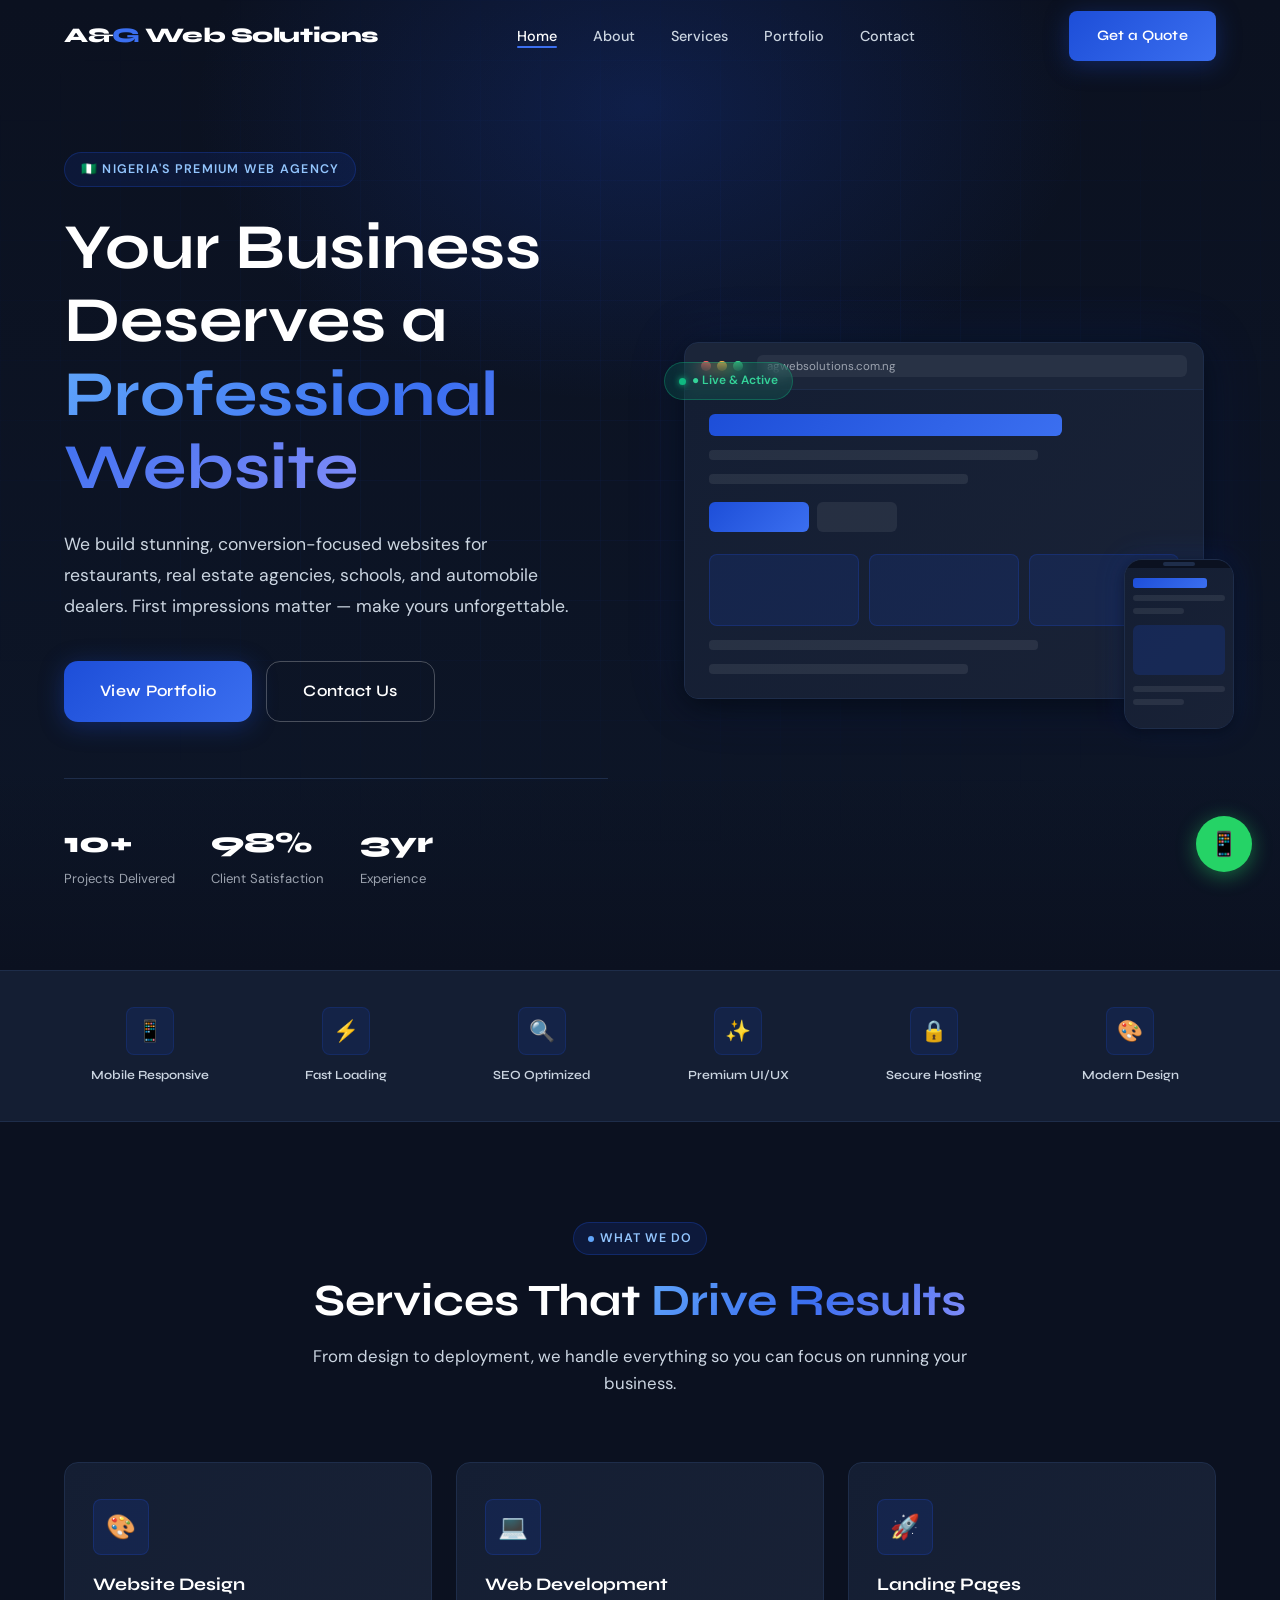
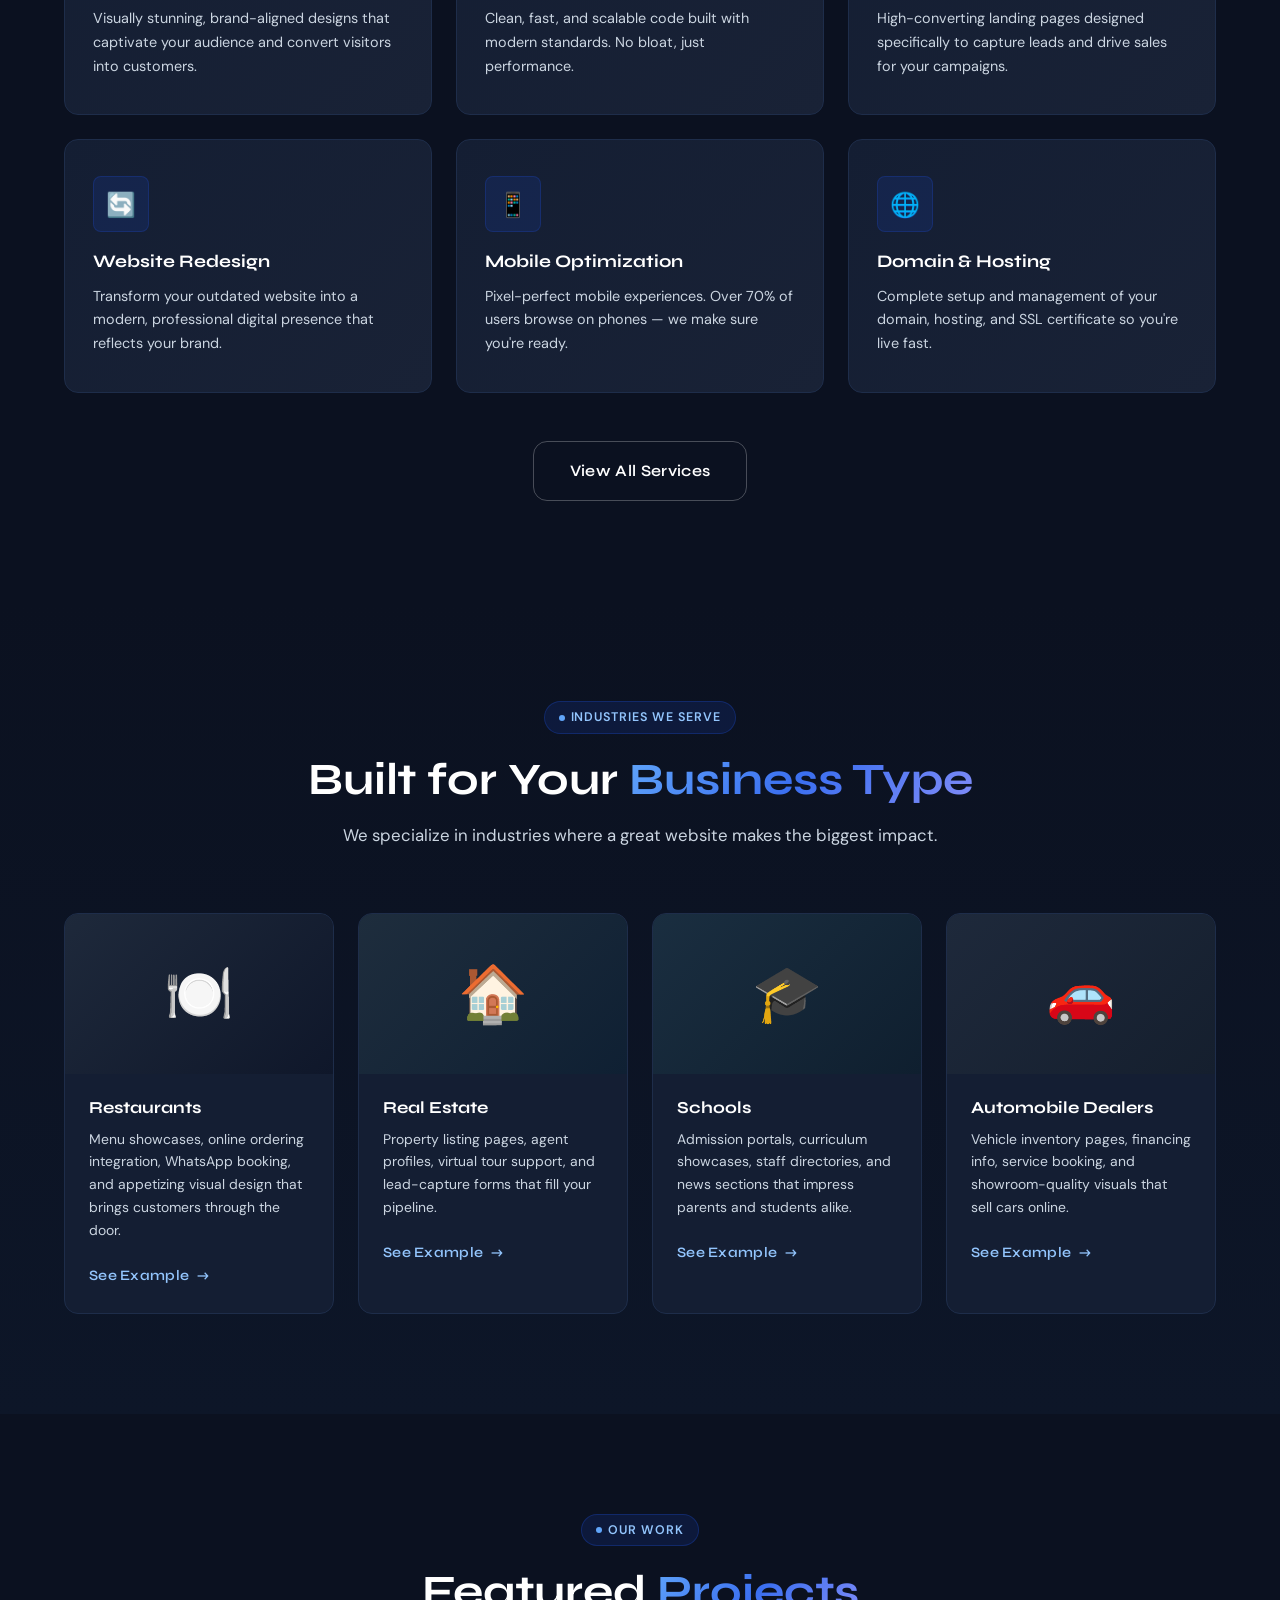
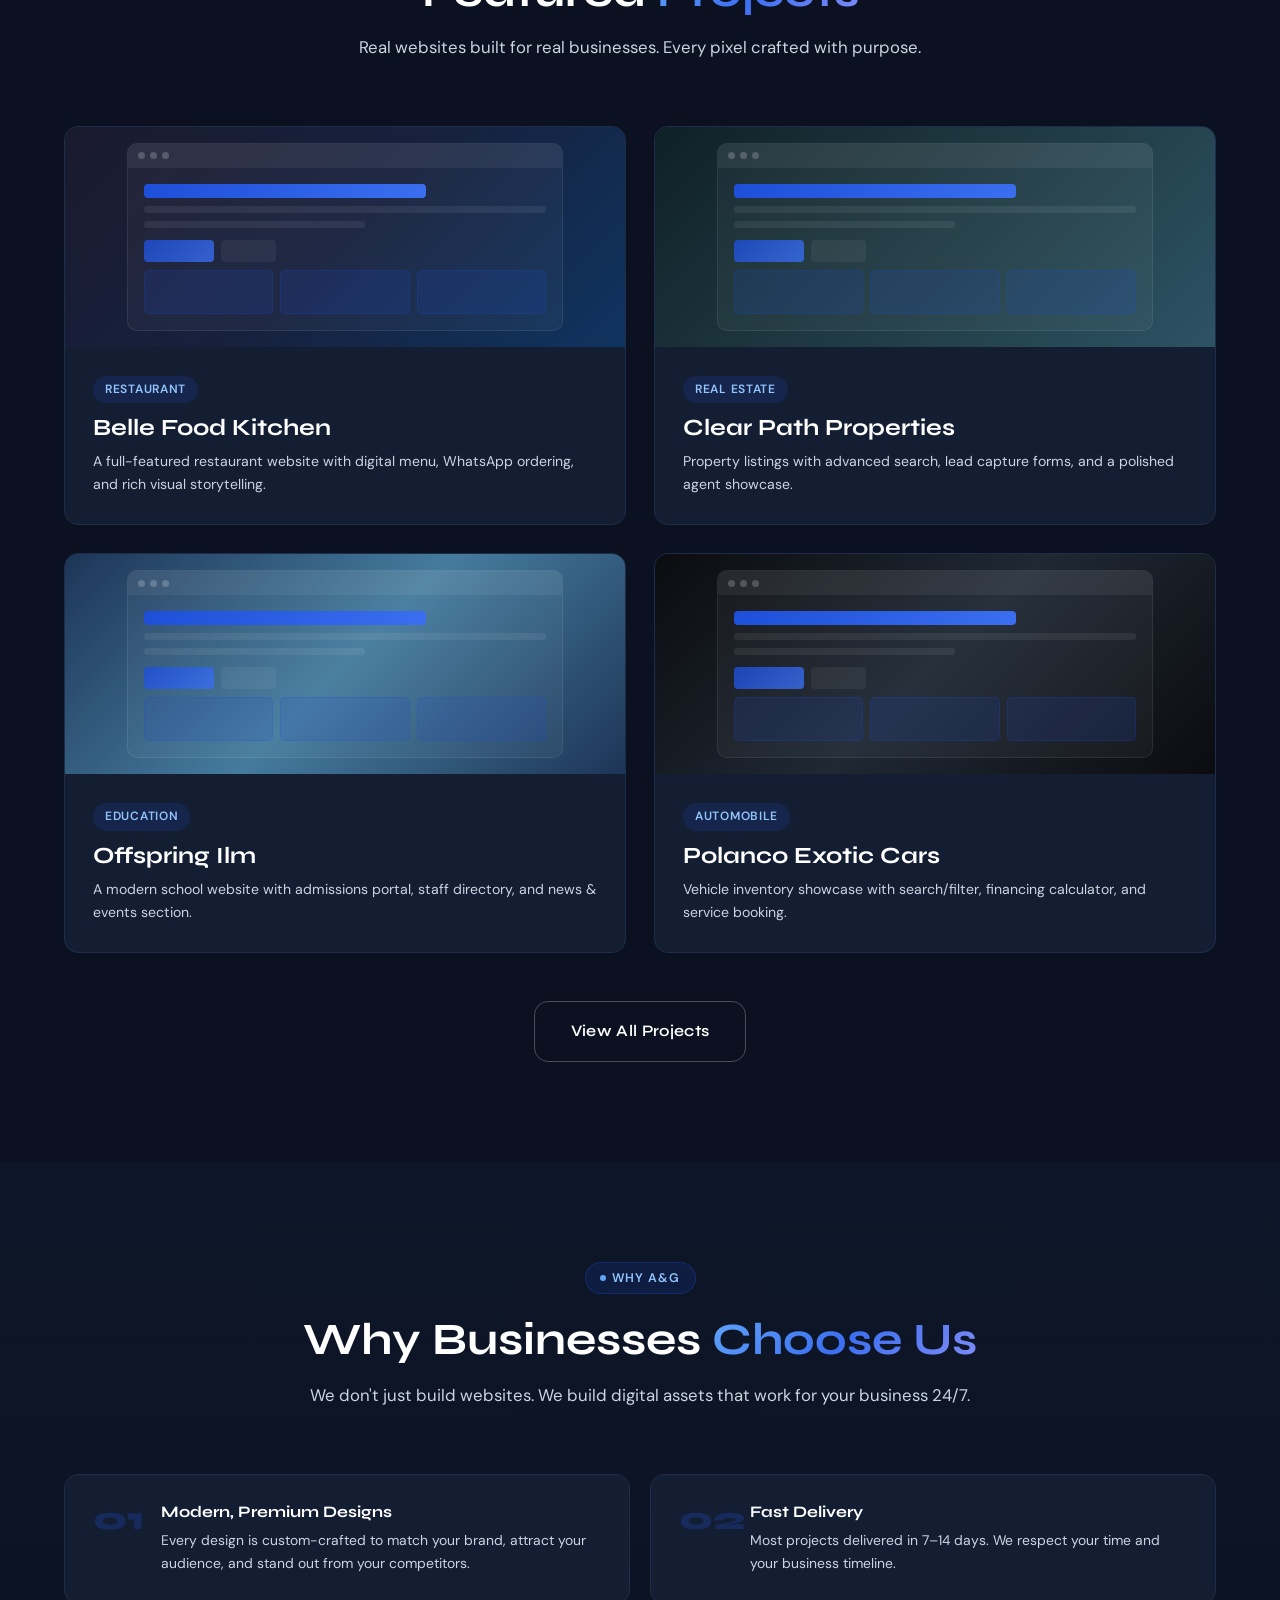
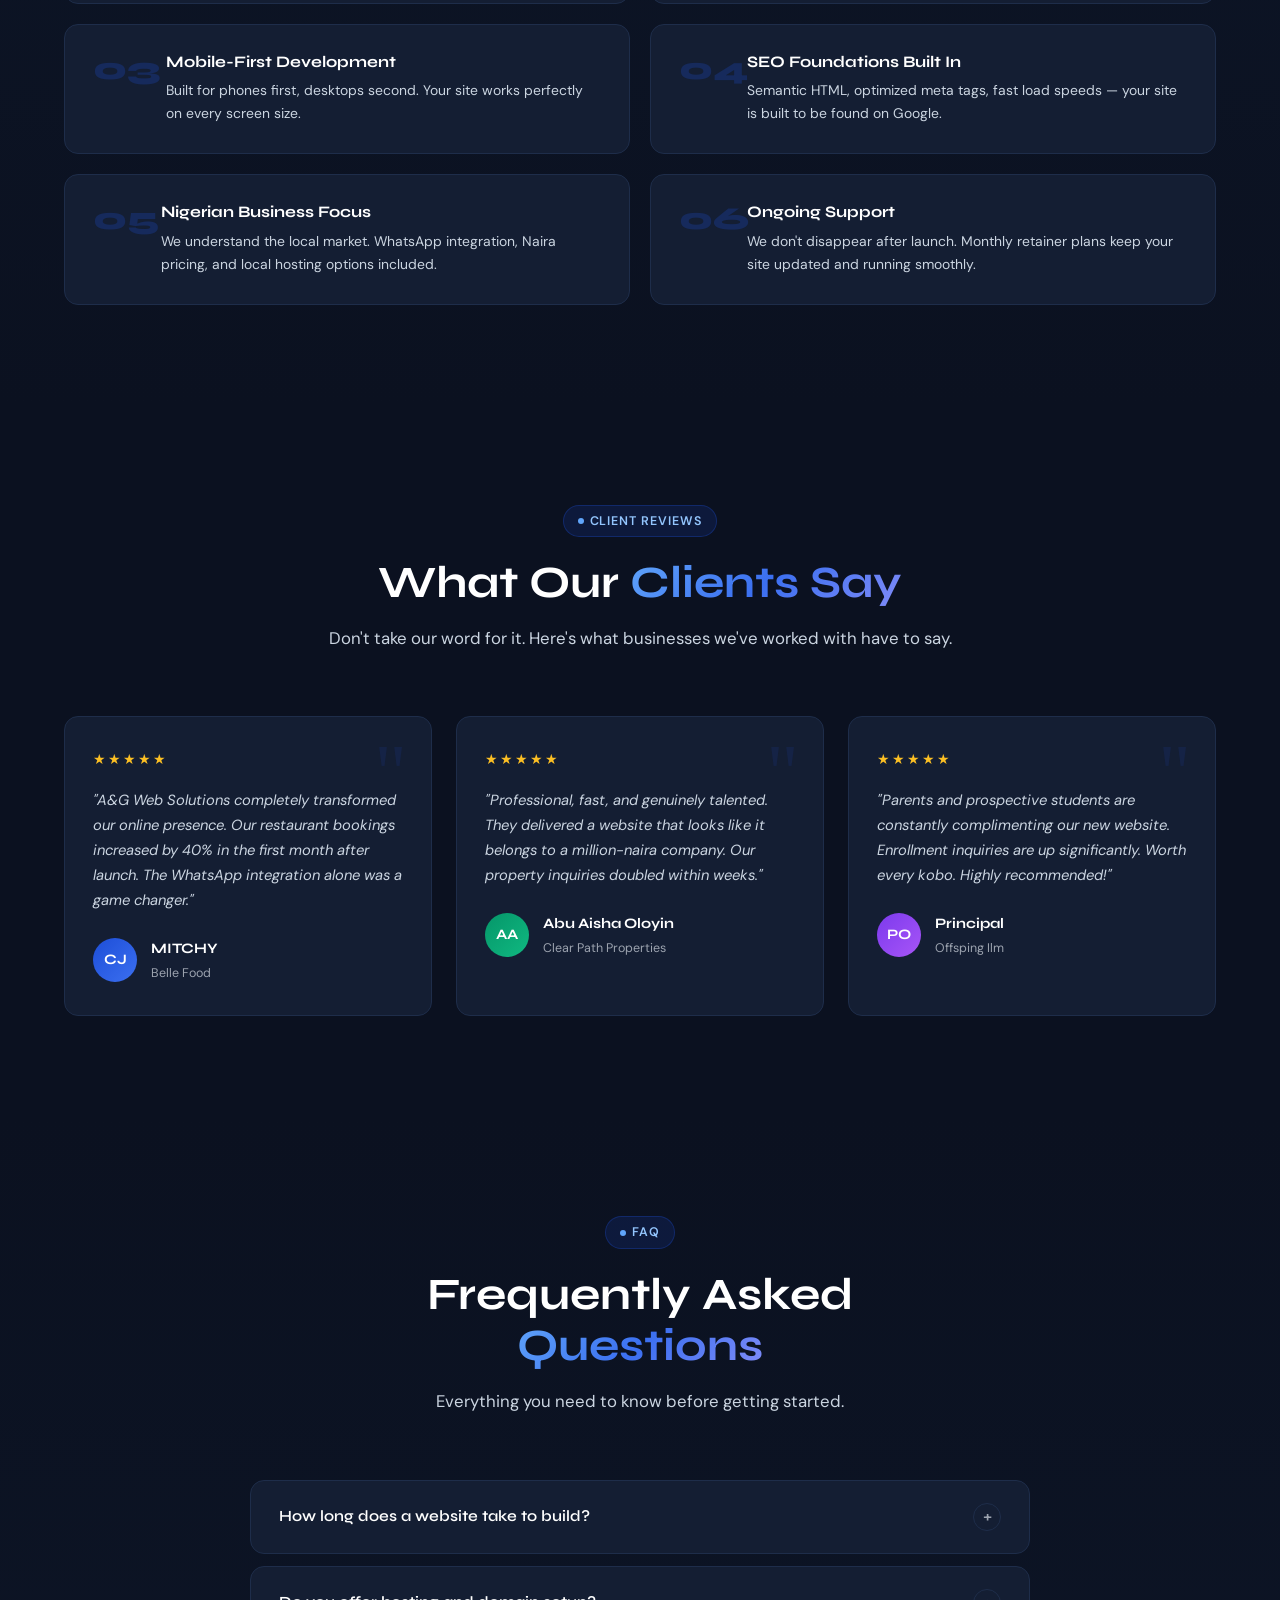
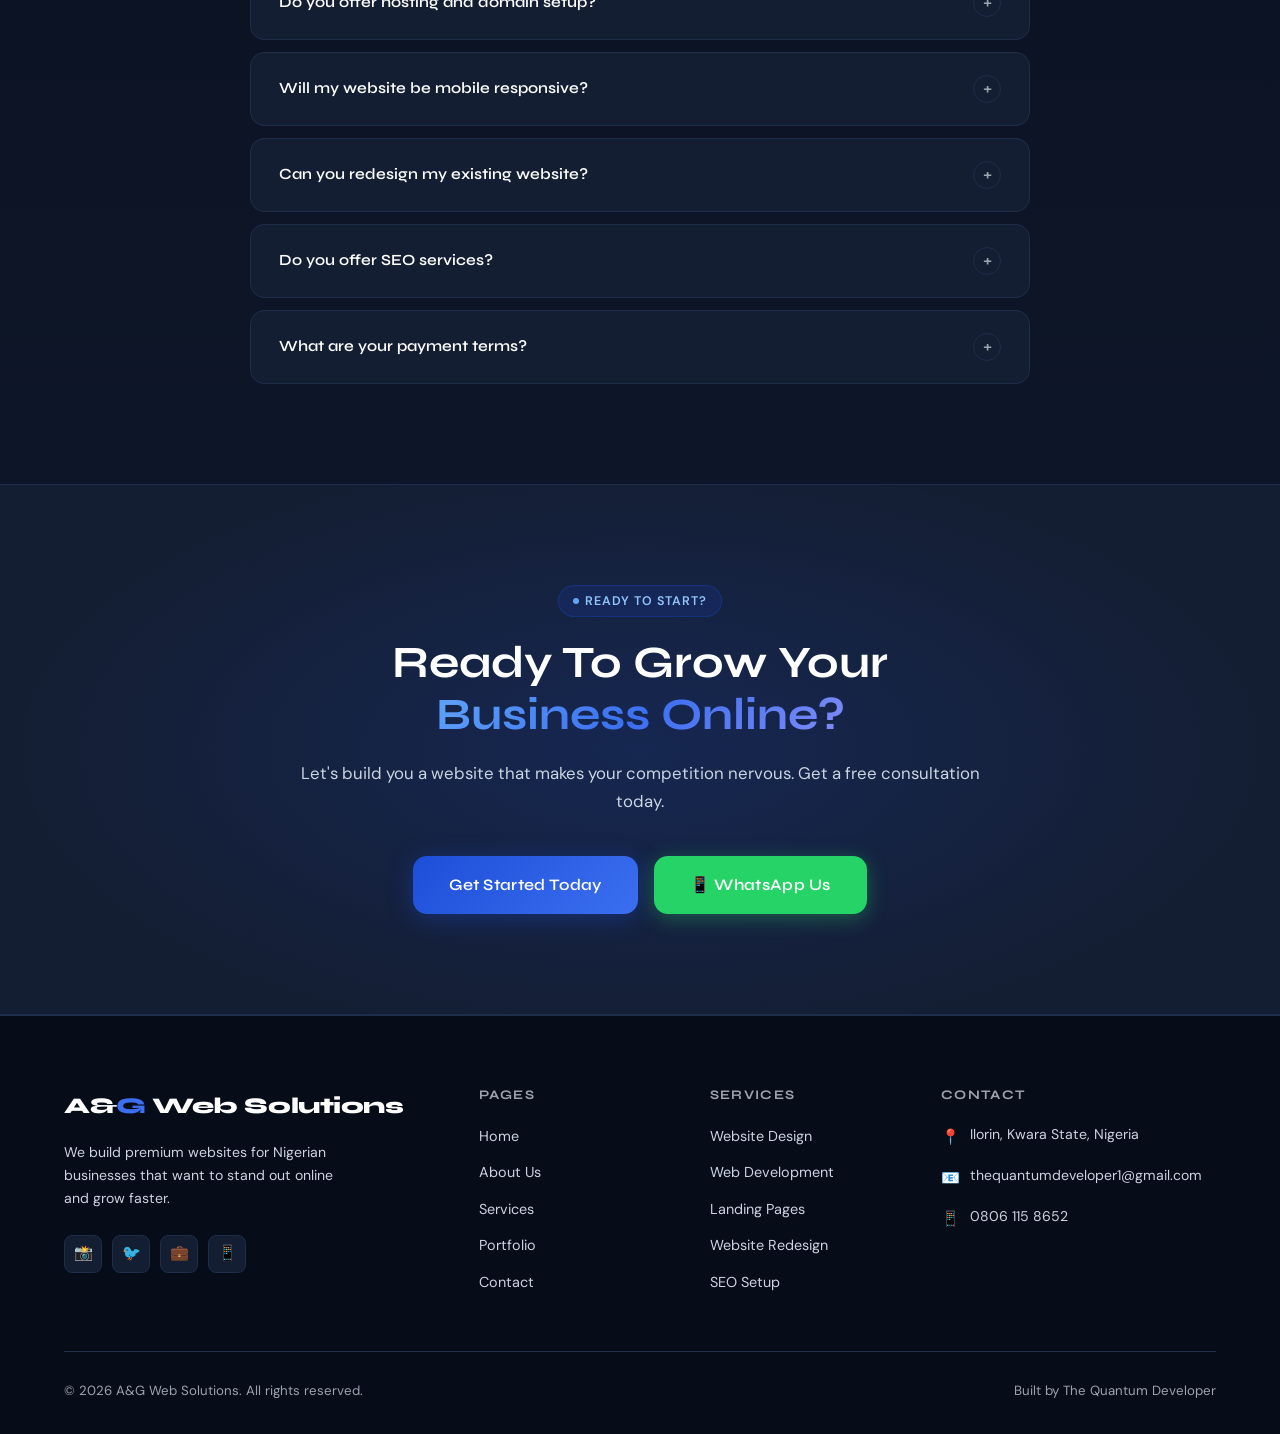
<file: agency-portfolio/agency-portfolio/index.html>
<!DOCTYPE html>
<html lang="en">
<head>
  <meta charset="UTF-8"/>
  <meta name="viewport" content="width=device-width, initial-scale=1.0"/>
  <meta name="description" content="A&G Web Solutions — Premium web design agency for restaurants, real estate, schools, and automobile dealers in Nigeria."/>
  <title>A&G Web Solutions | Premium Web Design Agency</title>
  <link rel="stylesheet" href="css/style.css"/>
  <link rel="stylesheet" href="css/animations.css"/>
  <link rel="stylesheet" href="css/responsive.css"/>
</head>
<body>

<!-- ── Navbar ─────────────────────────────────────────── -->
<nav id="navbar">
  <div class="container">
    <div class="nav-inner">
      <a href="index.html" class="nav-logo">A&amp;<span>G</span> Web Solutions</a>
      <ul class="nav-links">
        <li><a href="index.html" class="active">Home</a></li>
        <li><a href="about.html">About</a></li>
        <li><a href="services.html">Services</a></li>
        <li><a href="portfolio.html">Portfolio</a></li>
        <li><a href="contact.html">Contact</a></li>
      </ul>
      <a href="contact.html" class="btn btn-primary nav-cta">Get a Quote</a>
      <button class="hamburger" aria-label="Menu">
        <span></span><span></span><span></span>
      </button>
    </div>
  </div>
</nav>
<nav class="mobile-nav">
  <a href="index.html">Home</a>
  <a href="about.html">About</a>
  <a href="services.html">Services</a>
  <a href="portfolio.html">Portfolio</a>
  <a href="contact.html">Contact</a>
  <a href="contact.html" class="btn btn-primary">Get a Quote</a>
</nav>

<!-- ── Hero ────────────────────────────────────────────── -->
<section class="hero">
  <div class="hero-bg">
    <div class="hero-grid-bg"></div>
  </div>
  <div class="container">
    <div class="hero-content">
      <div class="hero-left">
        <span class="hero-eyebrow hero-anim hero-anim-1">🇳🇬 Nigeria's Premium Web Agency</span>
        <h1 class="hero-title hero-anim hero-anim-2">Your Business Deserves a <span class="gradient-text">Professional Website</span></h1>
        <p class="hero-sub hero-anim hero-anim-3">We build stunning, conversion-focused websites for restaurants, real estate agencies, schools, and automobile dealers. First impressions matter — make yours unforgettable.</p>
        <div class="hero-btns hero-anim hero-anim-4">
          <a href="portfolio.html" class="btn btn-primary btn-lg">View Portfolio</a>
          <a href="contact.html" class="btn btn-outline btn-lg">Contact Us</a>
        </div>
        <div class="hero-stats hero-anim hero-anim-5">
          <div class="stat-item">
            <div class="stat-num">10+</div>
            <div class="stat-label">Projects Delivered</div>
          </div>
          <div class="stat-item">
            <div class="stat-num">98%</div>
            <div class="stat-label">Client Satisfaction</div>
          </div>
          <div class="stat-item">
            <div class="stat-num">3yr</div>
            <div class="stat-label">Experience</div>
          </div>
        </div>
      </div>
      <div class="hero-visual hero-visual-anim">
        <div class="mockup-wrapper">
          <div class="floating-badge">● Live &amp; Active</div>
          <div class="mockup-browser">
            <div class="mockup-bar">
              <div class="mockup-dot"></div>
              <div class="mockup-dot"></div>
              <div class="mockup-dot"></div>
              <div class="mockup-url">agwebsolutions.com.ng</div>
            </div>
            <div class="mockup-screen">
              <div class="ms-hero-bar"></div>
              <div class="ms-line medium"></div>
              <div class="ms-line short"></div>
              <div class="ms-btn-row"><div class="ms-btn"></div><div class="ms-btn ghost"></div></div>
              <div class="ms-cards">
                <div class="ms-card"></div>
                <div class="ms-card"></div>
                <div class="ms-card"></div>
              </div>
              <div class="ms-line medium"></div>
              <div class="ms-line short"></div>
            </div>
          </div>
          <div class="mockup-mobile">
            <div class="mm-notch"></div>
            <div class="mm-screen">
              <div class="mm-bar"></div>
              <div class="mm-line"></div>
              <div class="mm-line short"></div>
              <div class="mm-img"></div>
              <div class="mm-line"></div>
              <div class="mm-line short"></div>
            </div>
          </div>
        </div>
      </div>
    </div>
  </div>
</section>

<!-- ── Trust Strip ──────────────────────────────────────── -->
<div class="trust-strip">
  <div class="container">
    <div class="trust-grid">
      <div class="trust-item reveal delay-1">
        <div class="trust-icon">📱</div>
        <span class="trust-label">Mobile Responsive</span>
      </div>
      <div class="trust-item reveal delay-2">
        <div class="trust-icon">⚡</div>
        <span class="trust-label">Fast Loading</span>
      </div>
      <div class="trust-item reveal delay-3">
        <div class="trust-icon">🔍</div>
        <span class="trust-label">SEO Optimized</span>
      </div>
      <div class="trust-item reveal delay-4">
        <div class="trust-icon">✨</div>
        <span class="trust-label">Premium UI/UX</span>
      </div>
      <div class="trust-item reveal delay-5">
        <div class="trust-icon">🔒</div>
        <span class="trust-label">Secure Hosting</span>
      </div>
      <div class="trust-item reveal delay-6">
        <div class="trust-icon">🎨</div>
        <span class="trust-label">Modern Design</span>
      </div>
    </div>
  </div>
</div>

<!-- ── Services ─────────────────────────────────────────── -->
<section class="section-py">
  <div class="container">
    <div class="section-header reveal">
      <span class="badge">What We Do</span>
      <h2>Services That <span class="gradient-text">Drive Results</span></h2>
      <p>From design to deployment, we handle everything so you can focus on running your business.</p>
    </div>
    <div class="services-grid">
      <div class="service-card reveal delay-1">
        <div class="service-icon">🎨</div>
        <h3>Website Design</h3>
        <p>Visually stunning, brand-aligned designs that captivate your audience and convert visitors into customers.</p>
      </div>
      <div class="service-card reveal delay-2">
        <div class="service-icon">💻</div>
        <h3>Web Development</h3>
        <p>Clean, fast, and scalable code built with modern standards. No bloat, just performance.</p>
      </div>
      <div class="service-card reveal delay-3">
        <div class="service-icon">🚀</div>
        <h3>Landing Pages</h3>
        <p>High-converting landing pages designed specifically to capture leads and drive sales for your campaigns.</p>
      </div>
      <div class="service-card reveal delay-1">
        <div class="service-icon">🔄</div>
        <h3>Website Redesign</h3>
        <p>Transform your outdated website into a modern, professional digital presence that reflects your brand.</p>
      </div>
      <div class="service-card reveal delay-2">
        <div class="service-icon">📱</div>
        <h3>Mobile Optimization</h3>
        <p>Pixel-perfect mobile experiences. Over 70% of users browse on phones — we make sure you're ready.</p>
      </div>
      <div class="service-card reveal delay-3">
        <div class="service-icon">🌐</div>
        <h3>Domain &amp; Hosting</h3>
        <p>Complete setup and management of your domain, hosting, and SSL certificate so you're live fast.</p>
      </div>
    </div>
    <div style="text-align:center;margin-top:48px" class="reveal">
      <a href="services.html" class="btn btn-outline btn-lg">View All Services</a>
    </div>
  </div>
</section>

<!-- ── Industries ───────────────────────────────────────── -->
<section class="section-py" style="background:linear-gradient(180deg,var(--navy) 0%,#0D1628 100%)">
  <div class="container">
    <div class="section-header reveal">
      <span class="badge">Industries We Serve</span>
      <h2>Built for Your <span class="gradient-text">Business Type</span></h2>
      <p>We specialize in  industries where a great website makes the biggest impact.</p>
    </div>
    <div class="industries-grid">
      <div class="industry-card reveal delay-1">
        <div class="industry-thumb rest">🍽️</div>
        <div class="industry-body">
          <h3>Restaurants</h3>
          <p>Menu showcases, online ordering integration, WhatsApp booking, and appetizing visual design that brings customers through the door.</p>
          <a href="projects/restaurant.html" class="btn btn-ghost">See Example <span class="arrow">→</span></a>
        </div>
      </div>
      <div class="industry-card reveal delay-2">
        <div class="industry-thumb real">🏠</div>
        <div class="industry-body">
          <h3>Real Estate</h3>
          <p>Property listing pages, agent profiles, virtual tour support, and lead-capture forms that fill your pipeline.</p>
          <a href="projects/real-estate.html" class="btn btn-ghost">See Example <span class="arrow">→</span></a>
        </div>
      </div>
      <div class="industry-card reveal delay-3">
        <div class="industry-thumb school">🎓</div>
        <div class="industry-body">
          <h3>Schools</h3>
          <p>Admission portals, curriculum showcases, staff directories, and news sections that impress parents and students alike.</p>
          <a href="projects/school.html" class="btn btn-ghost">See Example <span class="arrow">→</span></a>
        </div>
      </div>
      <div class="industry-card reveal delay-4">
        <div class="industry-thumb auto">🚗</div>
        <div class="industry-body">
          <h3>Automobile Dealers</h3>
          <p>Vehicle inventory pages, financing info, service booking, and showroom-quality visuals that sell cars online.</p>
          <a href="projects/automobile.html" class="btn btn-ghost">See Example <span class="arrow">→</span></a>
        </div>
      </div>
    </div>
  </div>
</section>

<!-- ── Featured Projects ─────────────────────────────────── -->
<section class="section-py">
  <div class="container">
    <div class="section-header reveal">
      <span class="badge">Our Work</span>
      <h2>Featured <span class="gradient-text">Projects</span></h2>
      <p>Real websites built for real businesses. Every pixel crafted with purpose.</p>
    </div>
    <div class="portfolio-grid">
      <div class="project-card reveal delay-1">
        <div class="project-thumb t1">
          <div class="project-preview">
            <div class="pp-top"><div class="pp-dot"></div><div class="pp-dot"></div><div class="pp-dot"></div></div>
            <div class="pp-body">
              <div class="pp-h"></div>
              <div class="pp-l"></div><div class="pp-l s"></div>
              <div class="pp-btns"><div class="pp-btn"></div><div class="pp-btn g"></div></div>
              <div class="pp-cards"><div class="pp-card"></div><div class="pp-card"></div><div class="pp-card"></div></div>
            </div>
          </div>
          <div class="project-overlay">
            <a href="https://belle-food-41d7.vercel.app/" class="btn btn-primary">View Project</a>
          </div>
        </div>
        <div class="project-info">
          <span class="project-tag">Restaurant</span>
          <h3>Belle Food Kitchen</h3>
          <p>A full-featured restaurant website with digital menu, WhatsApp ordering, and rich visual storytelling.</p>
        </div>
      </div>
      <div class="project-card reveal delay-2">
        <div class="project-thumb t2">
          <div class="project-preview">
            <div class="pp-top"><div class="pp-dot"></div><div class="pp-dot"></div><div class="pp-dot"></div></div>
            <div class="pp-body">
              <div class="pp-h"></div>
              <div class="pp-l"></div><div class="pp-l s"></div>
              <div class="pp-btns"><div class="pp-btn"></div><div class="pp-btn g"></div></div>
              <div class="pp-cards"><div class="pp-card"></div><div class="pp-card"></div><div class="pp-card"></div></div>
            </div>
          </div>
          <div class="project-overlay">
            <a href="" class="btn btn-primary">View Project</a>
          </div>
        </div>
        <div class="project-info">
          <span class="project-tag">Real Estate</span>
          <h3>Clear Path Properties</h3>
          <p>Property listings with advanced search, lead capture forms, and a polished agent showcase.</p>
        </div>
      </div>
      <div class="project-card reveal delay-1">
        <div class="project-thumb t3">
          <div class="project-preview">
            <div class="pp-top"><div class="pp-dot"></div><div class="pp-dot"></div><div class="pp-dot"></div></div>
            <div class="pp-body">
              <div class="pp-h"></div>
              <div class="pp-l"></div><div class="pp-l s"></div>
              <div class="pp-btns"><div class="pp-btn"></div><div class="pp-btn g"></div></div>
              <div class="pp-cards"><div class="pp-card"></div><div class="pp-card"></div><div class="pp-card"></div></div>
            </div>
          </div>
          <div class="project-overlay">
            <a href="" class="btn btn-primary">View Project</a>
          </div>
        </div>
        <div class="project-info">
          <span class="project-tag">Education</span>
          <h3>Offspring Ilm</h3>
          <p>A modern school website with admissions portal, staff directory, and news & events section.</p>
        </div>
      </div>
      <div class="project-card reveal delay-2">
        <div class="project-thumb t4">
          <div class="project-preview">
            <div class="pp-top"><div class="pp-dot"></div><div class="pp-dot"></div><div class="pp-dot"></div></div>
            <div class="pp-body">
              <div class="pp-h"></div>
              <div class="pp-l"></div><div class="pp-l s"></div>
              <div class="pp-btns"><div class="pp-btn"></div><div class="pp-btn g"></div></div>
              <div class="pp-cards"><div class="pp-card"></div><div class="pp-card"></div><div class="pp-card"></div></div>
            </div>
          </div>
          <div class="project-overlay">
            <a href="https://polanco-cars.vercel.app/" class="btn btn-primary">View Project</a>
          </div>
        </div>
        <div class="project-info">
          <span class="project-tag">Automobile</span>
          <h3>Polanco Exotic Cars</h3>
          <p>Vehicle inventory showcase with search/filter, financing calculator, and service booking.</p>
        </div>
      </div>
    </div>
    <div style="text-align:center;margin-top:48px" class="reveal">
      <a href="portfolio.html" class="btn btn-outline btn-lg">View All Projects</a>
    </div>
  </div>
</section>

<!-- ── Why Choose Us ──────────────────────────────────────── -->
<section class="section-py" style="background:linear-gradient(180deg,#0D1628 0%,var(--navy) 100%)">
  <div class="container">
    <div class="section-header reveal">
      <span class="badge">Why A&amp;G</span>
      <h2>Why Businesses <span class="gradient-text">Choose Us</span></h2>
      <p>We don't just build websites. We build digital assets that work for your business 24/7.</p>
    </div>
    <div class="why-grid">
      <div class="why-item reveal delay-1">
        <div class="why-num">01</div>
        <div class="why-text">
          <h4>Modern, Premium Designs</h4>
          <p>Every design is custom-crafted to match your brand, attract your audience, and stand out from your competitors.</p>
        </div>
      </div>
      <div class="why-item reveal delay-2">
        <div class="why-num">02</div>
        <div class="why-text">
          <h4>Fast Delivery</h4>
          <p>Most projects delivered in 7–14 days. We respect your time and your business timeline.</p>
        </div>
      </div>
      <div class="why-item reveal delay-1">
        <div class="why-num">03</div>
        <div class="why-text">
          <h4>Mobile-First Development</h4>
          <p>Built for phones first, desktops second. Your site works perfectly on every screen size.</p>
        </div>
      </div>
      <div class="why-item reveal delay-2">
        <div class="why-num">04</div>
        <div class="why-text">
          <h4>SEO Foundations Built In</h4>
          <p>Semantic HTML, optimized meta tags, fast load speeds — your site is built to be found on Google.</p>
        </div>
      </div>
      <div class="why-item reveal delay-1">
        <div class="why-num">05</div>
        <div class="why-text">
          <h4>Nigerian Business Focus</h4>
          <p>We understand the local market. WhatsApp integration, Naira pricing, and local hosting options included.</p>
        </div>
      </div>
      <div class="why-item reveal delay-2">
        <div class="why-num">06</div>
        <div class="why-text">
          <h4>Ongoing Support</h4>
          <p>We don't disappear after launch. Monthly retainer plans keep your site updated and running smoothly.</p>
        </div>
      </div>
    </div>
  </div>
</section>

<!-- ── Testimonials ───────────────────────────────────────── -->
<section class="section-py">
  <div class="container">
    <div class="section-header reveal">
      <span class="badge">Client Reviews</span>
      <h2>What Our <span class="gradient-text">Clients Say</span></h2>
      <p>Don't take our word for it. Here's what businesses we've worked with have to say.</p>
    </div>
    <div class="testimonials-grid">
      <div class="testi-card reveal delay-1">
        <div class="testi-stars">★★★★★</div>
        <p class="testi-text">"A&G Web Solutions completely transformed our online presence. Our restaurant bookings increased by 40% in the first month after launch. The WhatsApp integration alone was a game changer."</p>
        <div class="testi-author">
          <div class="testi-avatar av1">CJ</div>
          <div>
            <div class="testi-name">MITCHY</div>
            <div class="testi-biz">Belle Food</div>
          </div>
        </div>
      </div>
      <div class="testi-card reveal delay-2">
        <div class="testi-stars">★★★★★</div>
        <p class="testi-text">"Professional, fast, and genuinely talented. They delivered a website that looks like it belongs to a million-naira company. Our property inquiries doubled within weeks."</p>
        <div class="testi-author">
          <div class="testi-avatar av2">AA</div>
          <div>
            <div class="testi-name">Abu Aisha Oloyin</div>
            <div class="testi-biz">Clear Path Properties</div>
          </div>
        </div>
      </div>
      <div class="testi-card reveal delay-3">
        <div class="testi-stars">★★★★★</div>
        <p class="testi-text">"Parents and prospective students are constantly complimenting our new website. Enrollment inquiries are up significantly. Worth every kobo. Highly recommended!"</p>
        <div class="testi-author">
          <div class="testi-avatar av3">PO</div>
          <div>
            <div class="testi-name">Principal </div>
            <div class="testi-biz">Offsping Ilm</div>
          </div>
        </div>
      </div>
    </div>
  </div>
</section>

<!-- ── FAQ ────────────────────────────────────────────────── -->
<section class="section-py" style="background:linear-gradient(180deg,var(--navy) 0%,#0D1628 100%)">
  <div class="container">
    <div class="section-header reveal">
      <span class="badge">FAQ</span>
      <h2>Frequently Asked <span class="gradient-text">Questions</span></h2>
      <p>Everything you need to know before getting started.</p>
    </div>
    <div class="faq-list">
      <div class="faq-item reveal">
        <div class="faq-q">How long does a website take to build? <span class="faq-icon">+</span></div>
        <div class="faq-a"><div class="faq-a-inner">Most standard websites are delivered within 7–14 business days. Complex projects with custom features may take 2–4 weeks. We'll give you a clear timeline before we start.</div></div>
      </div>
      <div class="faq-item reveal">
        <div class="faq-q">Do you offer hosting and domain setup? <span class="faq-icon">+</span></div>
        <div class="faq-a"><div class="faq-a-inner">Yes! We handle everything — domain registration, hosting setup, SSL certificate, and email configuration. You can also use your existing hosting if preferred.</div></div>
      </div>
      <div class="faq-item reveal">
        <div class="faq-q">Will my website be mobile responsive? <span class="faq-icon">+</span></div>
        <div class="faq-a"><div class="faq-a-inner">Absolutely. Every website we build is fully responsive and tested on multiple devices and screen sizes. Mobile-first design is our standard, not an add-on.</div></div>
      </div>
      <div class="faq-item reveal">
        <div class="faq-q">Can you redesign my existing website? <span class="faq-icon">+</span></div>
        <div class="faq-a"><div class="faq-a-inner">Yes. We offer complete website redesigns. We'll review your current site, understand what's working, and build you something significantly better while preserving your SEO value.</div></div>
      </div>
      <div class="faq-item reveal">
        <div class="faq-q">Do you offer SEO services? <span class="faq-icon">+</span></div>
        <div class="faq-a"><div class="faq-a-inner">All our websites include basic on-page SEO — proper meta tags, semantic HTML, image optimization, and fast loading speeds. Extended SEO packages are available as an add-on.</div></div>
      </div>
      <div class="faq-item reveal">
        <div class="faq-q">What are your payment terms? <span class="faq-icon">+</span></div>
        <div class="faq-a"><div class="faq-a-inner">We typically require 50% upfront and 50% on delivery. We accept bank transfer and mobile payments. Milestone payments are available for larger projects.</div></div>
      </div>
    </div>
  </div>
</section>

<!-- ── CTA Banner ─────────────────────────────────────────── -->
<section class="cta-banner">
  <div class="container">
    <div class="cta-inner reveal">
      <span class="badge">Ready to Start?</span>
      <h2>Ready To Grow Your <span class="gradient-text">Business Online?</span></h2>
      <p>Let's build you a website that makes your competition nervous. Get a free consultation today.</p>
      <div class="cta-btns">
        <a href="contact.html" class="btn btn-primary btn-lg">Get Started Today</a>
        <a href="https://wa.me/2348061158652?text=Hello,%20I%20am%20interested%20in%20your%20web%20design%20services." class="btn btn-whatsapp btn-lg" target="_blank" rel="noopener">📱 WhatsApp Us</a>
      </div>
    </div>
  </div>
</section>

<!-- ── Footer ─────────────────────────────────────────────── -->
<footer>
  <div class="container">
    <div class="footer-grid">
      <div class="footer-brand">
        <a href="index.html" class="nav-logo">A&amp;<span>G</span> Web Solutions</a>
        <p>We build premium websites for Nigerian businesses that want to stand out online and grow faster.</p>
        <div class="footer-social">
          <a href="#" class="social-btn" aria-label="Instagram">📸</a>
          <a href="#" class="social-btn" aria-label="Twitter">🐦</a>
          <a href="#" class="social-btn" aria-label="LinkedIn">💼</a>
          <a href="#" class="social-btn" aria-label="WhatsApp">📱</a>
        </div>
      </div>
      <div class="footer-col">
        <h5>Pages</h5>
        <ul>
          <li><a href="index.html">Home</a></li>
          <li><a href="about.html">About Us</a></li>
          <li><a href="services.html">Services</a></li>
          <li><a href="portfolio.html">Portfolio</a></li>
          <li><a href="contact.html">Contact</a></li>
        </ul>
      </div>
      <div class="footer-col">
        <h5>Services</h5>
        <ul>
          <li><a href="services.html">Website Design</a></li>
          <li><a href="services.html">Web Development</a></li>
          <li><a href="services.html">Landing Pages</a></li>
          <li><a href="services.html">Website Redesign</a></li>
          <li><a href="services.html">SEO Setup</a></li>
        </ul>
      </div>
      <div class="footer-col">
        <h5>Contact</h5>
        <div class="footer-contact-item">
          <span class="icon">📍</span>
          <p>Ilorin, Kwara State, Nigeria</p>
        </div>
        <div class="footer-contact-item">
          <span class="icon">📧</span>
          <p>thequantumdeveloper1@gmail.com</p>
        </div>
        <div class="footer-contact-item">
          <span class="icon">📱</span>
          <p>0806 115 8652</p>
        </div>
      </div>
    </div>
    <div class="footer-bottom">
      <p>&copy; 2026 A&amp;G Web Solutions. All rights reserved.</p>
      <p>Built by <a href="https://my-personal-portfolio-the-quantum-c.vercel.app/">The Quantum Developer</a></p>
    </div>
  </div>
</footer>

<!-- WhatsApp Float -->
<a href="https://wa.me/2348061158652?text=Hello,%20I%20want%20a%20website%20for%20my%20business." class="wa-float" target="_blank" rel="noopener" aria-label="WhatsApp">📱</a>

<script src="js/navbar.js"></script>
<script src="js/animations.js"></script>
<script src="js/main.js"></script>
</body>
</html>
</file>
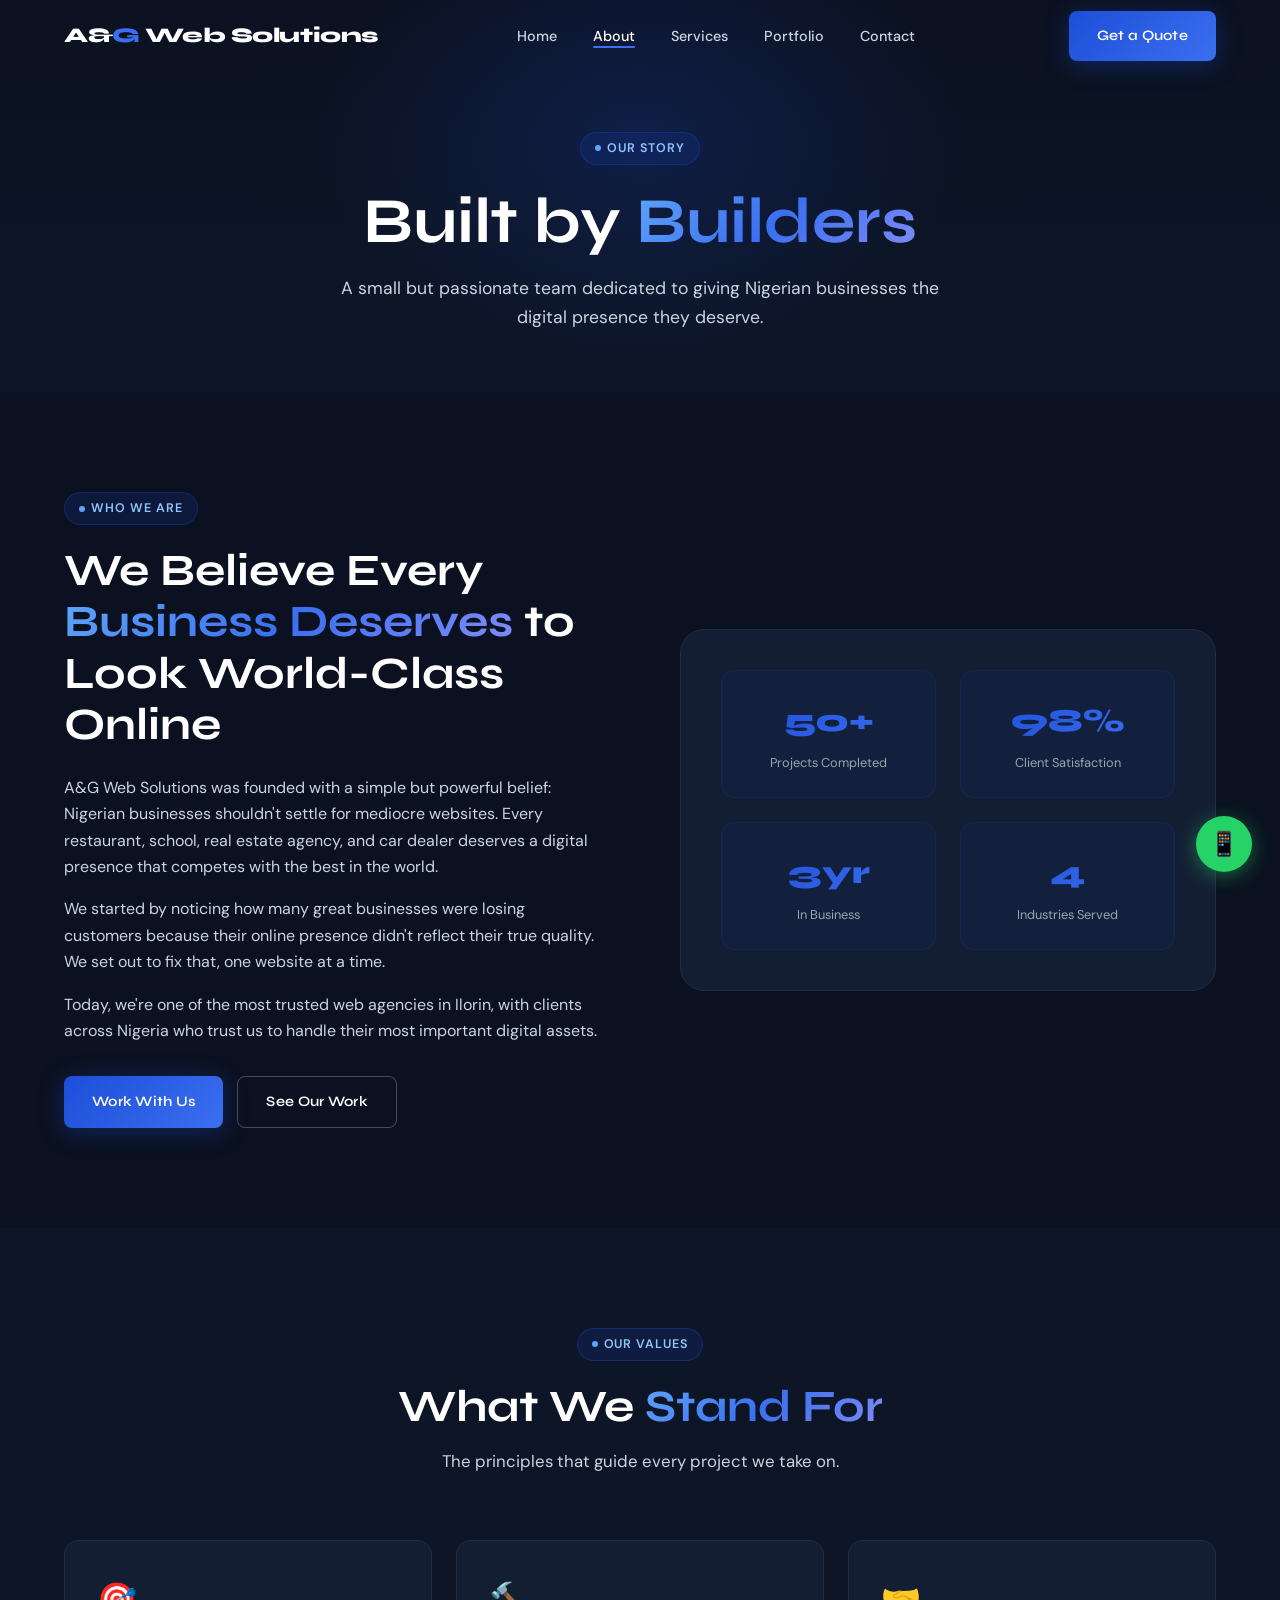
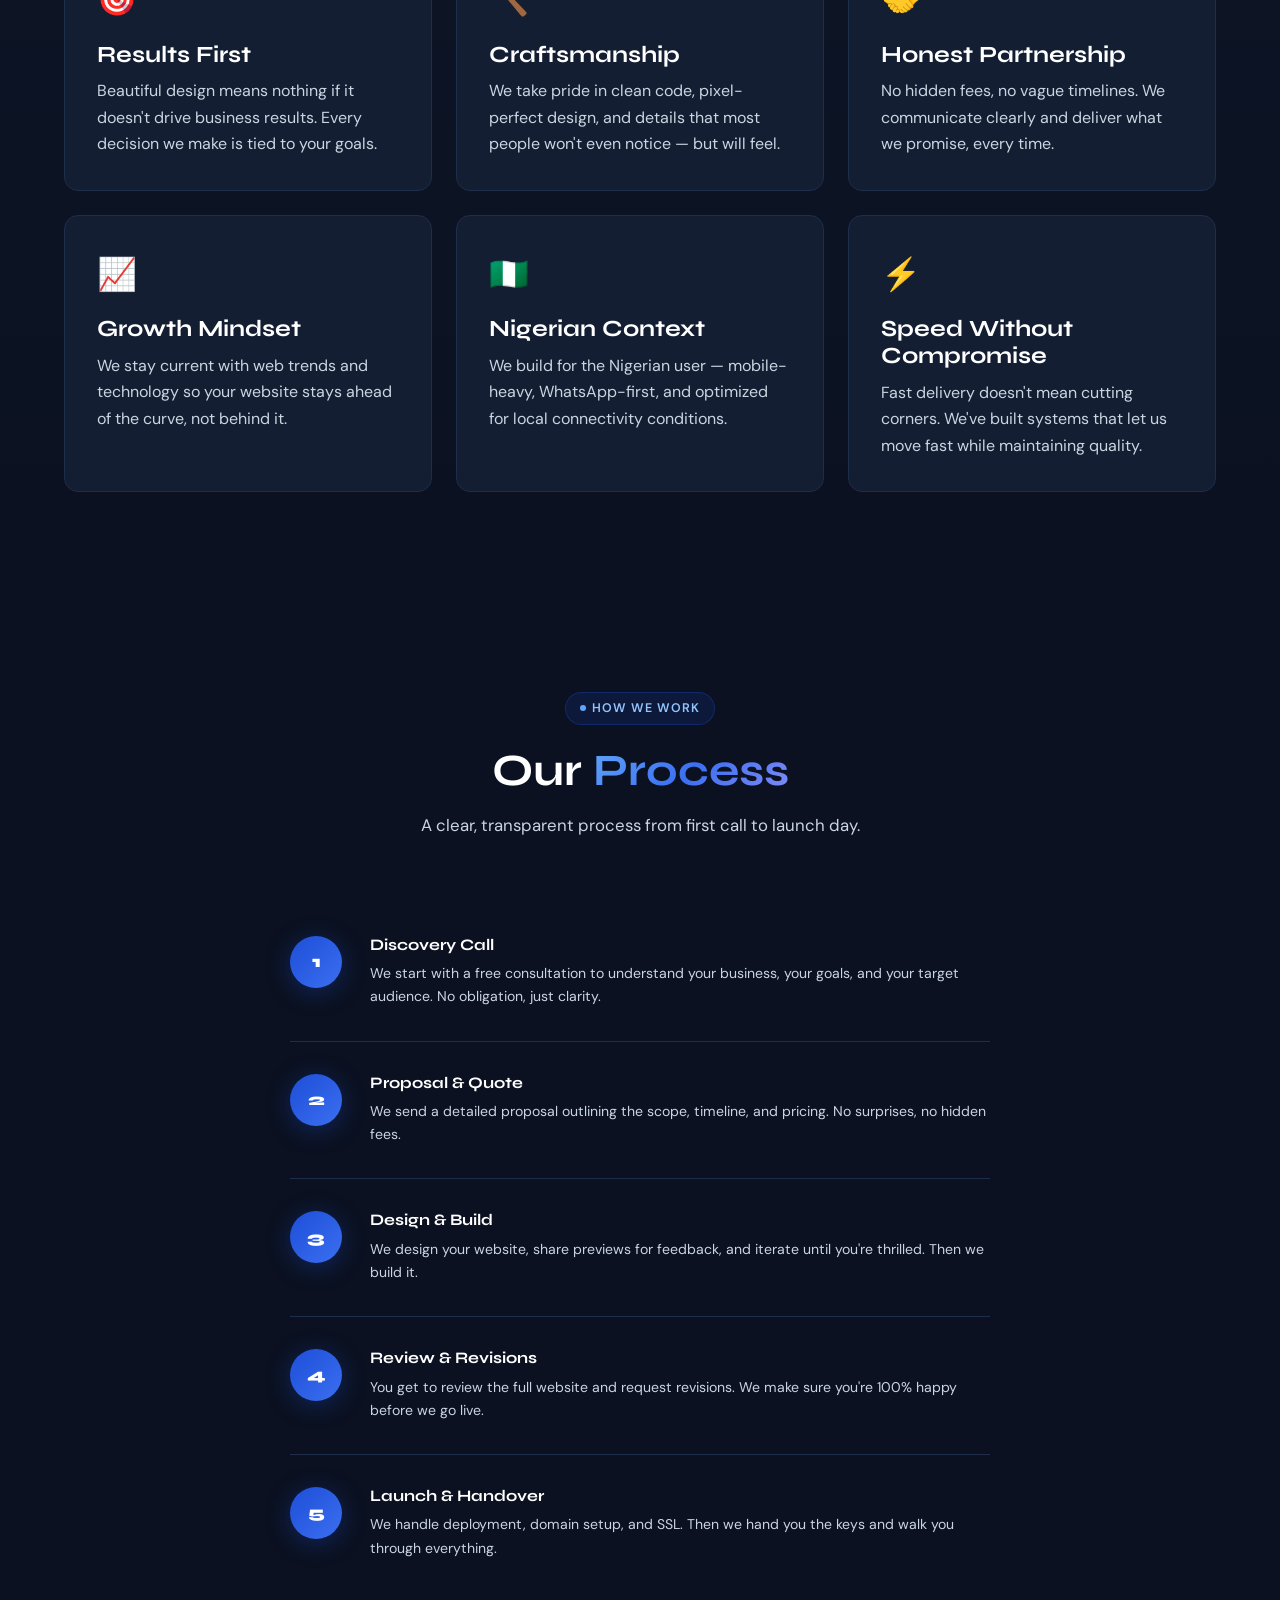
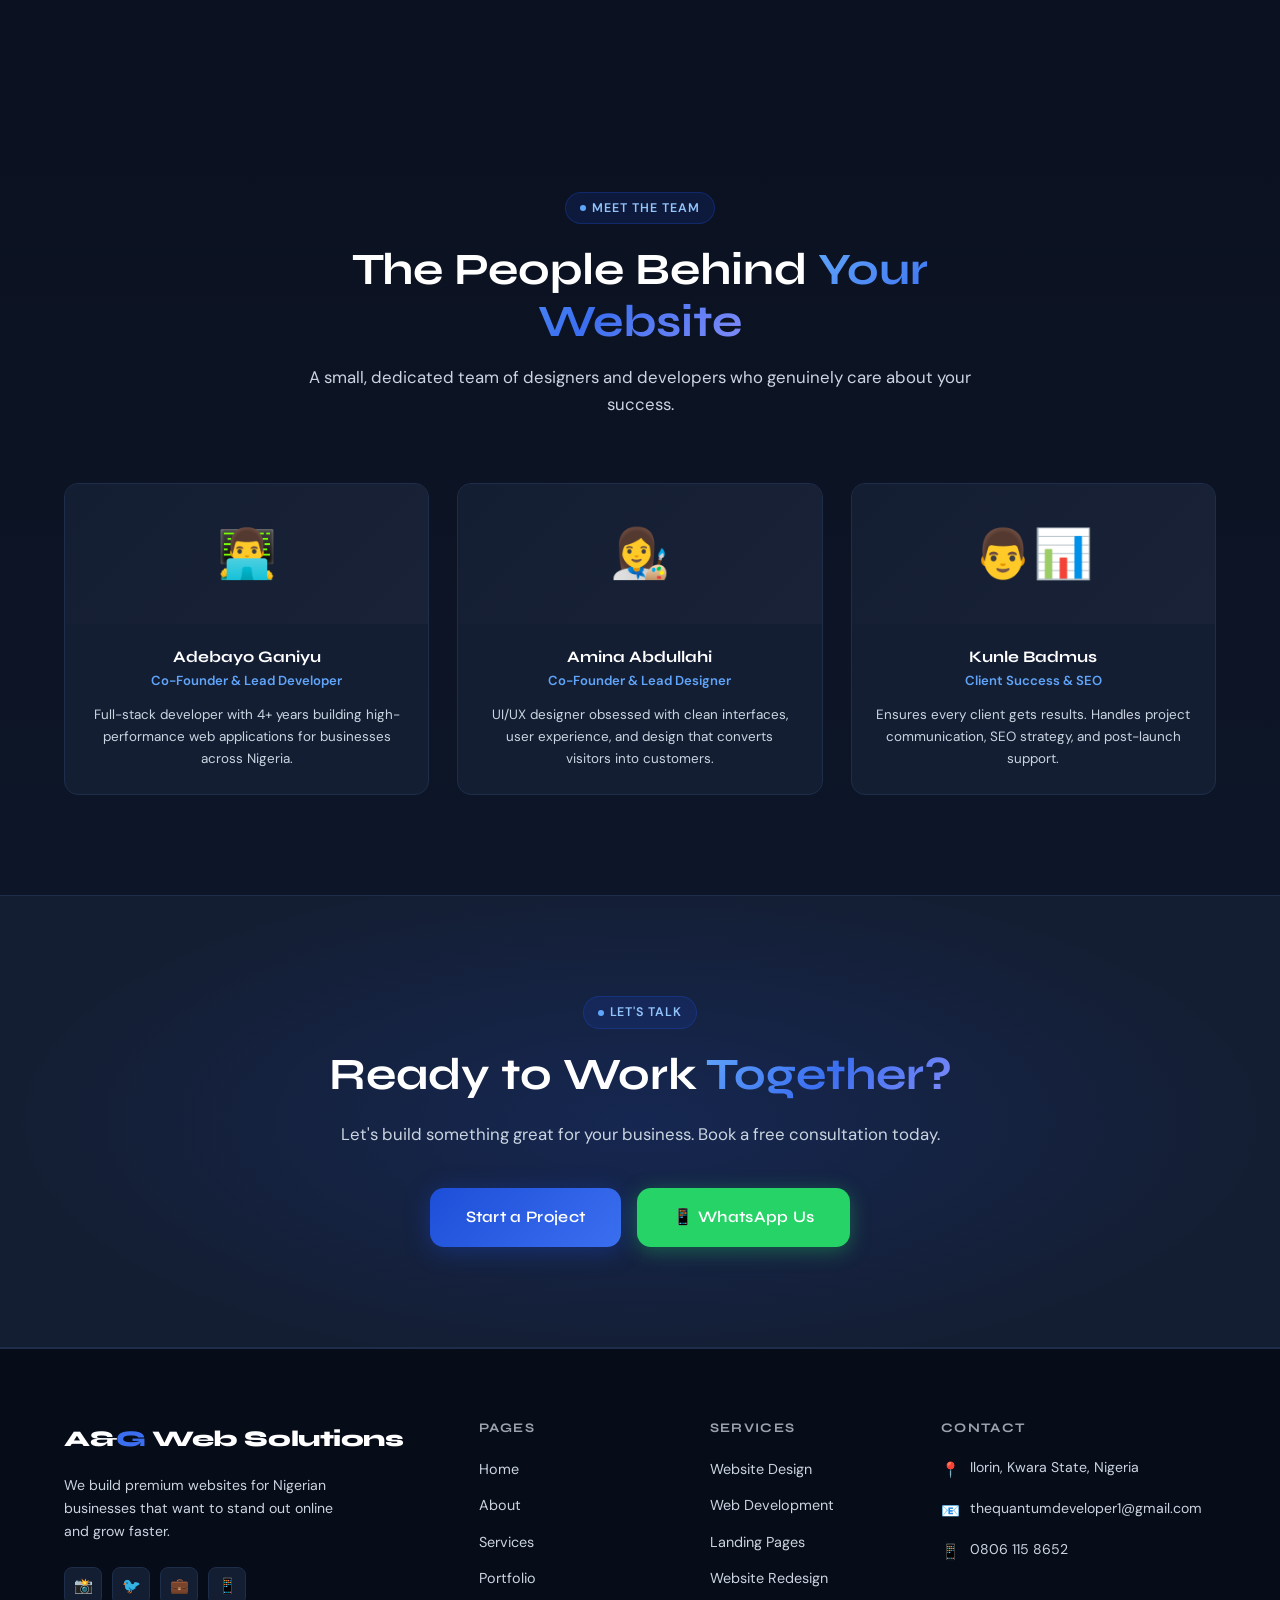
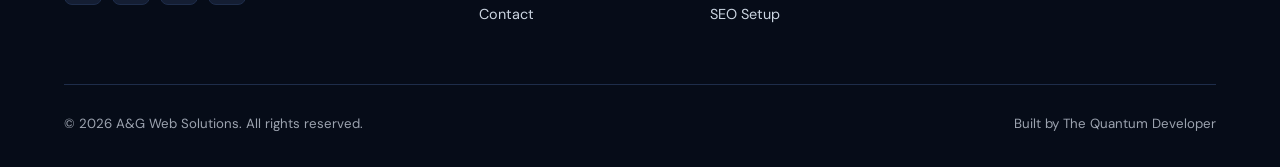
<file: agency-portfolio/agency-portfolio/about.html>
<!DOCTYPE html>
<html lang="en">
<head>
  <meta charset="UTF-8"/>
  <meta name="viewport" content="width=device-width, initial-scale=1.0"/>
  <meta name="description" content="About A&G Web Solutions — Our story, mission, team, and process."/>
  <title>About Us | A&G Web Solutions</title>
  <link rel="stylesheet" href="css/style.css"/>
  <link rel="stylesheet" href="css/animations.css"/>
  <link rel="stylesheet" href="css/responsive.css"/>
</head>
<body>

<nav id="navbar">
  <div class="container">
    <div class="nav-inner">
      <a href="index.html" class="nav-logo">A&amp;<span>G</span> Web Solutions</a>
      <ul class="nav-links">
        <li><a href="index.html">Home</a></li>
        <li><a href="about.html" class="active">About</a></li>
        <li><a href="services.html">Services</a></li>
        <li><a href="portfolio.html">Portfolio</a></li>
        <li><a href="contact.html">Contact</a></li>
      </ul>
      <a href="contact.html" class="btn btn-primary nav-cta">Get a Quote</a>
      <button class="hamburger" aria-label="Menu"><span></span><span></span><span></span></button>
    </div>
  </div>
</nav>
<nav class="mobile-nav">
  <a href="index.html">Home</a><a href="about.html">About</a><a href="services.html">Services</a><a href="portfolio.html">Portfolio</a><a href="contact.html">Contact</a>
  <a href="contact.html" class="btn btn-primary">Get a Quote</a>
</nav>

<!-- Page Hero -->
<section class="page-hero">
  <div class="container">
    <div class="page-hero-content page-hero-anim">
      <span class="badge">Our Story</span>
      <h1>Built by <span class="gradient-text">Builders</span></h1>
      <p>A small but passionate team dedicated to giving Nigerian businesses the digital presence they deserve.</p>
    </div>
  </div>
</section>

<!-- Story Section -->
<section class="section-py">
  <div class="container">
    <div class="about-story">
      <div class="about-story-text">
        <span class="badge reveal">Who We Are</span>
        <h2 class="reveal">We Believe Every <span class="gradient-text">Business Deserves</span> to Look World-Class Online</h2>
        <p class="reveal">A&G Web Solutions was founded with a simple but powerful belief: Nigerian businesses shouldn't settle for mediocre websites. Every restaurant, school, real estate agency, and car dealer deserves a digital presence that competes with the best in the world.</p>
        <p class="reveal">We started by noticing how many great businesses were losing customers because their online presence didn't reflect their true quality. We set out to fix that, one website at a time.</p>
        <p class="reveal">Today, we're one of the most trusted web agencies in Ilorin, with clients across Nigeria who trust us to handle their most important digital assets.</p>
        <div style="display:flex;gap:14px;margin-top:32px" class="reveal">
          <a href="contact.html" class="btn btn-primary">Work With Us</a>
          <a href="portfolio.html" class="btn btn-outline">See Our Work</a>
        </div>
      </div>
      <div class="story-visual reveal-right">
        <div class="story-card">
          <div class="story-metrics">
            <div class="metric">
              <div class="metric-val">50+</div>
              <div class="metric-label">Projects Completed</div>
            </div>
            <div class="metric">
              <div class="metric-val">98%</div>
              <div class="metric-label">Client Satisfaction</div>
            </div>
            <div class="metric">
              <div class="metric-val">3yr</div>
              <div class="metric-label">In Business</div>
            </div>
            <div class="metric">
              <div class="metric-val">4</div>
              <div class="metric-label">Industries Served</div>
            </div>
          </div>
        </div>
      </div>
    </div>
  </div>
</section>

<!-- Mission & Values -->
<section class="section-py" style="background:linear-gradient(180deg,#0D1628 0%,var(--navy) 100%)">
  <div class="container">
    <div class="section-header reveal">
      <span class="badge">Our Values</span>
      <h2>What We <span class="gradient-text">Stand For</span></h2>
      <p>The principles that guide every project we take on.</p>
    </div>
    <div class="values-grid">
      <div class="value-card reveal delay-1">
        <div class="icon">🎯</div>
        <h3>Results First</h3>
        <p>Beautiful design means nothing if it doesn't drive business results. Every decision we make is tied to your goals.</p>
      </div>
      <div class="value-card reveal delay-2">
        <div class="icon">🔨</div>
        <h3>Craftsmanship</h3>
        <p>We take pride in clean code, pixel-perfect design, and details that most people won't even notice — but will feel.</p>
      </div>
      <div class="value-card reveal delay-3">
        <div class="icon">🤝</div>
        <h3>Honest Partnership</h3>
        <p>No hidden fees, no vague timelines. We communicate clearly and deliver what we promise, every time.</p>
      </div>
      <div class="value-card reveal delay-1">
        <div class="icon">📈</div>
        <h3>Growth Mindset</h3>
        <p>We stay current with web trends and technology so your website stays ahead of the curve, not behind it.</p>
      </div>
      <div class="value-card reveal delay-2">
        <div class="icon">🇳🇬</div>
        <h3>Nigerian Context</h3>
        <p>We build for the Nigerian user — mobile-heavy, WhatsApp-first, and optimized for local connectivity conditions.</p>
      </div>
      <div class="value-card reveal delay-3">
        <div class="icon">⚡</div>
        <h3>Speed Without Compromise</h3>
        <p>Fast delivery doesn't mean cutting corners. We've built systems that let us move fast while maintaining quality.</p>
      </div>
    </div>
  </div>
</section>

<!-- Process -->
<section class="section-py">
  <div class="container">
    <div class="section-header reveal">
      <span class="badge">How We Work</span>
      <h2>Our <span class="gradient-text">Process</span></h2>
      <p>A clear, transparent process from first call to launch day.</p>
    </div>
    <div class="process-steps">
      <div class="step reveal">
        <div class="step-num">1</div>
        <div class="step-content">
          <h3>Discovery Call</h3>
          <p>We start with a free consultation to understand your business, your goals, and your target audience. No obligation, just clarity.</p>
        </div>
      </div>
      <div class="step reveal">
        <div class="step-num">2</div>
        <div class="step-content">
          <h3>Proposal &amp; Quote</h3>
          <p>We send a detailed proposal outlining the scope, timeline, and pricing. No surprises, no hidden fees.</p>
        </div>
      </div>
      <div class="step reveal">
        <div class="step-num">3</div>
        <div class="step-content">
          <h3>Design &amp; Build</h3>
          <p>We design your website, share previews for feedback, and iterate until you're thrilled. Then we build it.</p>
        </div>
      </div>
      <div class="step reveal">
        <div class="step-num">4</div>
        <div class="step-content">
          <h3>Review &amp; Revisions</h3>
          <p>You get to review the full website and request revisions. We make sure you're 100% happy before we go live.</p>
        </div>
      </div>
      <div class="step reveal">
        <div class="step-num">5</div>
        <div class="step-content">
          <h3>Launch &amp; Handover</h3>
          <p>We handle deployment, domain setup, and SSL. Then we hand you the keys and walk you through everything.</p>
        </div>
      </div>
    </div>
  </div>
</section>

<!-- Team -->
<section class="section-py" style="background:linear-gradient(180deg,var(--navy) 0%,#0D1628 100%)">
  <div class="container">
    <div class="section-header reveal">
      <span class="badge">Meet the Team</span>
      <h2>The People Behind <span class="gradient-text">Your Website</span></h2>
      <p>A small, dedicated team of designers and developers who genuinely care about your success.</p>
    </div>
    <div class="team-grid">
      <div class="team-card reveal delay-1">
        <div class="team-avatar">👨‍💻</div>
        <div class="team-info">
          <h3>Adebayo Ganiyu</h3>
          <div class="team-role">Co-Founder &amp; Lead Developer</div>
          <p>Full-stack developer with 4+ years building high-performance web applications for businesses across Nigeria.</p>
        </div>
      </div>
      <div class="team-card reveal delay-2">
        <div class="team-avatar">👩‍🎨</div>
        <div class="team-info">
          <h3>Amina Abdullahi</h3>
          <div class="team-role">Co-Founder &amp; Lead Designer</div>
          <p>UI/UX designer obsessed with clean interfaces, user experience, and design that converts visitors into customers.</p>
        </div>
      </div>
      <div class="team-card reveal delay-3">
        <div class="team-avatar">👨‍📊</div>
        <div class="team-info">
          <h3>Kunle Badmus</h3>
          <div class="team-role">Client Success &amp; SEO</div>
          <p>Ensures every client gets results. Handles project communication, SEO strategy, and post-launch support.</p>
        </div>
      </div>
    </div>
  </div>
</section>

<!-- CTA -->
<section class="cta-banner">
  <div class="container">
    <div class="cta-inner reveal">
      <span class="badge">Let's Talk</span>
      <h2>Ready to Work <span class="gradient-text">Together?</span></h2>
      <p>Let's build something great for your business. Book a free consultation today.</p>
      <div class="cta-btns">
        <a href="contact.html" class="btn btn-primary btn-lg">Start a Project</a>
        <a href="https://wa.me/2348061158652" class="btn btn-whatsapp btn-lg" target="_blank" rel="noopener">📱 WhatsApp Us</a>
      </div>
    </div>
  </div>
</section>

<footer>
  <div class="container">
    <div class="footer-grid">
      <div class="footer-brand">
        <a href="index.html" class="nav-logo">A&amp;<span>G</span> Web Solutions</a>
        <p>We build premium websites for Nigerian businesses that want to stand out online and grow faster.</p>
        <div class="footer-social">
          <a href="#" class="social-btn">📸</a><a href="#" class="social-btn">🐦</a><a href="#" class="social-btn">💼</a><a href="#" class="social-btn">📱</a>
        </div>
      </div>
      <div class="footer-col"><h5>Pages</h5><ul><li><a href="index.html">Home</a></li><li><a href="about.html">About</a></li><li><a href="services.html">Services</a></li><li><a href="portfolio.html">Portfolio</a></li><li><a href="contact.html">Contact</a></li></ul></div>
      <div class="footer-col"><h5>Services</h5><ul><li><a href="services.html">Website Design</a></li><li><a href="services.html">Web Development</a></li><li><a href="services.html">Landing Pages</a></li><li><a href="services.html">Website Redesign</a></li><li><a href="services.html">SEO Setup</a></li></ul></div>
      <div class="footer-col"><h5>Contact</h5>
        <div class="footer-contact-item"><span class="icon">📍</span><p>Ilorin, Kwara State, Nigeria</p></div>
        <div class="footer-contact-item"><span class="icon">📧</span><p>thequantumdeveloper1@gmail.com</p></div>
        <div class="footer-contact-item"><span class="icon">📱</span><p>0806 115 8652</p></div>
      </div>
    </div>
    <div class="footer-bottom"><p>&copy; 2026 A&amp;G Web Solutions. All rights reserved.</p><p>Built by <a href="https://my-personal-portfolio-the-quantum-c.vercel.app/">The Quantum Developer</a></p></div>
  </div>
</footer>
<a href="https://wa.me/2348061158652" class="wa-float" target="_blank" rel="noopener">📱</a>
<script src="js/navbar.js"></script><script src="js/animations.js"></script><script src="js/main.js"></script>
</body>
</html>
</file>
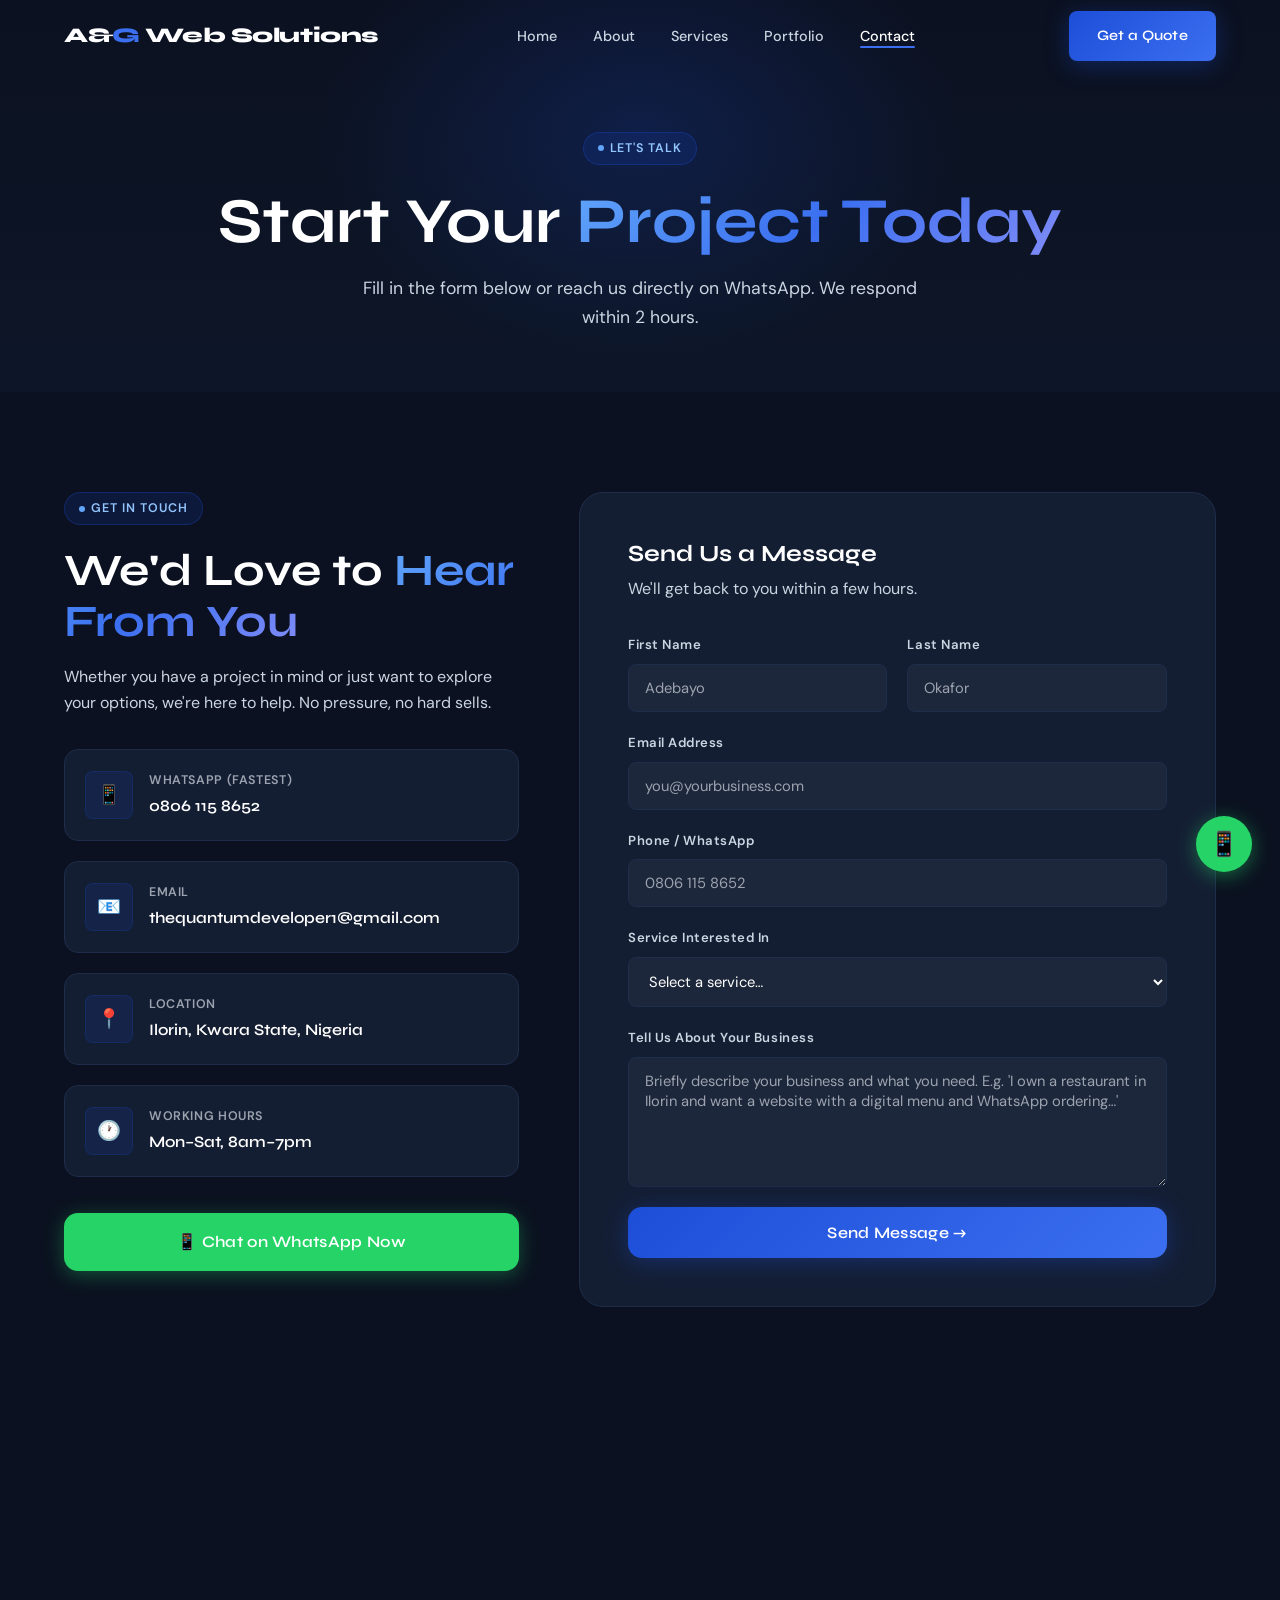
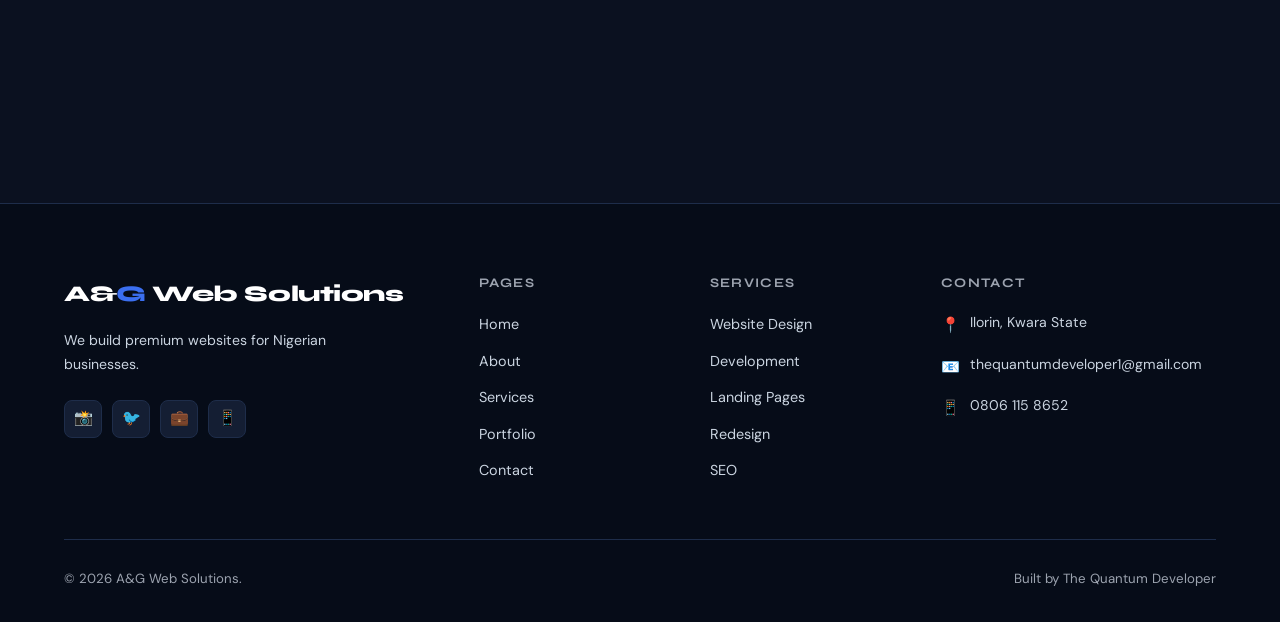
<file: agency-portfolio/agency-portfolio/contact.html>
<!DOCTYPE html>
<html lang="en">
<head>
  <meta charset="UTF-8"/>
  <meta name="viewport" content="width=device-width, initial-scale=1.0"/>
  <title>Contact | A&G Web Solutions</title>
  <link rel="stylesheet" href="css/style.css"/>
  <link rel="stylesheet" href="css/animations.css"/>
  <link rel="stylesheet" href="css/responsive.css"/>
</head>
<body>
<nav id="navbar">
  <div class="container"><div class="nav-inner">
    <a href="index.html" class="nav-logo">A&amp;<span>G</span> Web Solutions</a>
    <ul class="nav-links"><li><a href="index.html">Home</a></li><li><a href="about.html">About</a></li><li><a href="services.html">Services</a></li><li><a href="portfolio.html">Portfolio</a></li><li><a href="contact.html" class="active">Contact</a></li></ul>
    <a href="contact.html" class="btn btn-primary nav-cta">Get a Quote</a>
    <button class="hamburger"><span></span><span></span><span></span></button>
  </div></div>
</nav>
<nav class="mobile-nav"><a href="index.html">Home</a><a href="about.html">About</a><a href="services.html">Services</a><a href="portfolio.html">Portfolio</a><a href="contact.html">Contact</a><a href="contact.html" class="btn btn-primary">Get a Quote</a></nav>

<section class="page-hero">
  <div class="container"><div class="page-hero-content page-hero-anim">
    <span class="badge">Let's Talk</span>
    <h1>Start Your <span class="gradient-text">Project Today</span></h1>
    <p>Fill in the form below or reach us directly on WhatsApp. We respond within 2 hours.</p>
  </div></div>
</section>

<section class="section-py">
  <div class="container">
    <div class="contact-grid">
      <div class="contact-info reveal-left">
        <span class="badge">Get in Touch</span>
        <h2>We'd Love to <span class="gradient-text">Hear From You</span></h2>
        <p>Whether you have a project in mind or just want to explore your options, we're here to help. No pressure, no hard sells.</p>
        <div class="contact-methods">
          <div class="contact-method">
            <div class="cm-icon">📱</div>
            <div>
              <div class="cm-label">WhatsApp (Fastest)</div>
              <div class="cm-value">0806 115 8652</div>
            </div>
          </div>
          <div class="contact-method">
            <div class="cm-icon">📧</div>
            <div>
              <div class="cm-label">Email</div>
              <div class="cm-value">thequantumdeveloper1@gmail.com</div>
            </div>
          </div>
          <div class="contact-method">
            <div class="cm-icon">📍</div>
            <div>
              <div class="cm-label">Location</div>
              <div class="cm-value">Ilorin, Kwara State, Nigeria</div>
            </div>
          </div>
          <div class="contact-method">
            <div class="cm-icon">🕐</div>
            <div>
              <div class="cm-label">Working Hours</div>
              <div class="cm-value">Mon–Sat, 8am–7pm</div>
            </div>
          </div>
        </div>
        <a href="https://wa.me/2348061158652?text=Hello,%20I%20want%20a%20website%20for%20my%20business." class="btn btn-whatsapp btn-lg" target="_blank" rel="noopener" style="width:100%;justify-content:center">📱 Chat on WhatsApp Now</a>
        <div class="map-embed" style="margin-top:24px">
          <iframe src="https://maps.google.com/maps?q=Ilorin%2C%20Kwara%20State%2C%20Nigeria&z=13&output=embed" width="100%" height="400" style="border:0;min-height:240px;" allowfullscreen="" loading="lazy" referrerpolicy="no-referrer-when-downgrade"></iframe>
        </div>
      </div>
      <div class="contact-form-wrap reveal-right">
        <h3>Send Us a Message</h3>
        <p>We'll get back to you within a few hours.</p>
        <form id="contactForm" novalidate>
          <div class="form-row">
            <div class="form-group">
              <label for="firstName">First Name</label>
              <input type="text" id="firstName" name="firstName" placeholder="Adebayo" required/>
            </div>
            <div class="form-group">
              <label for="lastName">Last Name</label>
              <input type="text" id="lastName" name="lastName" placeholder="Okafor" required/>
            </div>
          </div>
          <div class="form-group">
            <label for="email">Email Address</label>
            <input type="email" id="email" name="email" placeholder="you@yourbusiness.com" required/>
          </div>
          <div class="form-group">
            <label for="phone">Phone / WhatsApp</label>
            <input type="tel" id="phone" name="phone" placeholder="0806 115 8652"/>
          </div>
          <div class="form-group">
            <label for="service">Service Interested In</label>
            <select id="service" name="service">
              <option value="">Select a service…</option>
              <option>Website Design &amp; Development</option>
              <option>Landing Page Design</option>
              <option>Website Redesign</option>
              <option>Domain &amp; Hosting Setup</option>
              <option>Monthly Maintenance Plan</option>
              <option>Other / Not Sure Yet</option>
            </select>
          </div>
          <div class="form-group">
            <label for="business">Tell Us About Your Business</label>
            <textarea id="business" name="business" placeholder="Briefly describe your business and what you need. E.g. 'I own a restaurant in Ilorin and want a website with a digital menu and WhatsApp ordering…'"></textarea>
          </div>
          <button type="submit" class="btn btn-primary btn-lg btn-full">Send Message →</button>
        </form>
      </div>
    </div>
  </div>
</section>

<footer>
  <div class="container">
    <div class="footer-grid">
      <div class="footer-brand"><a href="index.html" class="nav-logo">A&amp;<span>G</span> Web Solutions</a><p>We build premium websites for Nigerian businesses.</p><div class="footer-social"><a href="#" class="social-btn">📸</a><a href="#" class="social-btn">🐦</a><a href="#" class="social-btn">💼</a><a href="#" class="social-btn">📱</a></div></div>
      <div class="footer-col"><h5>Pages</h5><ul><li><a href="index.html">Home</a></li><li><a href="about.html">About</a></li><li><a href="services.html">Services</a></li><li><a href="portfolio.html">Portfolio</a></li><li><a href="contact.html">Contact</a></li></ul></div>
      <div class="footer-col"><h5>Services</h5><ul><li><a href="services.html">Website Design</a></li><li><a href="services.html">Development</a></li><li><a href="services.html">Landing Pages</a></li><li><a href="services.html">Redesign</a></li><li><a href="services.html">SEO</a></li></ul></div>
      <div class="footer-col"><h5>Contact</h5><div class="footer-contact-item"><span class="icon">📍</span><p>Ilorin, Kwara State</p></div><div class="footer-contact-item"><span class="icon">📧</span><p>thequantumdeveloper1@gmail.com</p></div><div class="footer-contact-item"><span class="icon">📱</span><p>0806 115 8652</p></div></div>
    </div>
    <div class="footer-bottom"><p>&copy; 2026 A&amp;G Web Solutions.</p>
      <p>Built by <a href="https://my-personal-portfolio-the-quantum-c.vercel.app/">The Quantum Developer</a></p></div>
  </div>
</footer>
<a href="https://wa.me/2348061158652" class="wa-float" target="_blank" rel="noopener">📱</a>
<script src="js/navbar.js"></script><script src="js/animations.js"></script><script src="js/main.js"></script>
</body>
</html>
</file>
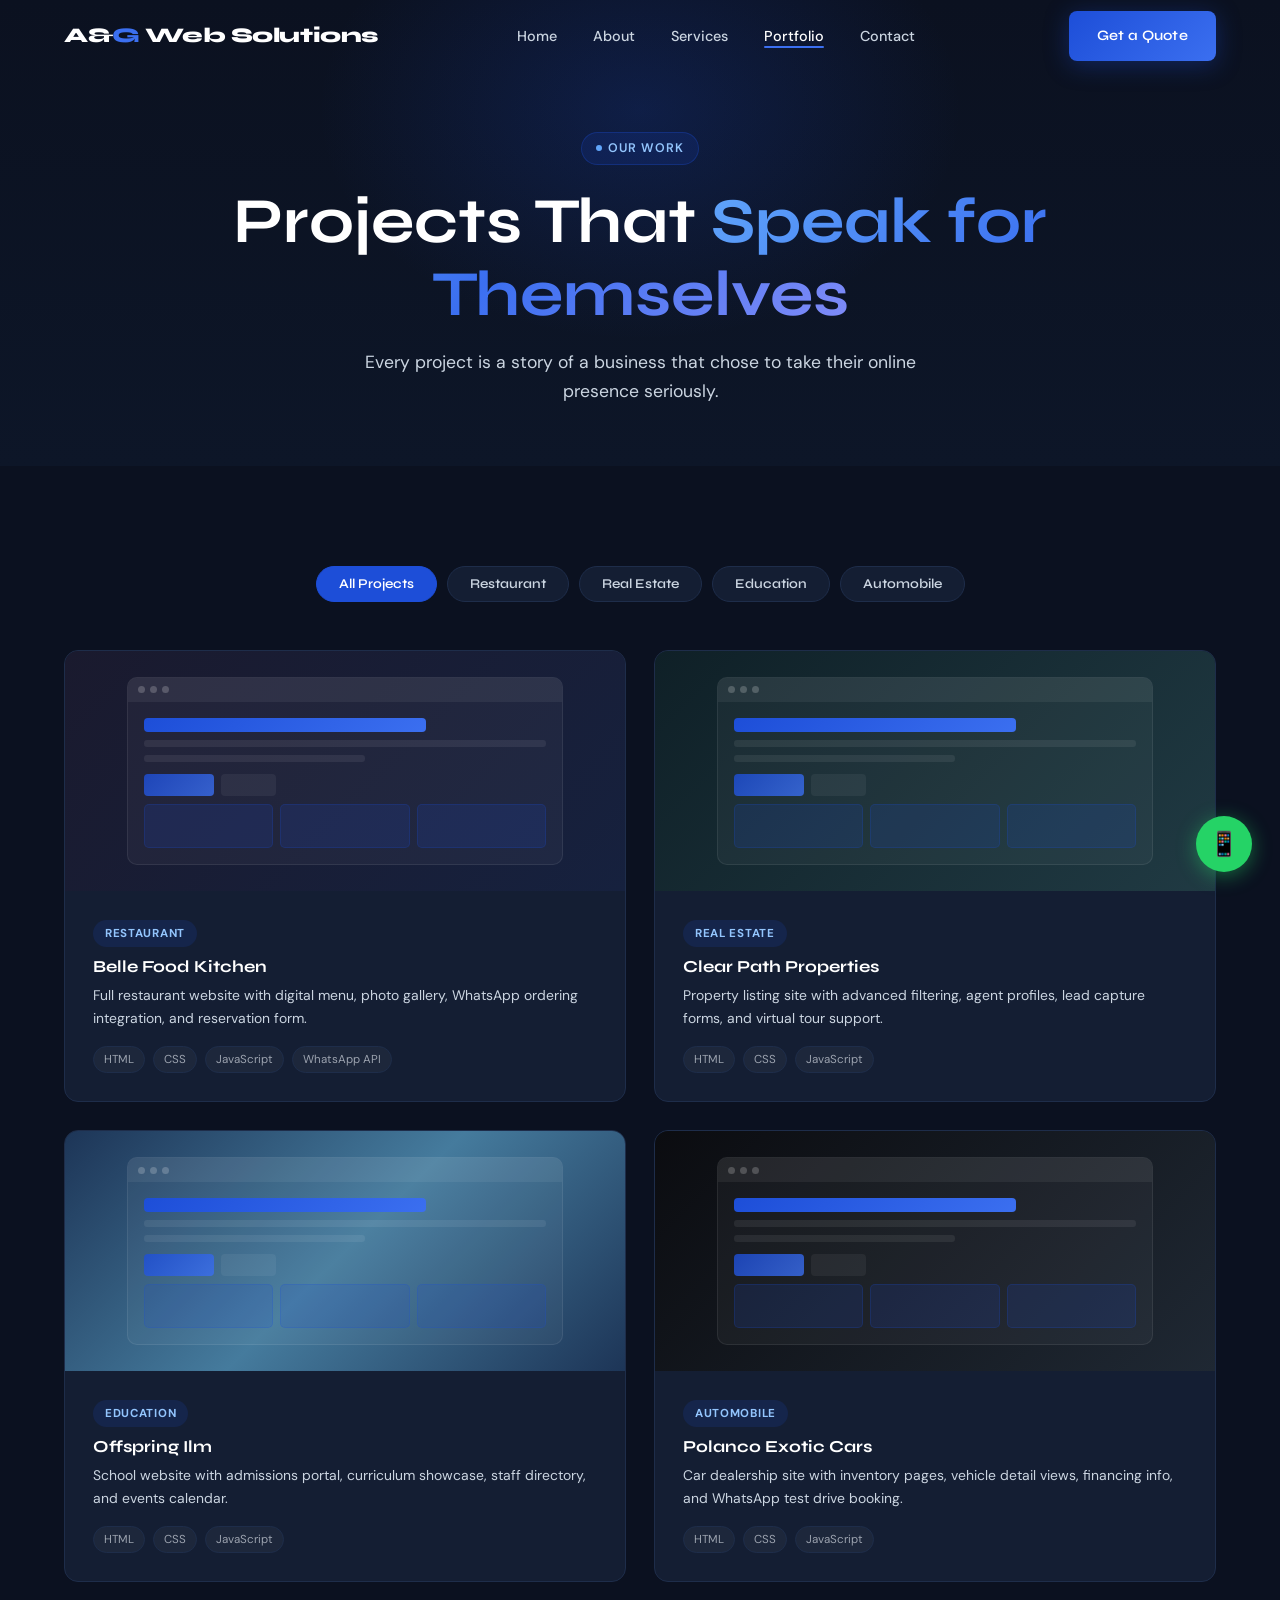
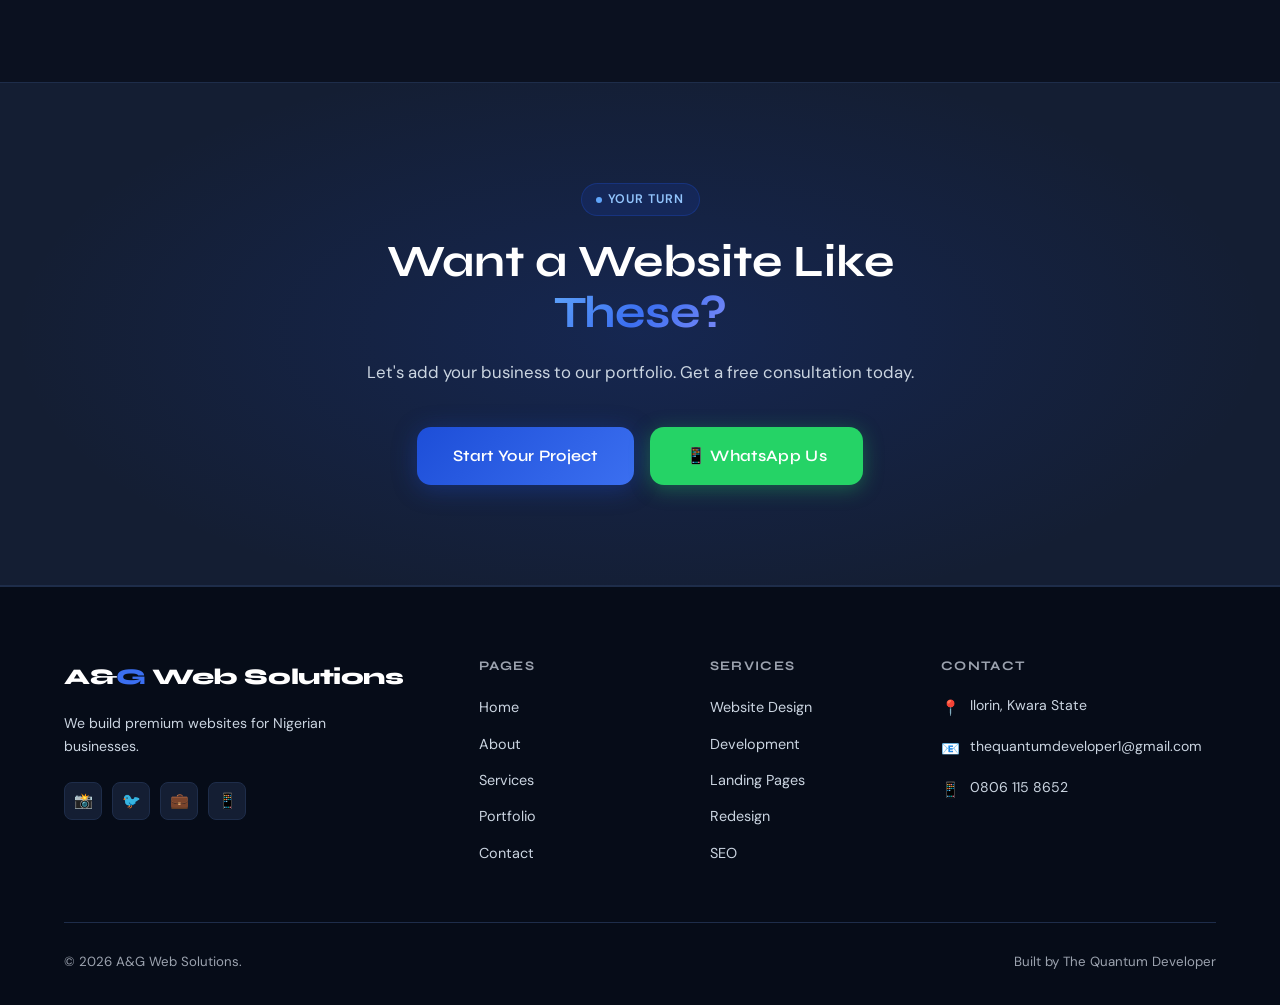
<file: agency-portfolio/agency-portfolio/portfolio.html>
<!DOCTYPE html>
<html lang="en">
<head>
  <meta charset="UTF-8"/>
  <meta name="viewport" content="width=device-width, initial-scale=1.0"/>
  <title>Portfolio | A&G Web Solutions</title>
  <link rel="stylesheet" href="css/style.css"/>
  <link rel="stylesheet" href="css/animations.css"/>
  <link rel="stylesheet" href="css/responsive.css"/>
</head>
<body>
<nav id="navbar">
  <div class="container"><div class="nav-inner">
    <a href="index.html" class="nav-logo">A&amp;<span>G</span> Web Solutions</a>
    <ul class="nav-links"><li><a href="index.html">Home</a></li><li><a href="about.html">About</a></li><li><a href="services.html">Services</a></li><li><a href="portfolio.html" class="active">Portfolio</a></li><li><a href="contact.html">Contact</a></li></ul>
    <a href="contact.html" class="btn btn-primary nav-cta">Get a Quote</a>
    <button class="hamburger"><span></span><span></span><span></span></button>
  </div></div>
</nav>
<nav class="mobile-nav"><a href="index.html">Home</a><a href="about.html">About</a><a href="services.html">Services</a><a href="portfolio.html">Portfolio</a><a href="contact.html">Contact</a><a href="contact.html" class="btn btn-primary">Get a Quote</a></nav>

<section class="page-hero">
  <div class="container"><div class="page-hero-content page-hero-anim">
    <span class="badge">Our Work</span>
    <h1>Projects That <span class="gradient-text">Speak for Themselves</span></h1>
    <p>Every project is a story of a business that chose to take their online presence seriously.</p>
  </div></div>
</section>

<section class="section-py">
  <div class="container">
    <div class="filter-bar reveal">
      <button class="filter-btn active" data-filter="all">All Projects</button>
      <button class="filter-btn" data-filter="restaurant">Restaurant</button>
      <button class="filter-btn" data-filter="real-estate">Real Estate</button>
      <button class="filter-btn" data-filter="school">Education</button>
      <button class="filter-btn" data-filter="automobile">Automobile</button>
    </div>
    <div class="portfolio-full-grid">
      <div class="portfolio-item reveal delay-1" data-category="restaurant">
        <div class="pi-thumb t1">
          <div class="project-preview">
            <div class="pp-top"><div class="pp-dot"></div><div class="pp-dot"></div><div class="pp-dot"></div></div>
            <div class="pp-body"><div class="pp-h"></div><div class="pp-l"></div><div class="pp-l s"></div><div class="pp-btns"><div class="pp-btn"></div><div class="pp-btn g"></div></div><div class="pp-cards"><div class="pp-card"></div><div class="pp-card"></div><div class="pp-card"></div></div></div>
          </div>
          <div class="pi-overlay">
            <a href="projects/restaurant.html" class="btn btn-primary">View Project</a>
          </div>
        </div>
        <div class="pi-body">
          <span class="pi-tag">Restaurant</span>
          <h3>Belle Food Kitchen</h3>
          <p>Full restaurant website with digital menu, photo gallery, WhatsApp ordering integration, and reservation form.</p>
          <div class="pi-tags"><span class="pi-tech">HTML</span><span class="pi-tech">CSS</span><span class="pi-tech">JavaScript</span><span class="pi-tech">WhatsApp API</span></div>
        </div>
      </div>
      <div class="portfolio-item reveal delay-2" data-category="real-estate">
        <div class="pi-thumb t2">
          <div class="project-preview">
            <div class="pp-top"><div class="pp-dot"></div><div class="pp-dot"></div><div class="pp-dot"></div></div>
            <div class="pp-body"><div class="pp-h"></div><div class="pp-l"></div><div class="pp-l s"></div><div class="pp-btns"><div class="pp-btn"></div><div class="pp-btn g"></div></div><div class="pp-cards"><div class="pp-card"></div><div class="pp-card"></div><div class="pp-card"></div></div></div>
          </div>
          <div class="pi-overlay">
            <a href="projects/real-estate.html" class="btn btn-primary">View Project</a>
          </div>
        </div>
        <div class="pi-body">
          <span class="pi-tag">Real Estate</span>
          <h3>Clear Path Properties</h3>
          <p>Property listing site with advanced filtering, agent profiles, lead capture forms, and virtual tour support.</p>
          <div class="pi-tags"><span class="pi-tech">HTML</span><span class="pi-tech">CSS</span><span class="pi-tech">JavaScript</span></div>
        </div>
      </div>
      <div class="portfolio-item reveal delay-1" data-category="school">
        <div class="pi-thumb t3">
          <div class="project-preview">
            <div class="pp-top"><div class="pp-dot"></div><div class="pp-dot"></div><div class="pp-dot"></div></div>
            <div class="pp-body"><div class="pp-h"></div><div class="pp-l"></div><div class="pp-l s"></div><div class="pp-btns"><div class="pp-btn"></div><div class="pp-btn g"></div></div><div class="pp-cards"><div class="pp-card"></div><div class="pp-card"></div><div class="pp-card"></div></div></div>
          </div>
          <div class="pi-overlay">
            <a href="projects/school.html" class="btn btn-primary">View Project</a>
          </div>
        </div>
        <div class="pi-body">
          <span class="pi-tag">Education</span>
          <h3>Offspring Ilm</h3>
          <p>School website with admissions portal, curriculum showcase, staff directory, and events calendar.</p>
          <div class="pi-tags"><span class="pi-tech">HTML</span><span class="pi-tech">CSS</span><span class="pi-tech">JavaScript</span></div>
        </div>
      </div>
      <div class="portfolio-item reveal delay-2" data-category="automobile">
        <div class="pi-thumb t4">
          <div class="project-preview">
            <div class="pp-top"><div class="pp-dot"></div><div class="pp-dot"></div><div class="pp-dot"></div></div>
            <div class="pp-body"><div class="pp-h"></div><div class="pp-l"></div><div class="pp-l s"></div><div class="pp-btns"><div class="pp-btn"></div><div class="pp-btn g"></div></div><div class="pp-cards"><div class="pp-card"></div><div class="pp-card"></div><div class="pp-card"></div></div></div>
          </div>
          <div class="pi-overlay">
            <a href="projects/automobile.html" class="btn btn-primary">View Project</a>
          </div>
        </div>
        <div class="pi-body">
          <span class="pi-tag">Automobile</span>
          <h3>Polanco Exotic Cars</h3>
          <p>Car dealership site with inventory pages, vehicle detail views, financing info, and WhatsApp test drive booking.</p>
          <div class="pi-tags"><span class="pi-tech">HTML</span><span class="pi-tech">CSS</span><span class="pi-tech">JavaScript</span></div>
        </div>
      </div>
    </div>
  </div>
</section>

<section class="cta-banner">
  <div class="container"><div class="cta-inner reveal">
    <span class="badge">Your Turn</span>
    <h2>Want a Website Like <span class="gradient-text">These?</span></h2>
    <p>Let's add your business to our portfolio. Get a free consultation today.</p>
    <div class="cta-btns">
      <a href="contact.html" class="btn btn-primary btn-lg">Start Your Project</a>
      <a href="https://wa.me/2348061158652" class="btn btn-whatsapp btn-lg" target="_blank" rel="noopener">📱 WhatsApp Us</a>
    </div>
  </div></div>
</section>

<footer>
  <div class="container">
    <div class="footer-grid">
      <div class="footer-brand"><a href="index.html" class="nav-logo">A&amp;<span>G</span> Web Solutions</a><p>We build premium websites for Nigerian businesses.</p><div class="footer-social"><a href="#" class="social-btn">📸</a><a href="#" class="social-btn">🐦</a><a href="#" class="social-btn">💼</a><a href="#" class="social-btn">📱</a></div></div>
      <div class="footer-col"><h5>Pages</h5><ul><li><a href="index.html">Home</a></li><li><a href="about.html">About</a></li><li><a href="services.html">Services</a></li><li><a href="portfolio.html">Portfolio</a></li><li><a href="contact.html">Contact</a></li></ul></div>
      <div class="footer-col"><h5>Services</h5><ul><li><a href="services.html">Website Design</a></li><li><a href="services.html">Development</a></li><li><a href="services.html">Landing Pages</a></li><li><a href="services.html">Redesign</a></li><li><a href="services.html">SEO</a></li></ul></div>
      <div class="footer-col"><h5>Contact</h5><div class="footer-contact-item"><span class="icon">📍</span><p>Ilorin, Kwara State</p></div><div class="footer-contact-item"><span class="icon">📧</span><p>thequantumdeveloper1@gmail.com</p></div><div class="footer-contact-item"><span class="icon">📱</span><p>0806 115 8652</p></div></div>
    </div>
    <div class="footer-bottom"><p>&copy; 2026 A&amp;G Web Solutions.</p><p>Built by <a href="https://my-personal-portfolio-the-quantum-c.vercel.app/">The Quantum Developer</a></p></div>
  </div>
</footer>
<a href="https://wa.me/2348061158652" class="wa-float" target="_blank" rel="noopener">📱</a>
<script src="js/navbar.js"></script><script src="js/animations.js"></script><script src="js/portfolio-filter.js"></script><script src="js/main.js"></script>
</body>
</html>
</file>
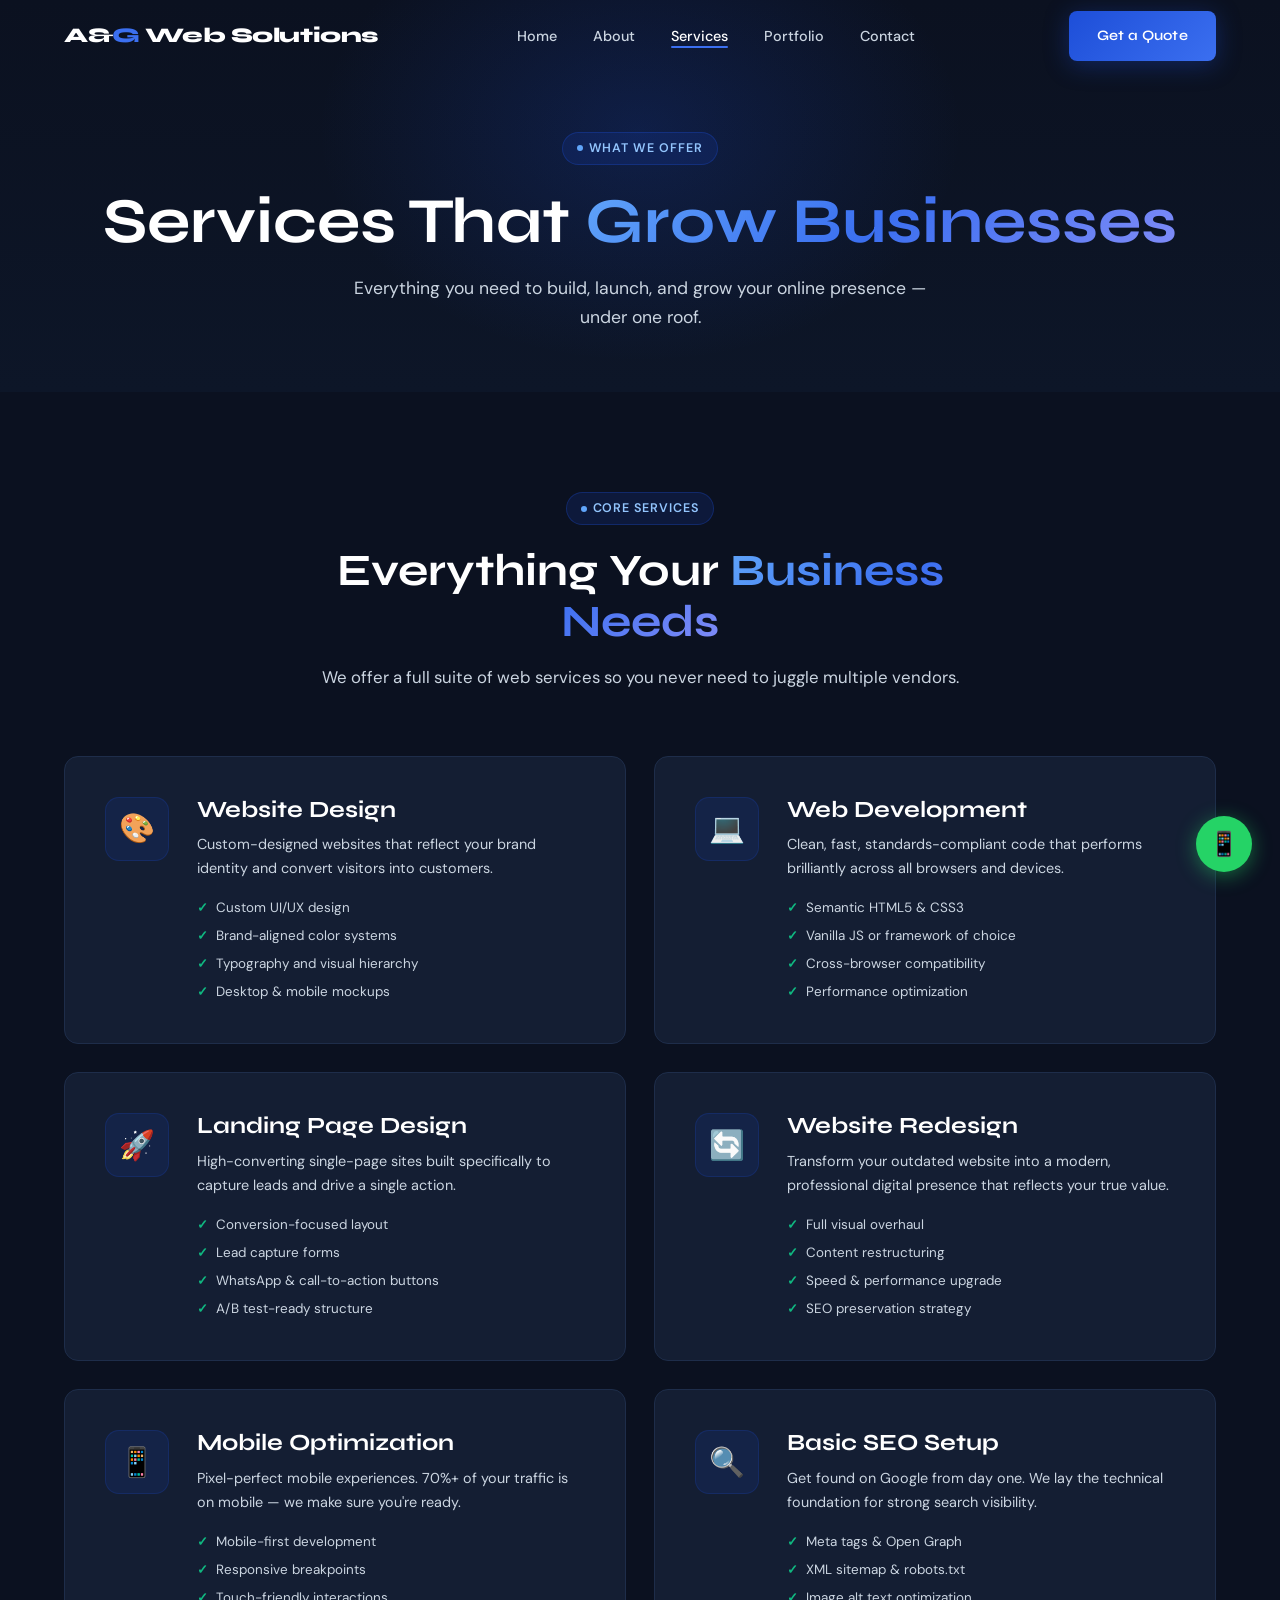
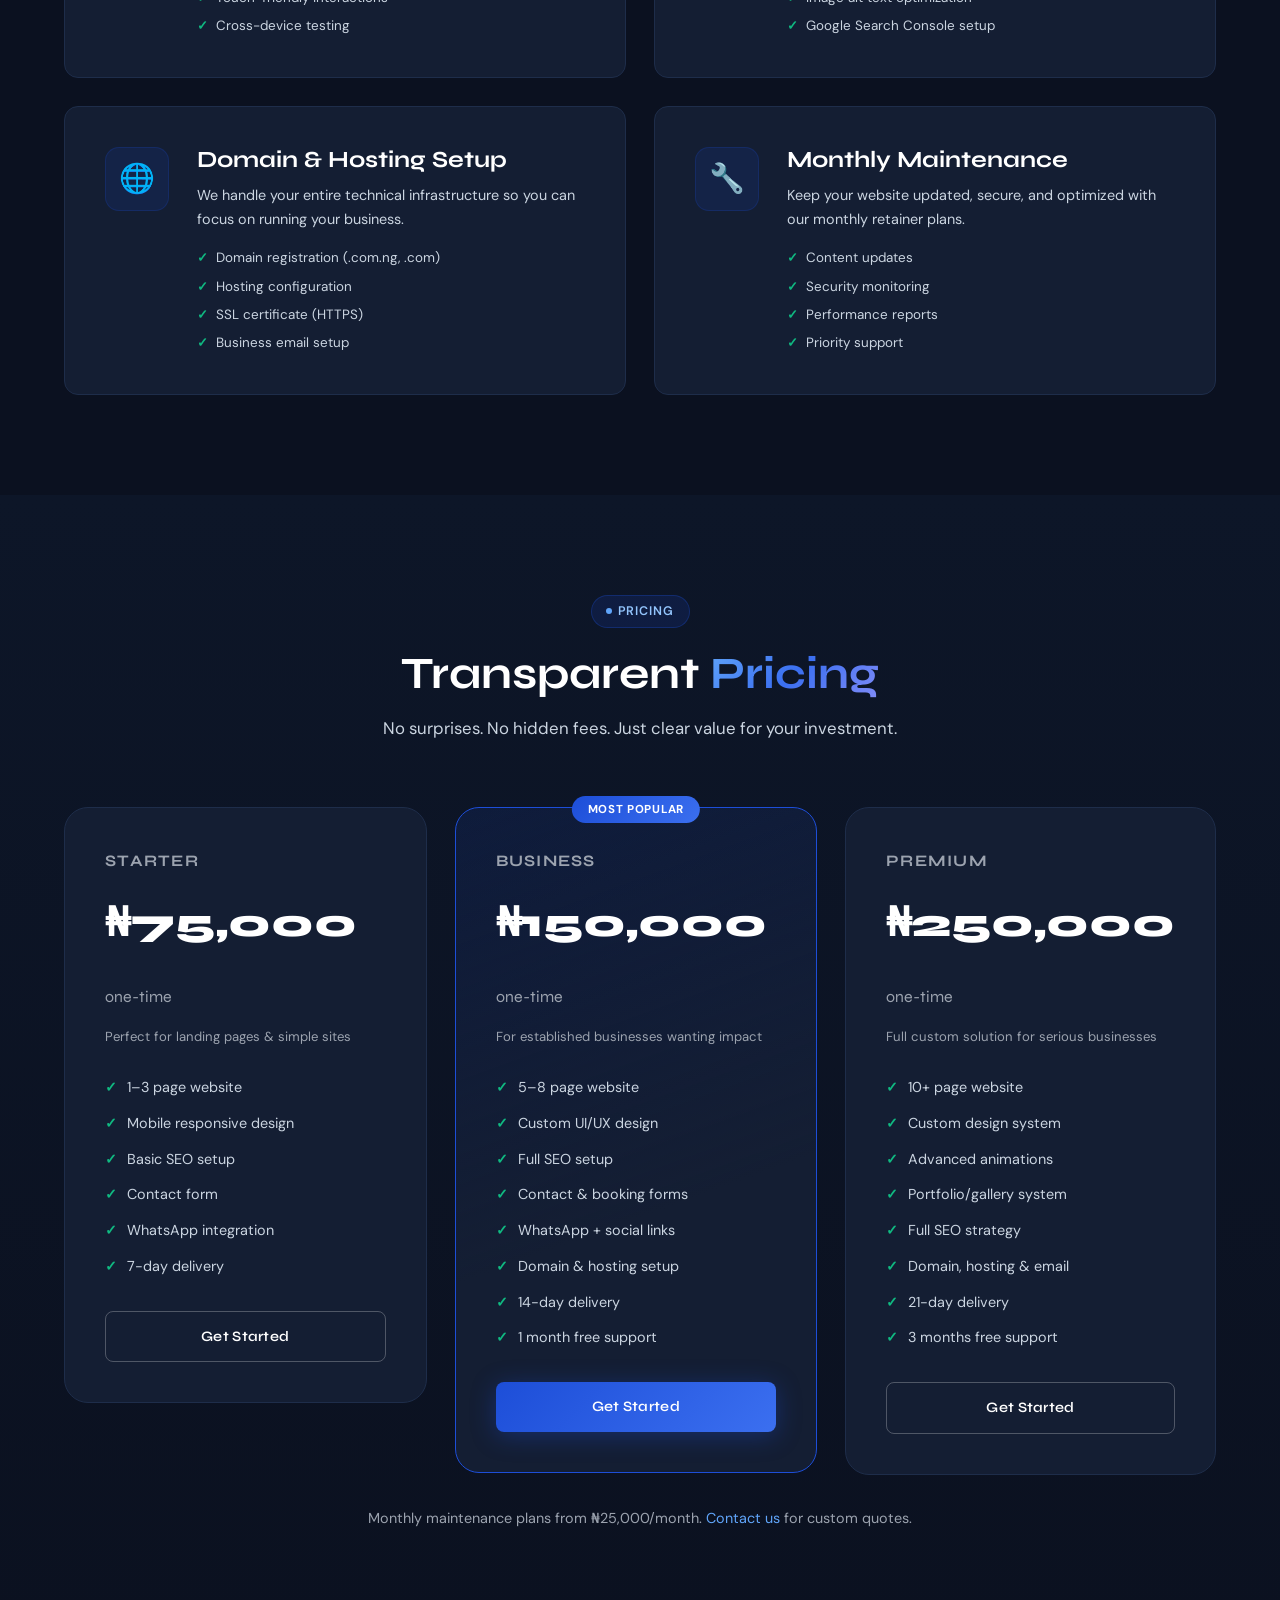
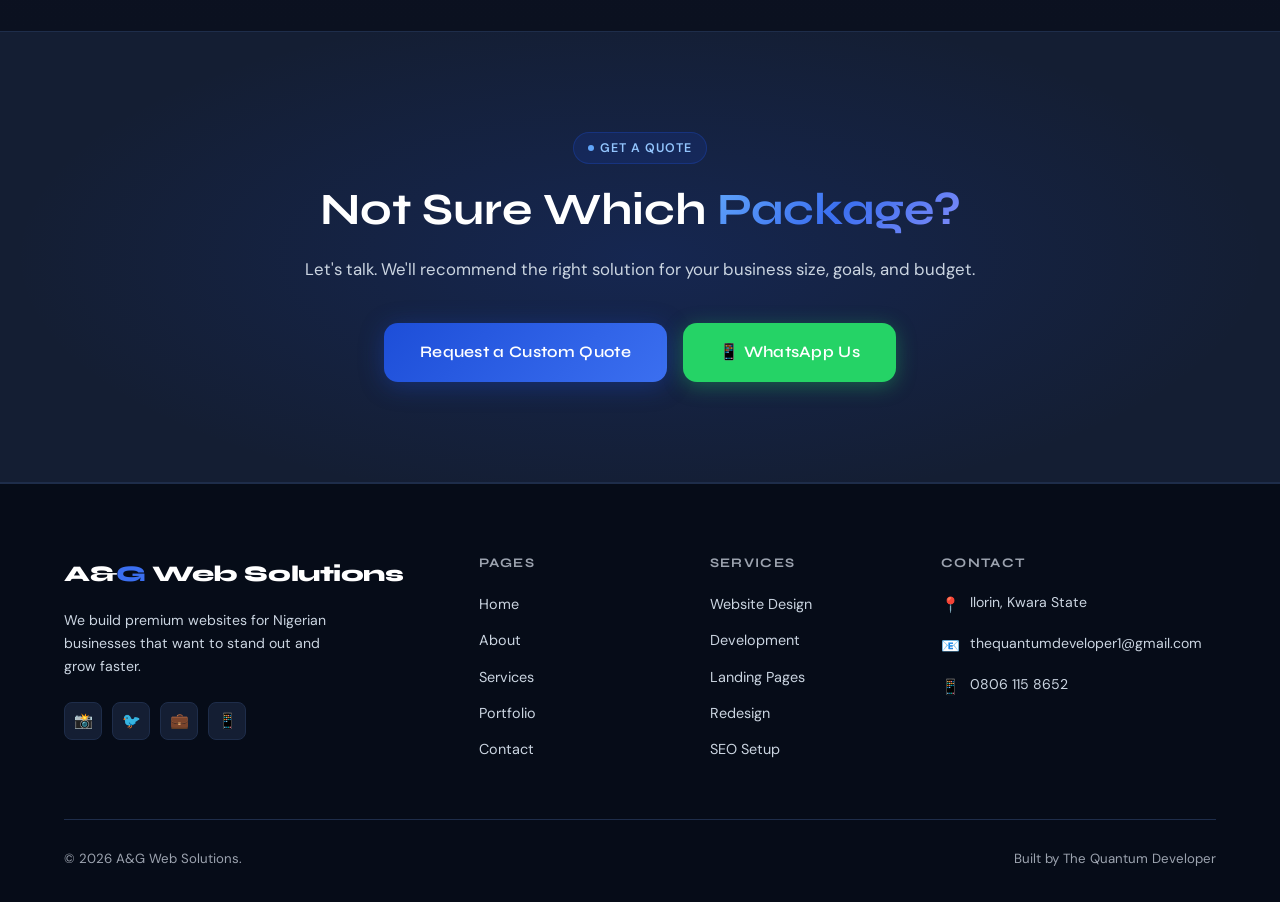
<file: agency-portfolio/agency-portfolio/services.html>
<!DOCTYPE html>
<html lang="en">
<head>
  <meta charset="UTF-8"/>
  <meta name="viewport" content="width=device-width, initial-scale=1.0"/>
  <meta name="description" content="A&G Web Solutions services — Web design, development, landing pages, SEO, and more."/>
  <title>Services | A&G Web Solutions</title>
  <link rel="stylesheet" href="css/style.css"/>
  <link rel="stylesheet" href="css/animations.css"/>
  <link rel="stylesheet" href="css/responsive.css"/>
</head>
<body>
<nav id="navbar">
  <div class="container"><div class="nav-inner">
    <a href="index.html" class="nav-logo">A&amp;<span>G</span> Web Solutions</a>
    <ul class="nav-links"><li><a href="index.html">Home</a></li><li><a href="about.html">About</a></li><li><a href="services.html" class="active">Services</a></li><li><a href="portfolio.html">Portfolio</a></li><li><a href="contact.html">Contact</a></li></ul>
    <a href="contact.html" class="btn btn-primary nav-cta">Get a Quote</a>
    <button class="hamburger"><span></span><span></span><span></span></button>
  </div></div>
</nav>
<nav class="mobile-nav"><a href="index.html">Home</a><a href="about.html">About</a><a href="services.html">Services</a><a href="portfolio.html">Portfolio</a><a href="contact.html">Contact</a><a href="contact.html" class="btn btn-primary">Get a Quote</a></nav>

<section class="page-hero">
  <div class="container"><div class="page-hero-content page-hero-anim">
    <span class="badge">What We Offer</span>
    <h1>Services That <span class="gradient-text">Grow Businesses</span></h1>
    <p>Everything you need to build, launch, and grow your online presence — under one roof.</p>
  </div></div>
</section>

<!-- Services Detail -->
<section class="section-py">
  <div class="container">
    <div class="section-header reveal">
      <span class="badge">Core Services</span>
      <h2>Everything Your <span class="gradient-text">Business Needs</span></h2>
      <p>We offer a full suite of web services so you never need to juggle multiple vendors.</p>
    </div>
    <div class="services-full-grid">
      <div class="service-full-card reveal delay-1">
        <div class="svc-icon-lg">🎨</div>
        <div class="svc-text">
          <h3>Website Design</h3>
          <p>Custom-designed websites that reflect your brand identity and convert visitors into customers.</p>
          <ul class="svc-features">
            <li>Custom UI/UX design</li>
            <li>Brand-aligned color systems</li>
            <li>Typography and visual hierarchy</li>
            <li>Desktop &amp; mobile mockups</li>
          </ul>
        </div>
      </div>
      <div class="service-full-card reveal delay-2">
        <div class="svc-icon-lg">💻</div>
        <div class="svc-text">
          <h3>Web Development</h3>
          <p>Clean, fast, standards-compliant code that performs brilliantly across all browsers and devices.</p>
          <ul class="svc-features">
            <li>Semantic HTML5 &amp; CSS3</li>
            <li>Vanilla JS or framework of choice</li>
            <li>Cross-browser compatibility</li>
            <li>Performance optimization</li>
          </ul>
        </div>
      </div>
      <div class="service-full-card reveal delay-1">
        <div class="svc-icon-lg">🚀</div>
        <div class="svc-text">
          <h3>Landing Page Design</h3>
          <p>High-converting single-page sites built specifically to capture leads and drive a single action.</p>
          <ul class="svc-features">
            <li>Conversion-focused layout</li>
            <li>Lead capture forms</li>
            <li>WhatsApp &amp; call-to-action buttons</li>
            <li>A/B test-ready structure</li>
          </ul>
        </div>
      </div>
      <div class="service-full-card reveal delay-2">
        <div class="svc-icon-lg">🔄</div>
        <div class="svc-text">
          <h3>Website Redesign</h3>
          <p>Transform your outdated website into a modern, professional digital presence that reflects your true value.</p>
          <ul class="svc-features">
            <li>Full visual overhaul</li>
            <li>Content restructuring</li>
            <li>Speed &amp; performance upgrade</li>
            <li>SEO preservation strategy</li>
          </ul>
        </div>
      </div>
      <div class="service-full-card reveal delay-1">
        <div class="svc-icon-lg">📱</div>
        <div class="svc-text">
          <h3>Mobile Optimization</h3>
          <p>Pixel-perfect mobile experiences. 70%+ of your traffic is on mobile — we make sure you're ready.</p>
          <ul class="svc-features">
            <li>Mobile-first development</li>
            <li>Responsive breakpoints</li>
            <li>Touch-friendly interactions</li>
            <li>Cross-device testing</li>
          </ul>
        </div>
      </div>
      <div class="service-full-card reveal delay-2">
        <div class="svc-icon-lg">🔍</div>
        <div class="svc-text">
          <h3>Basic SEO Setup</h3>
          <p>Get found on Google from day one. We lay the technical foundation for strong search visibility.</p>
          <ul class="svc-features">
            <li>Meta tags &amp; Open Graph</li>
            <li>XML sitemap &amp; robots.txt</li>
            <li>Image alt text optimization</li>
            <li>Google Search Console setup</li>
          </ul>
        </div>
      </div>
      <div class="service-full-card reveal delay-1">
        <div class="svc-icon-lg">🌐</div>
        <div class="svc-text">
          <h3>Domain &amp; Hosting Setup</h3>
          <p>We handle your entire technical infrastructure so you can focus on running your business.</p>
          <ul class="svc-features">
            <li>Domain registration (.com.ng, .com)</li>
            <li>Hosting configuration</li>
            <li>SSL certificate (HTTPS)</li>
            <li>Business email setup</li>
          </ul>
        </div>
      </div>
      <div class="service-full-card reveal delay-2">
        <div class="svc-icon-lg">🔧</div>
        <div class="svc-text">
          <h3>Monthly Maintenance</h3>
          <p>Keep your website updated, secure, and optimized with our monthly retainer plans.</p>
          <ul class="svc-features">
            <li>Content updates</li>
            <li>Security monitoring</li>
            <li>Performance reports</li>
            <li>Priority support</li>
          </ul>
        </div>
      </div>
    </div>
  </div>
</section>

<!-- Pricing -->
<section class="section-py" style="background:linear-gradient(180deg,#0D1628 0%,var(--navy) 100%)">
  <div class="container">
    <div class="section-header reveal">
      <span class="badge">Pricing</span>
      <h2>Transparent <span class="gradient-text">Pricing</span></h2>
      <p>No surprises. No hidden fees. Just clear value for your investment.</p>
    </div>
    <div class="pricing-grid">
      <div class="pricing-card reveal delay-1">
        <div class="pricing-name">Starter</div>
        <div class="pricing-price">₦75,000 <span>one-time</span></div>
        <div class="pricing-sub">Perfect for landing pages &amp; simple sites</div>
        <ul class="pricing-features">
          <li>1–3 page website</li>
          <li>Mobile responsive design</li>
          <li>Basic SEO setup</li>
          <li>Contact form</li>
          <li>WhatsApp integration</li>
          <li>7-day delivery</li>
        </ul>
        <a href="contact.html" class="btn btn-outline btn-full">Get Started</a>
      </div>
      <div class="pricing-card featured reveal delay-2">
        <div class="pricing-badge">Most Popular</div>
        <div class="pricing-name">Business</div>
        <div class="pricing-price">₦150,000 <span>one-time</span></div>
        <div class="pricing-sub">For established businesses wanting impact</div>
        <ul class="pricing-features">
          <li>5–8 page website</li>
          <li>Custom UI/UX design</li>
          <li>Full SEO setup</li>
          <li>Contact &amp; booking forms</li>
          <li>WhatsApp + social links</li>
          <li>Domain &amp; hosting setup</li>
          <li>14-day delivery</li>
          <li>1 month free support</li>
        </ul>
        <a href="contact.html" class="btn btn-primary btn-full">Get Started</a>
      </div>
      <div class="pricing-card reveal delay-3">
        <div class="pricing-name">Premium</div>
        <div class="pricing-price">₦250,000 <span>one-time</span></div>
        <div class="pricing-sub">Full custom solution for serious businesses</div>
        <ul class="pricing-features">
          <li>10+ page website</li>
          <li>Custom design system</li>
          <li>Advanced animations</li>
          <li>Portfolio/gallery system</li>
          <li>Full SEO strategy</li>
          <li>Domain, hosting &amp; email</li>
          <li>21-day delivery</li>
          <li>3 months free support</li>
        </ul>
        <a href="contact.html" class="btn btn-outline btn-full">Get Started</a>
      </div>
    </div>
    <p style="text-align:center;margin-top:32px;font-size:.9rem;color:var(--text-muted)" class="reveal">Monthly maintenance plans from ₦25,000/month. <a href="contact.html" style="color:#60A5FA">Contact us</a> for custom quotes.</p>
  </div>
</section>

<section class="cta-banner">
  <div class="container"><div class="cta-inner reveal">
    <span class="badge">Get a Quote</span>
    <h2>Not Sure Which <span class="gradient-text">Package?</span></h2>
    <p>Let's talk. We'll recommend the right solution for your business size, goals, and budget.</p>
    <div class="cta-btns">
      <a href="contact.html" class="btn btn-primary btn-lg">Request a Custom Quote</a>
      <a href="https://wa.me/2348061158652" class="btn btn-whatsapp btn-lg" target="_blank" rel="noopener">📱 WhatsApp Us</a>
    </div>
  </div></div>
</section>

<footer>
  <div class="container">
    <div class="footer-grid">
      <div class="footer-brand"><a href="index.html" class="nav-logo">A&amp;<span>G</span> Web Solutions</a><p>We build premium websites for Nigerian businesses that want to stand out and grow faster.</p><div class="footer-social"><a href="#" class="social-btn">📸</a><a href="#" class="social-btn">🐦</a><a href="#" class="social-btn">💼</a><a href="#" class="social-btn">📱</a></div></div>
      <div class="footer-col"><h5>Pages</h5><ul><li><a href="index.html">Home</a></li><li><a href="about.html">About</a></li><li><a href="services.html">Services</a></li><li><a href="portfolio.html">Portfolio</a></li><li><a href="contact.html">Contact</a></li></ul></div>
      <div class="footer-col"><h5>Services</h5><ul><li><a href="services.html">Website Design</a></li><li><a href="services.html">Development</a></li><li><a href="services.html">Landing Pages</a></li><li><a href="services.html">Redesign</a></li><li><a href="services.html">SEO Setup</a></li></ul></div>
      <div class="footer-col"><h5>Contact</h5><div class="footer-contact-item"><span class="icon">📍</span><p>Ilorin, Kwara State</p></div><div class="footer-contact-item"><span class="icon">📧</span><p>thequantumdeveloper1@gmail.com</p></div><div class="footer-contact-item"><span class="icon">📱</span><p>0806 115 8652</p></div></div>
    </div>
    <div class="footer-bottom"><p>&copy; 2026 A&amp;G Web Solutions.</p><p>Built by <a href="https://my-personal-portfolio-the-quantum-c.vercel.app/">The Quantum Developer</a></p></div>
  </div>
</footer>
<a href="https://wa.me/2348061158652" class="wa-float" target="_blank" rel="noopener">📱</a>
<script src="js/navbar.js"></script><script src="js/animations.js"></script><script src="js/main.js"></script>
</body>
</html>
</file>
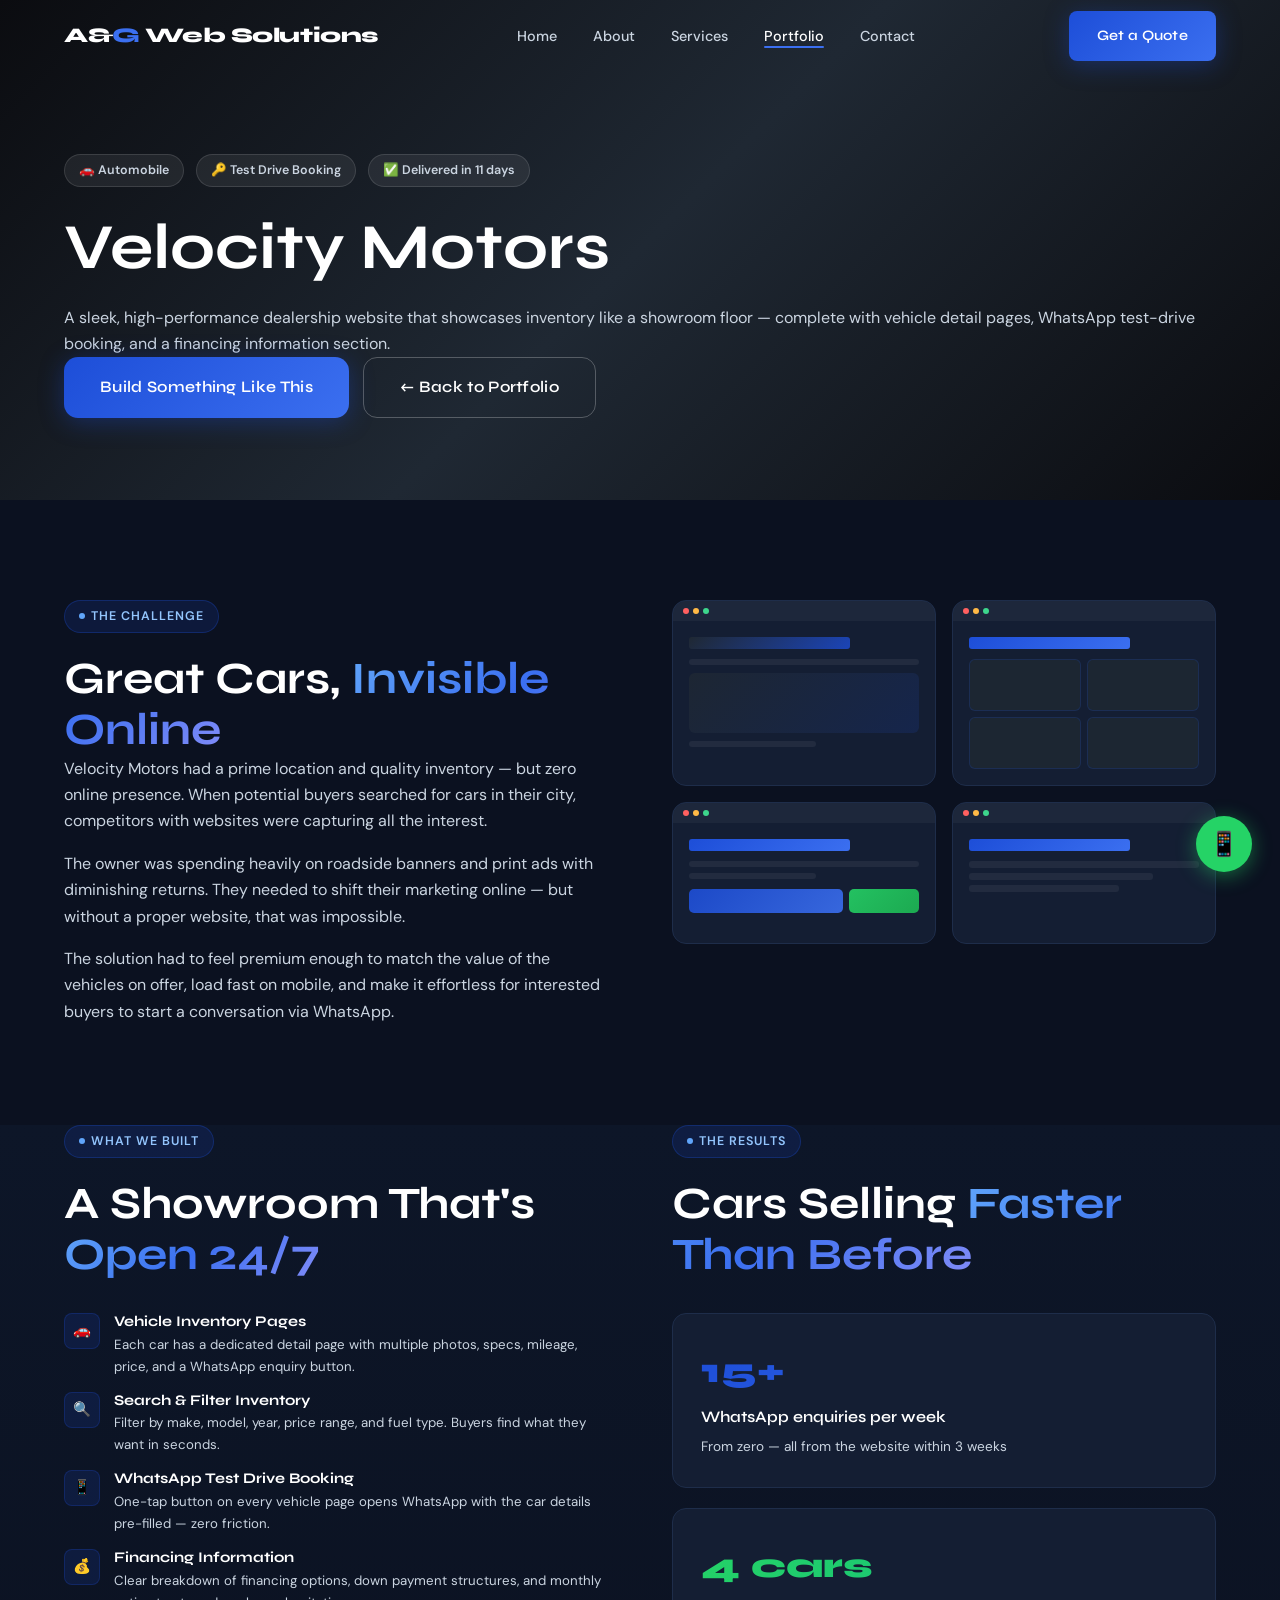
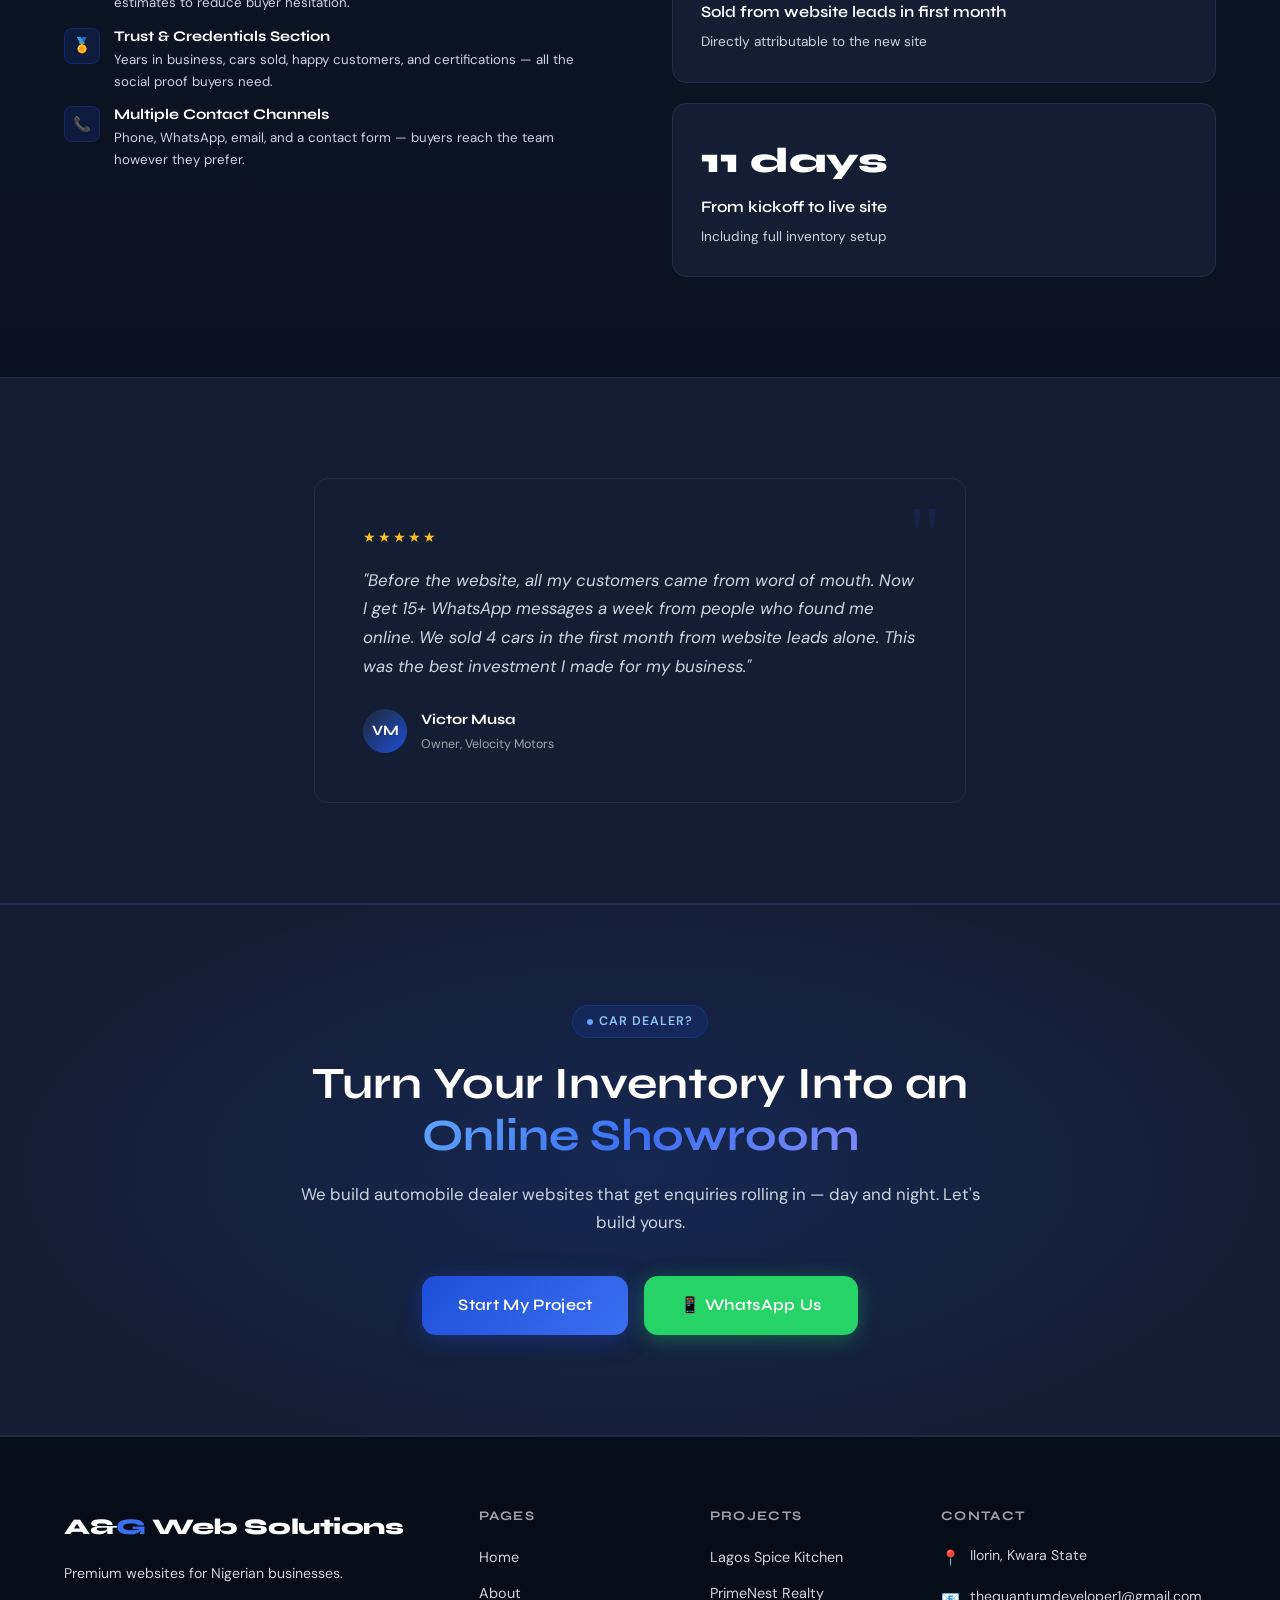
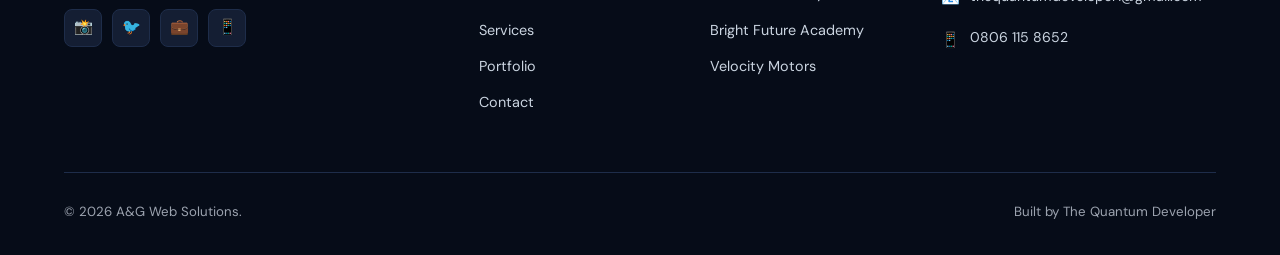
<file: agency-portfolio/agency-portfolio/projects/automobile.html>
<!DOCTYPE html>
<html lang="en">
<head>
  <meta charset="UTF-8"/>
  <meta name="viewport" content="width=device-width, initial-scale=1.0"/>
  <title>Velocity Motors | A&G Web Solutions</title>
  <link rel="stylesheet" href="../css/style.css"/>
  <link rel="stylesheet" href="../css/animations.css"/>
  <link rel="stylesheet" href="../css/responsive.css"/>
</head>
<body>
<nav id="navbar">
  <div class="container"><div class="nav-inner">
    <a href="../index.html" class="nav-logo">A&amp;<span>G</span> Web Solutions</a>
    <ul class="nav-links"><li><a href="../index.html">Home</a></li><li><a href="../about.html">About</a></li><li><a href="../services.html">Services</a></li><li><a href="../portfolio.html" class="active">Portfolio</a></li><li><a href="../contact.html">Contact</a></li></ul>
    <a href="../contact.html" class="btn btn-primary nav-cta">Get a Quote</a>
    <button class="hamburger"><span></span><span></span><span></span></button>
  </div></div>
</nav>
<nav class="mobile-nav"><a href="../index.html">Home</a><a href="../about.html">About</a><a href="../services.html">Services</a><a href="../portfolio.html">Portfolio</a><a href="../contact.html">Contact</a><a href="../contact.html" class="btn btn-primary">Get a Quote</a></nav>

<!-- Project Hero -->
<section class="project-hero" style="background:linear-gradient(135deg,#0B0C10 0%,#1F2833 50%,#0B0C10 100%)">
  <div class="container">
    <div class="project-hero-content">
      <div class="project-meta page-hero-anim">
        <span class="meta-tag">🚗 Automobile</span>
        <span class="meta-tag">🔑 Test Drive Booking</span>
        <span class="meta-tag">✅ Delivered in 11 days</span>
      </div>
      <h1 class="page-hero-anim">Velocity Motors</h1>
      <p class="page-hero-anim">A sleek, high-performance dealership website that showcases inventory like a showroom floor — complete with vehicle detail pages, WhatsApp test-drive booking, and a financing information section.</p>
      <div class="hero-btns page-hero-anim" style="margin-top:0">
        <a href="../contact.html" class="btn btn-primary btn-lg">Build Something Like This</a>
        <a href="../portfolio.html" class="btn btn-outline btn-lg">← Back to Portfolio</a>
      </div>
    </div>
  </div>
</section>

<!-- Overview -->
<section class="detail-section">
  <div class="container">
    <div class="detail-grid">
      <div class="reveal-left">
        <span class="badge">The Challenge</span>
        <h2>Great Cars, <span class="gradient-text">Invisible Online</span></h2>
        <p style="margin-bottom:16px">Velocity Motors had a prime location and quality inventory — but zero online presence. When potential buyers searched for cars in their city, competitors with websites were capturing all the interest.</p>
        <p style="margin-bottom:16px">The owner was spending heavily on roadside banners and print ads with diminishing returns. They needed to shift their marketing online — but without a proper website, that was impossible.</p>
        <p>The solution had to feel premium enough to match the value of the vehicles on offer, load fast on mobile, and make it effortless for interested buyers to start a conversation via WhatsApp.</p>
      </div>
      <div class="screen-showcase reveal-right">
        <div class="screen-card">
          <div class="screen-top"><div class="screen-dot" style="background:#FF6060"></div><div class="screen-dot" style="background:#FFB946"></div><div class="screen-dot" style="background:#3DD68C"></div></div>
          <div class="screen-body">
            <div class="screen-h" style="background:linear-gradient(135deg,#1F2833,rgba(29,78,216,.8))"></div>
            <div class="screen-l"></div>
            <div class="screen-img" style="background:linear-gradient(135deg,rgba(31,40,51,.8),rgba(29,78,216,.15))"></div>
            <div class="screen-l s"></div>
          </div>
        </div>
        <div class="screen-card">
          <div class="screen-top"><div class="screen-dot" style="background:#FF6060"></div><div class="screen-dot" style="background:#FFB946"></div><div class="screen-dot" style="background:#3DD68C"></div></div>
          <div class="screen-body">
            <div class="screen-h"></div>
            <div style="display:grid;grid-template-columns:1fr 1fr;gap:6px;margin-top:8px">
              <div style="height:52px;background:rgba(31,40,51,.8);border:1px solid rgba(29,78,216,.2);border-radius:6px"></div>
              <div style="height:52px;background:rgba(31,40,51,.8);border:1px solid rgba(29,78,216,.2);border-radius:6px"></div>
              <div style="height:52px;background:rgba(31,40,51,.8);border:1px solid rgba(29,78,216,.2);border-radius:6px"></div>
              <div style="height:52px;background:rgba(31,40,51,.8);border:1px solid rgba(29,78,216,.2);border-radius:6px"></div>
            </div>
          </div>
        </div>
        <div class="screen-card">
          <div class="screen-top"><div class="screen-dot" style="background:#FF6060"></div><div class="screen-dot" style="background:#FFB946"></div><div class="screen-dot" style="background:#3DD68C"></div></div>
          <div class="screen-body">
            <div class="screen-h"></div><div class="screen-l"></div><div class="screen-l s"></div>
            <div style="display:flex;gap:6px;margin-top:10px">
              <div style="height:24px;flex:1;background:var(--gradient-primary);border-radius:5px;opacity:.9"></div>
              <div style="height:24px;width:70px;background:linear-gradient(135deg,#25D366,#1DB954);border-radius:5px;opacity:.9"></div>
            </div>
          </div>
        </div>
        <div class="screen-card">
          <div class="screen-top"><div class="screen-dot" style="background:#FF6060"></div><div class="screen-dot" style="background:#FFB946"></div><div class="screen-dot" style="background:#3DD68C"></div></div>
          <div class="screen-body">
            <div class="screen-h"></div>
            <div style="display:flex;flex-direction:column;gap:5px;margin-top:8px">
              <div style="height:7px;background:rgba(255,255,255,.06);border-radius:3px"></div>
              <div style="height:7px;background:rgba(255,255,255,.06);border-radius:3px;width:80%"></div>
              <div style="height:7px;background:rgba(255,255,255,.06);border-radius:3px;width:65%"></div>
            </div>
          </div>
        </div>
      </div>
    </div>
  </div>
</section>

<!-- Features + Results -->
<section class="detail-section" style="background:linear-gradient(180deg,#0D1628 0%,var(--navy) 100%);padding-top:0">
  <div class="container">
    <div class="detail-grid">
      <div class="reveal">
        <span class="badge">What We Built</span>
        <h2>A Showroom That's <span class="gradient-text">Open 24/7</span></h2>
        <div class="features-list" style="margin-top:32px">
          <div class="feature-item">
            <div class="fi-icon">🚗</div>
            <div class="fi-text"><h4>Vehicle Inventory Pages</h4><p>Each car has a dedicated detail page with multiple photos, specs, mileage, price, and a WhatsApp enquiry button.</p></div>
          </div>
          <div class="feature-item">
            <div class="fi-icon">🔍</div>
            <div class="fi-text"><h4>Search &amp; Filter Inventory</h4><p>Filter by make, model, year, price range, and fuel type. Buyers find what they want in seconds.</p></div>
          </div>
          <div class="feature-item">
            <div class="fi-icon">📱</div>
            <div class="fi-text"><h4>WhatsApp Test Drive Booking</h4><p>One-tap button on every vehicle page opens WhatsApp with the car details pre-filled — zero friction.</p></div>
          </div>
          <div class="feature-item">
            <div class="fi-icon">💰</div>
            <div class="fi-text"><h4>Financing Information</h4><p>Clear breakdown of financing options, down payment structures, and monthly estimates to reduce buyer hesitation.</p></div>
          </div>
          <div class="feature-item">
            <div class="fi-icon">🏅</div>
            <div class="fi-text"><h4>Trust &amp; Credentials Section</h4><p>Years in business, cars sold, happy customers, and certifications — all the social proof buyers need.</p></div>
          </div>
          <div class="feature-item">
            <div class="fi-icon">📞</div>
            <div class="fi-text"><h4>Multiple Contact Channels</h4><p>Phone, WhatsApp, email, and a contact form — buyers reach the team however they prefer.</p></div>
          </div>
        </div>
      </div>
      <div class="reveal-right">
        <span class="badge">The Results</span>
        <h2>Cars Selling <span class="gradient-text">Faster Than Before</span></h2>
        <div style="display:flex;flex-direction:column;gap:20px;margin-top:32px">
          <div style="background:var(--navy-card);border:1px solid var(--navy-border);border-radius:var(--radius-md);padding:28px">
            <div style="font-family:var(--font-display);font-size:2.2rem;font-weight:800;background:var(--gradient-primary);-webkit-background-clip:text;-webkit-text-fill-color:transparent;background-clip:text">15+</div>
            <div style="font-family:var(--font-display);font-weight:600;margin-top:4px">WhatsApp enquiries per week</div>
            <p style="font-size:.85rem;margin-top:6px">From zero — all from the website within 3 weeks</p>
          </div>
          <div style="background:var(--navy-card);border:1px solid var(--navy-border);border-radius:var(--radius-md);padding:28px">
            <div style="font-family:var(--font-display);font-size:2.2rem;font-weight:800;background:linear-gradient(135deg,#25D366,#10B981);-webkit-background-clip:text;-webkit-text-fill-color:transparent;background-clip:text">4 cars</div>
            <div style="font-family:var(--font-display);font-weight:600;margin-top:4px">Sold from website leads in first month</div>
            <p style="font-size:.85rem;margin-top:6px">Directly attributable to the new site</p>
          </div>
          <div style="background:var(--navy-card);border:1px solid var(--navy-border);border-radius:var(--radius-md);padding:28px">
            <div style="font-family:var(--font-display);font-size:2.2rem;font-weight:800;color:var(--white)">11 days</div>
            <div style="font-family:var(--font-display);font-weight:600;margin-top:4px">From kickoff to live site</div>
            <p style="font-size:.85rem;margin-top:6px">Including full inventory setup</p>
          </div>
        </div>
      </div>
    </div>
  </div>
</section>

<!-- Testimonial -->
<section class="section-py" style="background:var(--navy-card);border-top:1px solid var(--navy-border);border-bottom:1px solid var(--navy-border)">
  <div class="container" style="max-width:700px">
    <div class="testi-card reveal" style="padding:48px">
      <div class="testi-stars">★★★★★</div>
      <p class="testi-text" style="font-size:1.05rem">"Before the website, all my customers came from word of mouth. Now I get 15+ WhatsApp messages a week from people who found me online. We sold 4 cars in the first month from website leads alone. This was the best investment I made for my business."</p>
      <div class="testi-author" style="margin-top:28px">
        <div class="testi-avatar" style="background:linear-gradient(135deg,#1F2833,#1D4ED8)">VM</div>
        <div><div class="testi-name">Victor Musa</div><div class="testi-biz">Owner, Velocity Motors</div></div>
      </div>
    </div>
  </div>
</section>

<!-- CTA -->
<section class="cta-banner">
  <div class="container"><div class="cta-inner reveal">
    <span class="badge">Car Dealer?</span>
    <h2>Turn Your Inventory Into an <span class="gradient-text">Online Showroom</span></h2>
    <p>We build automobile dealer websites that get enquiries rolling in — day and night. Let's build yours.</p>
    <div class="cta-btns">
      <a href="../contact.html" class="btn btn-primary btn-lg">Start My Project</a>
      <a href="https://wa.me/2348061158652?text=Hi,%20I%20want%20a%20car%20dealership%20website%20like%20Velocity%20Motors." class="btn btn-whatsapp btn-lg" target="_blank" rel="noopener">📱 WhatsApp Us</a>
    </div>
  </div></div>
</section>

<footer>
  <div class="container">
    <div class="footer-grid">
      <div class="footer-brand"><a href="../index.html" class="nav-logo">A&amp;<span>G</span> Web Solutions</a><p>Premium websites for Nigerian businesses.</p><div class="footer-social"><a href="#" class="social-btn">📸</a><a href="#" class="social-btn">🐦</a><a href="#" class="social-btn">💼</a><a href="#" class="social-btn">📱</a></div></div>
      <div class="footer-col"><h5>Pages</h5><ul><li><a href="../index.html">Home</a></li><li><a href="../about.html">About</a></li><li><a href="../services.html">Services</a></li><li><a href="../portfolio.html">Portfolio</a></li><li><a href="../contact.html">Contact</a></li></ul></div>
      <div class="footer-col"><h5>Projects</h5><ul><li><a href="restaurant.html">Lagos Spice Kitchen</a></li><li><a href="real-estate.html">PrimeNest Realty</a></li><li><a href="school.html">Bright Future Academy</a></li><li><a href="automobile.html">Velocity Motors</a></li></ul></div>
      <div class="footer-col"><h5>Contact</h5><div class="footer-contact-item"><span class="icon">📍</span><p>Ilorin, Kwara State</p></div><div class="footer-contact-item"><span class="icon">📧</span><p>thequantumdeveloper1@gmail.com</p></div><div class="footer-contact-item"><span class="icon">📱</span><p>0806 115 8652</p></div></div>
    </div>
    <div class="footer-bottom"><p>&copy; 2026 A&amp;G Web Solutions.</p>
      <p>Built by <a href="https://my-personal-portfolio-the-quantum-c.vercel.app/">The Quantum Developer</a></p></div>
  </div>
</footer>
<a href="https://wa.me/2348061158652" class="wa-float" target="_blank" rel="noopener">📱</a>
<script src="../js/navbar.js"></script><script src="../js/animations.js"></script><script src="../js/main.js"></script>
</body>
</html>
</file>
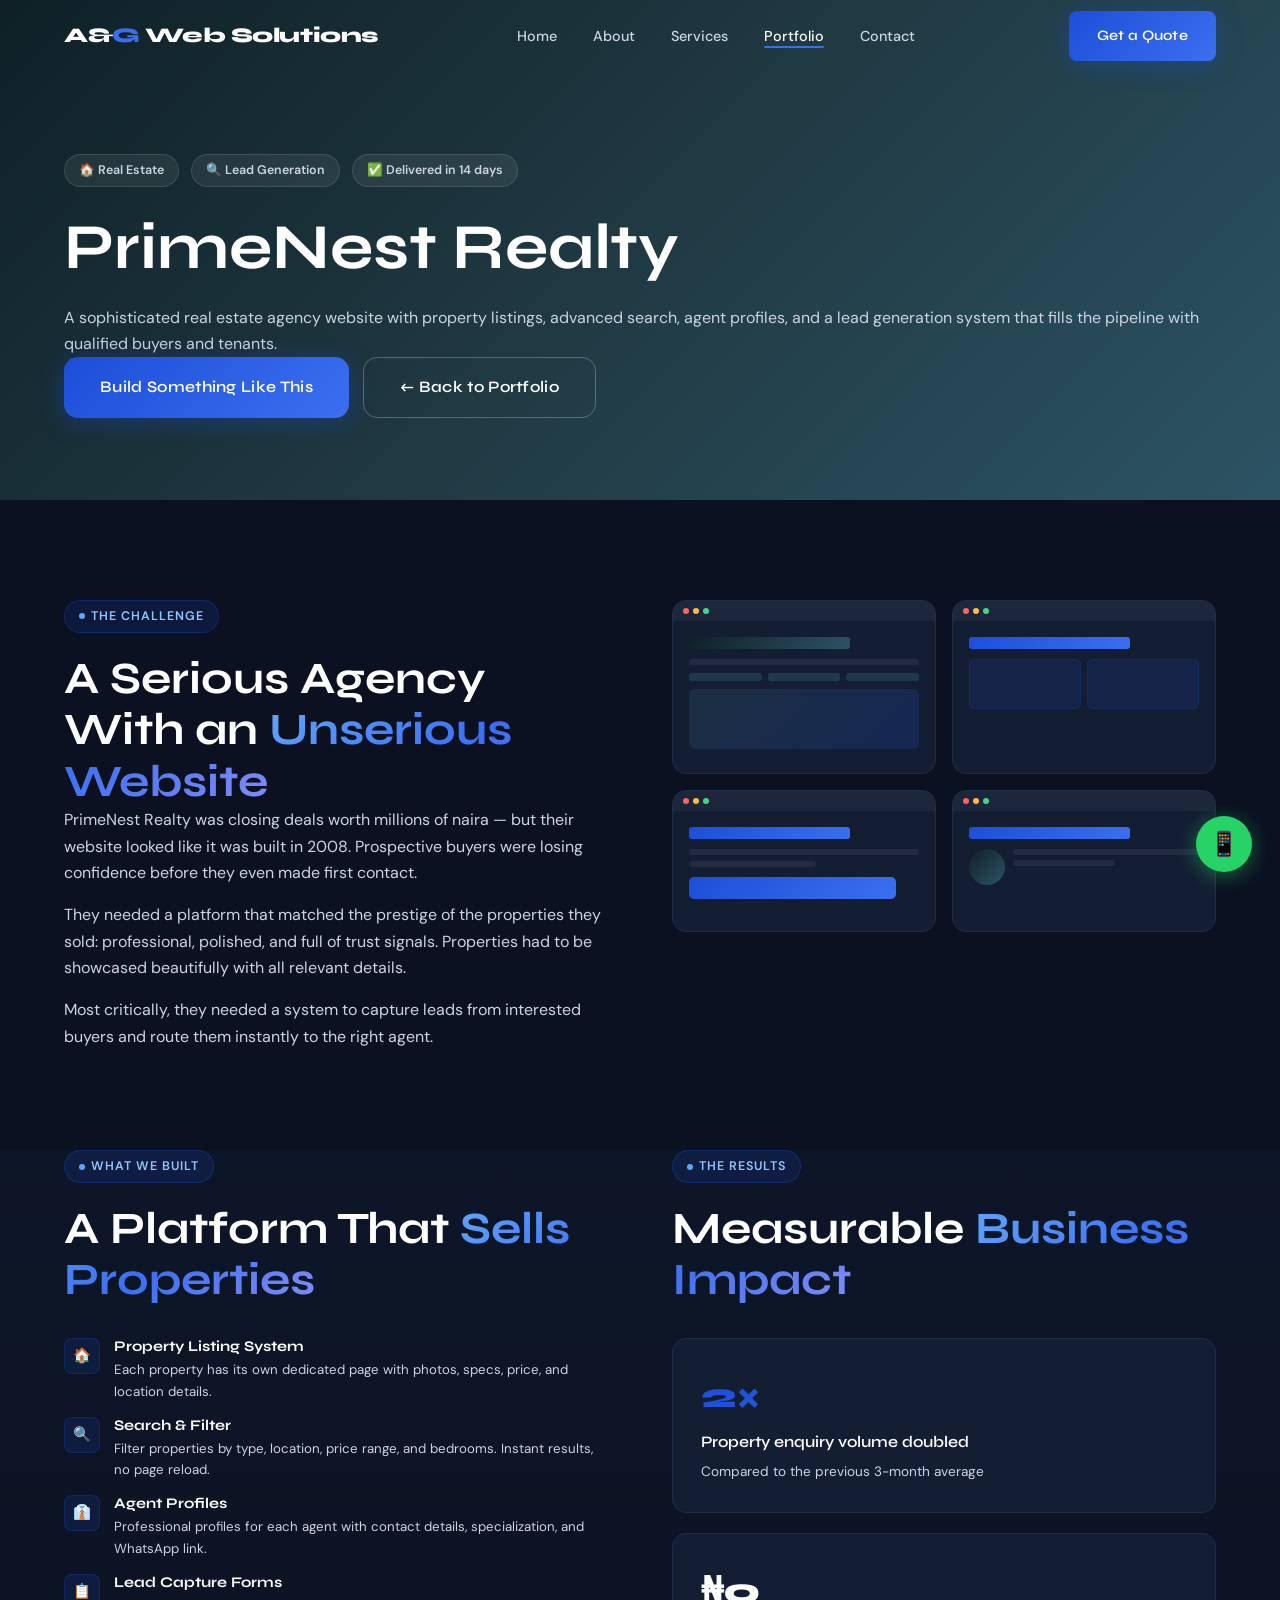
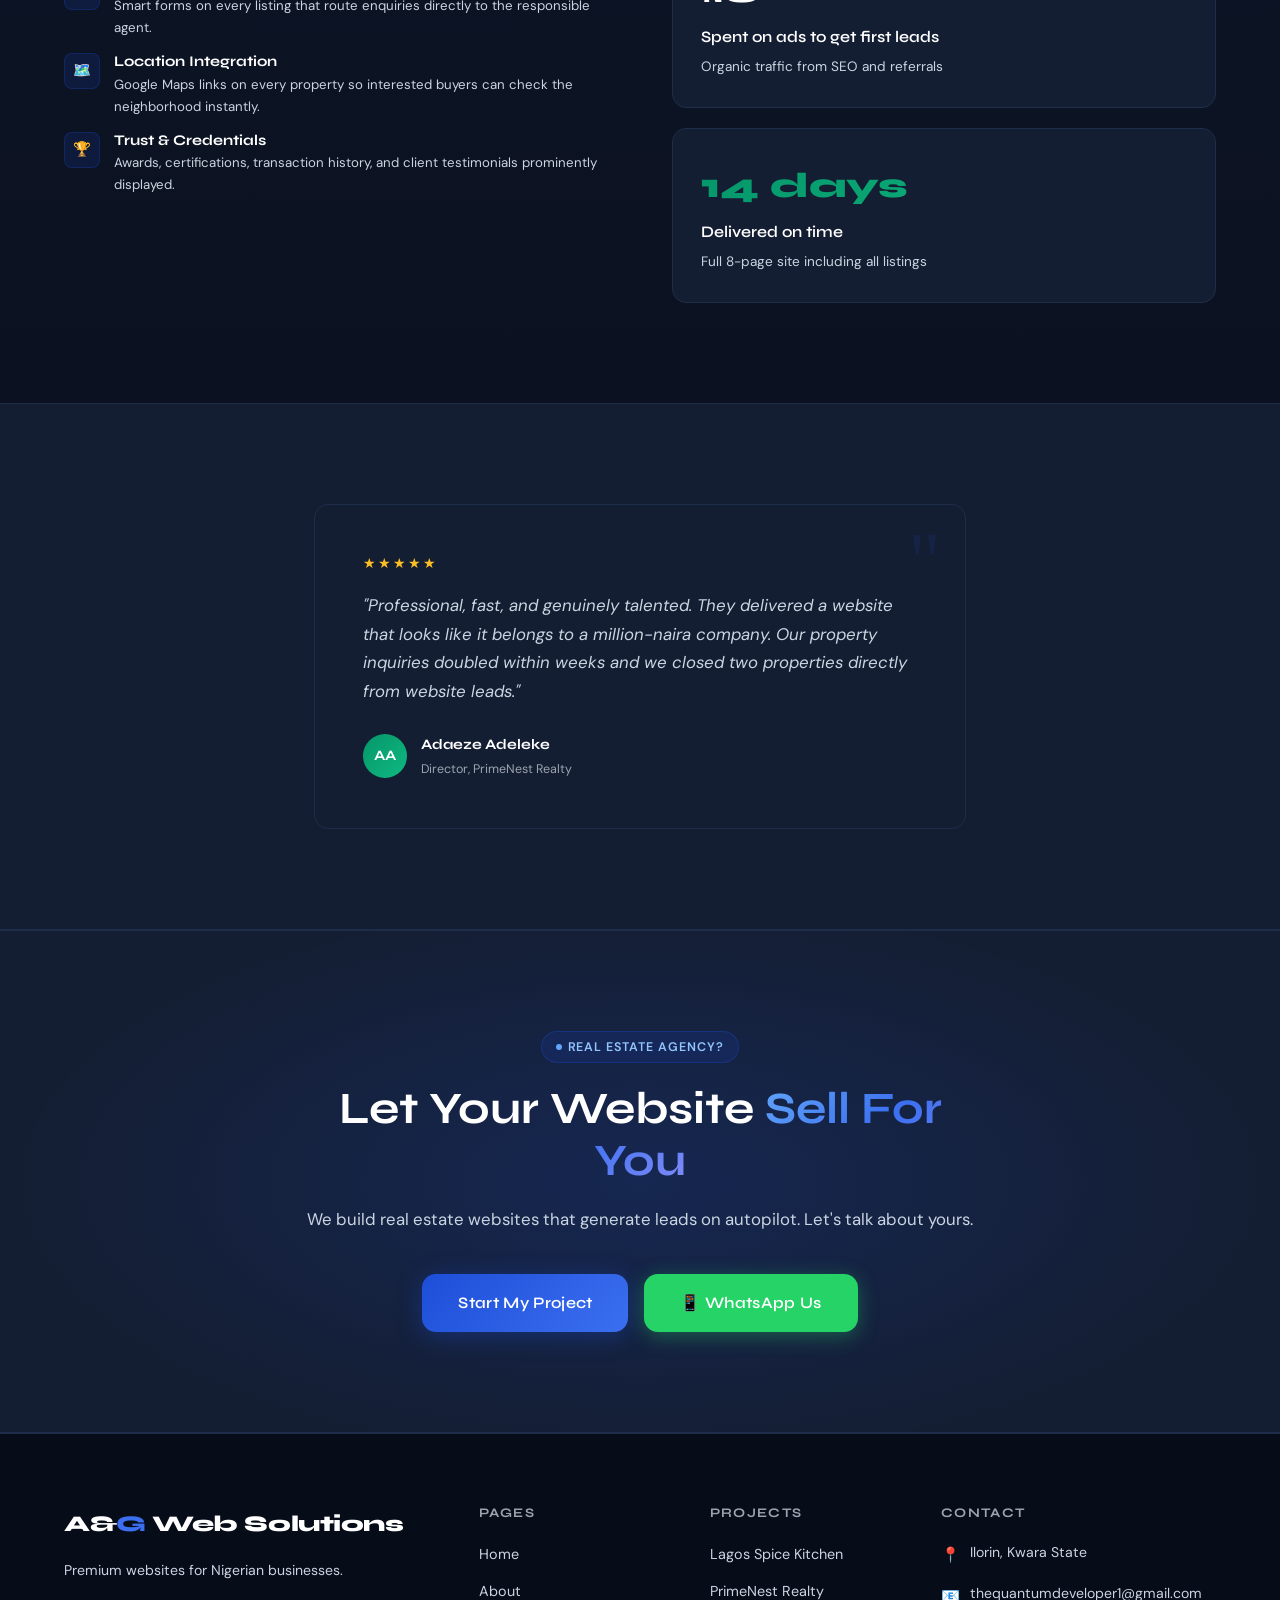
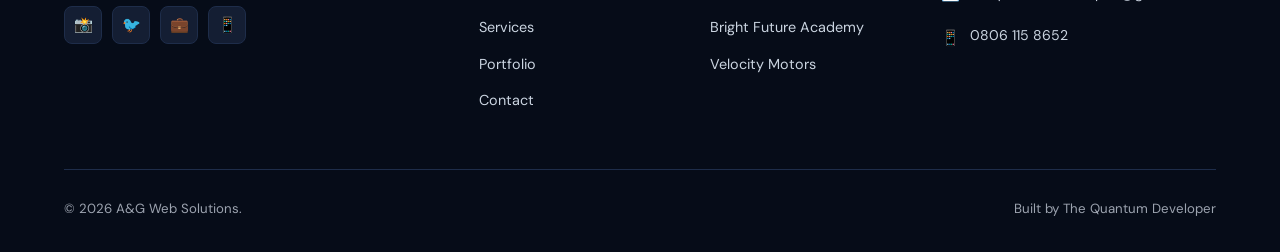
<file: agency-portfolio/agency-portfolio/projects/real-estate.html>
<!DOCTYPE html>
<html lang="en">
<head>
  <meta charset="UTF-8"/>
  <meta name="viewport" content="width=device-width, initial-scale=1.0"/>
  <title>PrimeNest Realty | A&G Web Solutions</title>
  <link rel="stylesheet" href="../css/style.css"/>
  <link rel="stylesheet" href="../css/animations.css"/>
  <link rel="stylesheet" href="../css/responsive.css"/>
</head>
<body>
<nav id="navbar">
  <div class="container"><div class="nav-inner">
    <a href="../index.html" class="nav-logo">A&amp;<span>G</span> Web Solutions</a>
    <ul class="nav-links"><li><a href="../index.html">Home</a></li><li><a href="../about.html">About</a></li><li><a href="../services.html">Services</a></li><li><a href="../portfolio.html" class="active">Portfolio</a></li><li><a href="../contact.html">Contact</a></li></ul>
    <a href="../contact.html" class="btn btn-primary nav-cta">Get a Quote</a>
    <button class="hamburger"><span></span><span></span><span></span></button>
  </div></div>
</nav>
<nav class="mobile-nav"><a href="../index.html">Home</a><a href="../about.html">About</a><a href="../services.html">Services</a><a href="../portfolio.html">Portfolio</a><a href="../contact.html">Contact</a><a href="../contact.html" class="btn btn-primary">Get a Quote</a></nav>

<section class="project-hero" style="background:linear-gradient(135deg,#0F2027 0%,#203A43 50%,#2C5364 100%)">
  <div class="container">
    <div class="project-hero-content">
      <div class="project-meta page-hero-anim">
        <span class="meta-tag">🏠 Real Estate</span>
        <span class="meta-tag">🔍 Lead Generation</span>
        <span class="meta-tag">✅ Delivered in 14 days</span>
      </div>
      <h1 class="page-hero-anim">PrimeNest Realty</h1>
      <p class="page-hero-anim">A sophisticated real estate agency website with property listings, advanced search, agent profiles, and a lead generation system that fills the pipeline with qualified buyers and tenants.</p>
      <div class="hero-btns page-hero-anim" style="margin-top:0">
        <a href="../contact.html" class="btn btn-primary btn-lg">Build Something Like This</a>
        <a href="../portfolio.html" class="btn btn-outline btn-lg">← Back to Portfolio</a>
      </div>
    </div>
  </div>
</section>

<section class="detail-section">
  <div class="container">
    <div class="detail-grid">
      <div class="reveal-left">
        <span class="badge">The Challenge</span>
        <h2>A Serious Agency With an <span class="gradient-text">Unserious Website</span></h2>
        <p style="margin-bottom:16px">PrimeNest Realty was closing deals worth millions of naira — but their website looked like it was built in 2008. Prospective buyers were losing confidence before they even made first contact.</p>
        <p style="margin-bottom:16px">They needed a platform that matched the prestige of the properties they sold: professional, polished, and full of trust signals. Properties had to be showcased beautifully with all relevant details.</p>
        <p>Most critically, they needed a system to capture leads from interested buyers and route them instantly to the right agent.</p>
      </div>
      <div class="screen-showcase reveal-right">
        <div class="screen-card">
          <div class="screen-top"><div class="screen-dot" style="background:#FF6060"></div><div class="screen-dot" style="background:#FFB946"></div><div class="screen-dot" style="background:#3DD68C"></div></div>
          <div class="screen-body">
            <div class="screen-h" style="background:linear-gradient(135deg,#0F2027,#2C5364)"></div>
            <div class="screen-l"></div>
            <div style="display:grid;grid-template-columns:1fr 1fr 1fr;gap:6px;margin-top:8px">
              <div style="height:8px;background:rgba(44,83,100,.5);border-radius:3px"></div>
              <div style="height:8px;background:rgba(44,83,100,.5);border-radius:3px"></div>
              <div style="height:8px;background:rgba(44,83,100,.5);border-radius:3px"></div>
            </div>
            <div class="screen-img" style="background:linear-gradient(135deg,rgba(44,83,100,.3),rgba(29,78,216,.2))"></div>
          </div>
        </div>
        <div class="screen-card">
          <div class="screen-top"><div class="screen-dot" style="background:#FF6060"></div><div class="screen-dot" style="background:#FFB946"></div><div class="screen-dot" style="background:#3DD68C"></div></div>
          <div class="screen-body">
            <div class="screen-h"></div>
            <div style="display:grid;grid-template-columns:1fr 1fr;gap:6px;margin-top:8px">
              <div style="height:50px;background:rgba(29,78,216,.12);border-radius:6px;border:1px solid rgba(29,78,216,.2)"></div>
              <div style="height:50px;background:rgba(29,78,216,.12);border-radius:6px;border:1px solid rgba(29,78,216,.2)"></div>
            </div>
          </div>
        </div>
        <div class="screen-card">
          <div class="screen-top"><div class="screen-dot" style="background:#FF6060"></div><div class="screen-dot" style="background:#FFB946"></div><div class="screen-dot" style="background:#3DD68C"></div></div>
          <div class="screen-body">
            <div class="screen-h"></div><div class="screen-l"></div><div class="screen-l s"></div>
            <div style="height:22px;background:var(--gradient-primary);border-radius:5px;margin-top:10px;width:90%"></div>
          </div>
        </div>
        <div class="screen-card">
          <div class="screen-top"><div class="screen-dot" style="background:#FF6060"></div><div class="screen-dot" style="background:#FFB946"></div><div class="screen-dot" style="background:#3DD68C"></div></div>
          <div class="screen-body">
            <div class="screen-h"></div>
            <div style="display:flex;gap:8px;margin-top:8px">
              <div style="width:36px;height:36px;border-radius:50%;background:linear-gradient(135deg,#0F2027,#2C5364)"></div>
              <div style="flex:1"><div class="screen-l" style="margin-bottom:5px"></div><div class="screen-l s"></div></div>
            </div>
          </div>
        </div>
      </div>
    </div>
  </div>
</section>

<section class="detail-section" style="background:linear-gradient(180deg,#0D1628 0%,var(--navy) 100%);padding-top:0">
  <div class="container">
    <div class="detail-grid">
      <div class="reveal">
        <span class="badge">What We Built</span>
        <h2>A Platform That <span class="gradient-text">Sells Properties</span></h2>
        <div class="features-list" style="margin-top:32px">
          <div class="feature-item">
            <div class="fi-icon">🏠</div>
            <div class="fi-text"><h4>Property Listing System</h4><p>Each property has its own dedicated page with photos, specs, price, and location details.</p></div>
          </div>
          <div class="feature-item">
            <div class="fi-icon">🔍</div>
            <div class="fi-text"><h4>Search &amp; Filter</h4><p>Filter properties by type, location, price range, and bedrooms. Instant results, no page reload.</p></div>
          </div>
          <div class="feature-item">
            <div class="fi-icon">👔</div>
            <div class="fi-text"><h4>Agent Profiles</h4><p>Professional profiles for each agent with contact details, specialization, and WhatsApp link.</p></div>
          </div>
          <div class="feature-item">
            <div class="fi-icon">📋</div>
            <div class="fi-text"><h4>Lead Capture Forms</h4><p>Smart forms on every listing that route enquiries directly to the responsible agent.</p></div>
          </div>
          <div class="feature-item">
            <div class="fi-icon">🗺️</div>
            <div class="fi-text"><h4>Location Integration</h4><p>Google Maps links on every property so interested buyers can check the neighborhood instantly.</p></div>
          </div>
          <div class="feature-item">
            <div class="fi-icon">🏆</div>
            <div class="fi-text"><h4>Trust &amp; Credentials</h4><p>Awards, certifications, transaction history, and client testimonials prominently displayed.</p></div>
          </div>
        </div>
      </div>
      <div class="reveal-right">
        <span class="badge">The Results</span>
        <h2>Measurable <span class="gradient-text">Business Impact</span></h2>
        <div style="display:flex;flex-direction:column;gap:20px;margin-top:32px">
          <div style="background:var(--navy-card);border:1px solid var(--navy-border);border-radius:var(--radius-md);padding:28px">
            <div style="font-family:var(--font-display);font-size:2.2rem;font-weight:800;background:var(--gradient-primary);-webkit-background-clip:text;-webkit-text-fill-color:transparent;background-clip:text">2×</div>
            <div style="font-family:var(--font-display);font-weight:600;margin-top:4px">Property enquiry volume doubled</div>
            <p style="font-size:.85rem;margin-top:6px">Compared to the previous 3-month average</p>
          </div>
          <div style="background:var(--navy-card);border:1px solid var(--navy-border);border-radius:var(--radius-md);padding:28px">
            <div style="font-family:var(--font-display);font-size:2.2rem;font-weight:800;color:var(--white)">₦0</div>
            <div style="font-family:var(--font-display);font-weight:600;margin-top:4px">Spent on ads to get first leads</div>
            <p style="font-size:.85rem;margin-top:6px">Organic traffic from SEO and referrals</p>
          </div>
          <div style="background:var(--navy-card);border:1px solid var(--navy-border);border-radius:var(--radius-md);padding:28px">
            <div style="font-family:var(--font-display);font-size:2.2rem;font-weight:800;background:linear-gradient(135deg,#059669,#10B981);-webkit-background-clip:text;-webkit-text-fill-color:transparent;background-clip:text">14 days</div>
            <div style="font-family:var(--font-display);font-weight:600;margin-top:4px">Delivered on time</div>
            <p style="font-size:.85rem;margin-top:6px">Full 8-page site including all listings</p>
          </div>
        </div>
      </div>
    </div>
  </div>
</section>

<section class="section-py" style="background:var(--navy-card);border-top:1px solid var(--navy-border);border-bottom:1px solid var(--navy-border)">
  <div class="container" style="max-width:700px">
    <div class="testi-card reveal" style="padding:48px">
      <div class="testi-stars">★★★★★</div>
      <p class="testi-text" style="font-size:1.05rem">"Professional, fast, and genuinely talented. They delivered a website that looks like it belongs to a million-naira company. Our property inquiries doubled within weeks and we closed two properties directly from website leads."</p>
      <div class="testi-author" style="margin-top:28px">
        <div class="testi-avatar av2">AA</div>
        <div><div class="testi-name">Adaeze Adeleke</div><div class="testi-biz">Director, PrimeNest Realty</div></div>
      </div>
    </div>
  </div>
</section>

<section class="cta-banner">
  <div class="container"><div class="cta-inner reveal">
    <span class="badge">Real Estate Agency?</span>
    <h2>Let Your Website <span class="gradient-text">Sell For You</span></h2>
    <p>We build real estate websites that generate leads on autopilot. Let's talk about yours.</p>
    <div class="cta-btns">
      <a href="../contact.html" class="btn btn-primary btn-lg">Start My Project</a>
      <a href="https://wa.me/2348061158652?text=Hi,%20I%20want%20a%20real%20estate%20website%20like%20PrimeNest%20Realty." class="btn btn-whatsapp btn-lg" target="_blank" rel="noopener">📱 WhatsApp Us</a>
    </div>
  </div></div>
</section>

<footer>
  <div class="container">
    <div class="footer-grid">
      <div class="footer-brand"><a href="../index.html" class="nav-logo">A&amp;<span>G</span> Web Solutions</a><p>Premium websites for Nigerian businesses.</p><div class="footer-social"><a href="#" class="social-btn">📸</a><a href="#" class="social-btn">🐦</a><a href="#" class="social-btn">💼</a><a href="#" class="social-btn">📱</a></div></div>
      <div class="footer-col"><h5>Pages</h5><ul><li><a href="../index.html">Home</a></li><li><a href="../about.html">About</a></li><li><a href="../services.html">Services</a></li><li><a href="../portfolio.html">Portfolio</a></li><li><a href="../contact.html">Contact</a></li></ul></div>
      <div class="footer-col"><h5>Projects</h5><ul><li><a href="restaurant.html">Lagos Spice Kitchen</a></li><li><a href="real-estate.html">PrimeNest Realty</a></li><li><a href="school.html">Bright Future Academy</a></li><li><a href="automobile.html">Velocity Motors</a></li></ul></div>
      <div class="footer-col"><h5>Contact</h5><div class="footer-contact-item"><span class="icon">📍</span><p>Ilorin, Kwara State</p></div><div class="footer-contact-item"><span class="icon">📧</span><p>thequantumdeveloper1@gmail.com</p></div><div class="footer-contact-item"><span class="icon">📱</span><p>0806 115 8652</p></div></div>
    </div>
    <div class="footer-bottom"><p>&copy; 2026 A&amp;G Web Solutions.</p>
      <p>Built by <a href="https://my-personal-portfolio-the-quantum-c.vercel.app/">The Quantum Developer</a></p></div>
  </div>
</footer>
<a href="https://wa.me/2348061158652" class="wa-float" target="_blank" rel="noopener">📱</a>
<script src="../js/navbar.js"></script><script src="../js/animations.js"></script><script src="../js/main.js"></script>
</body>
</html>
</file>
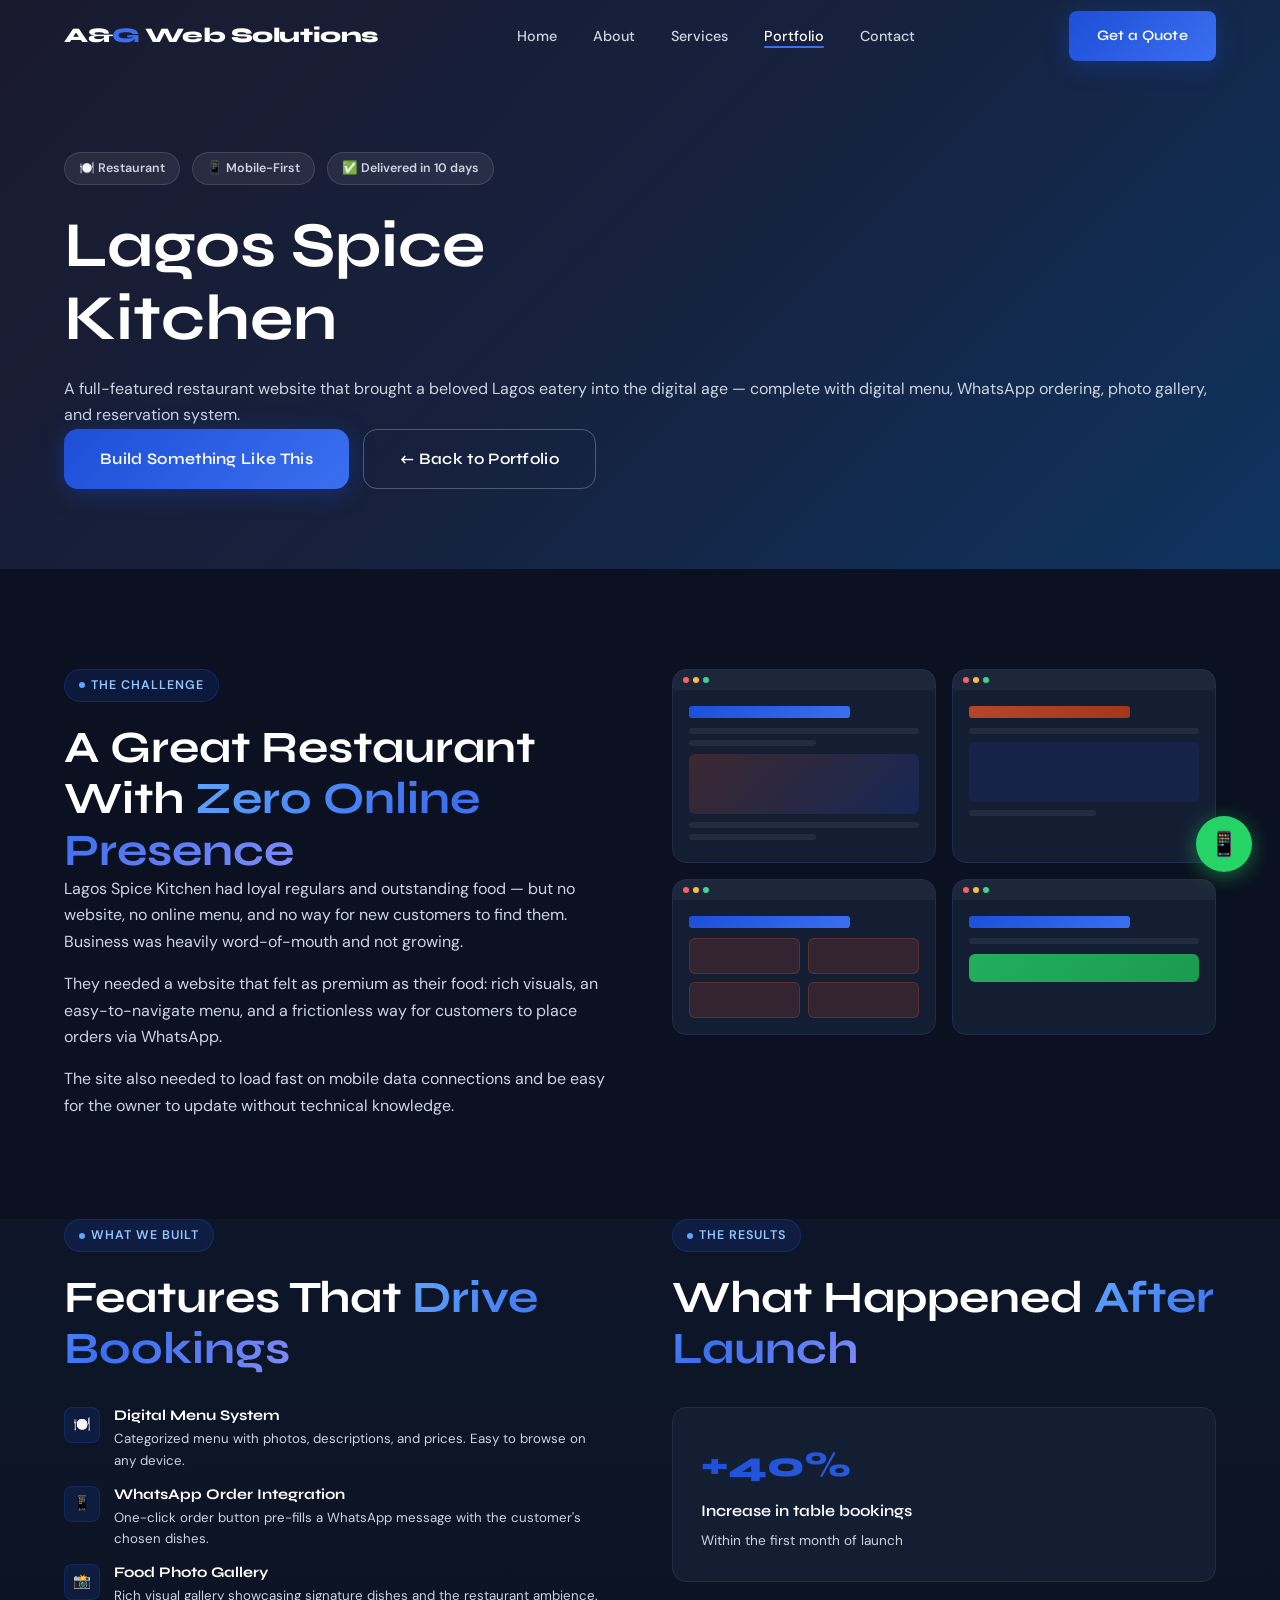
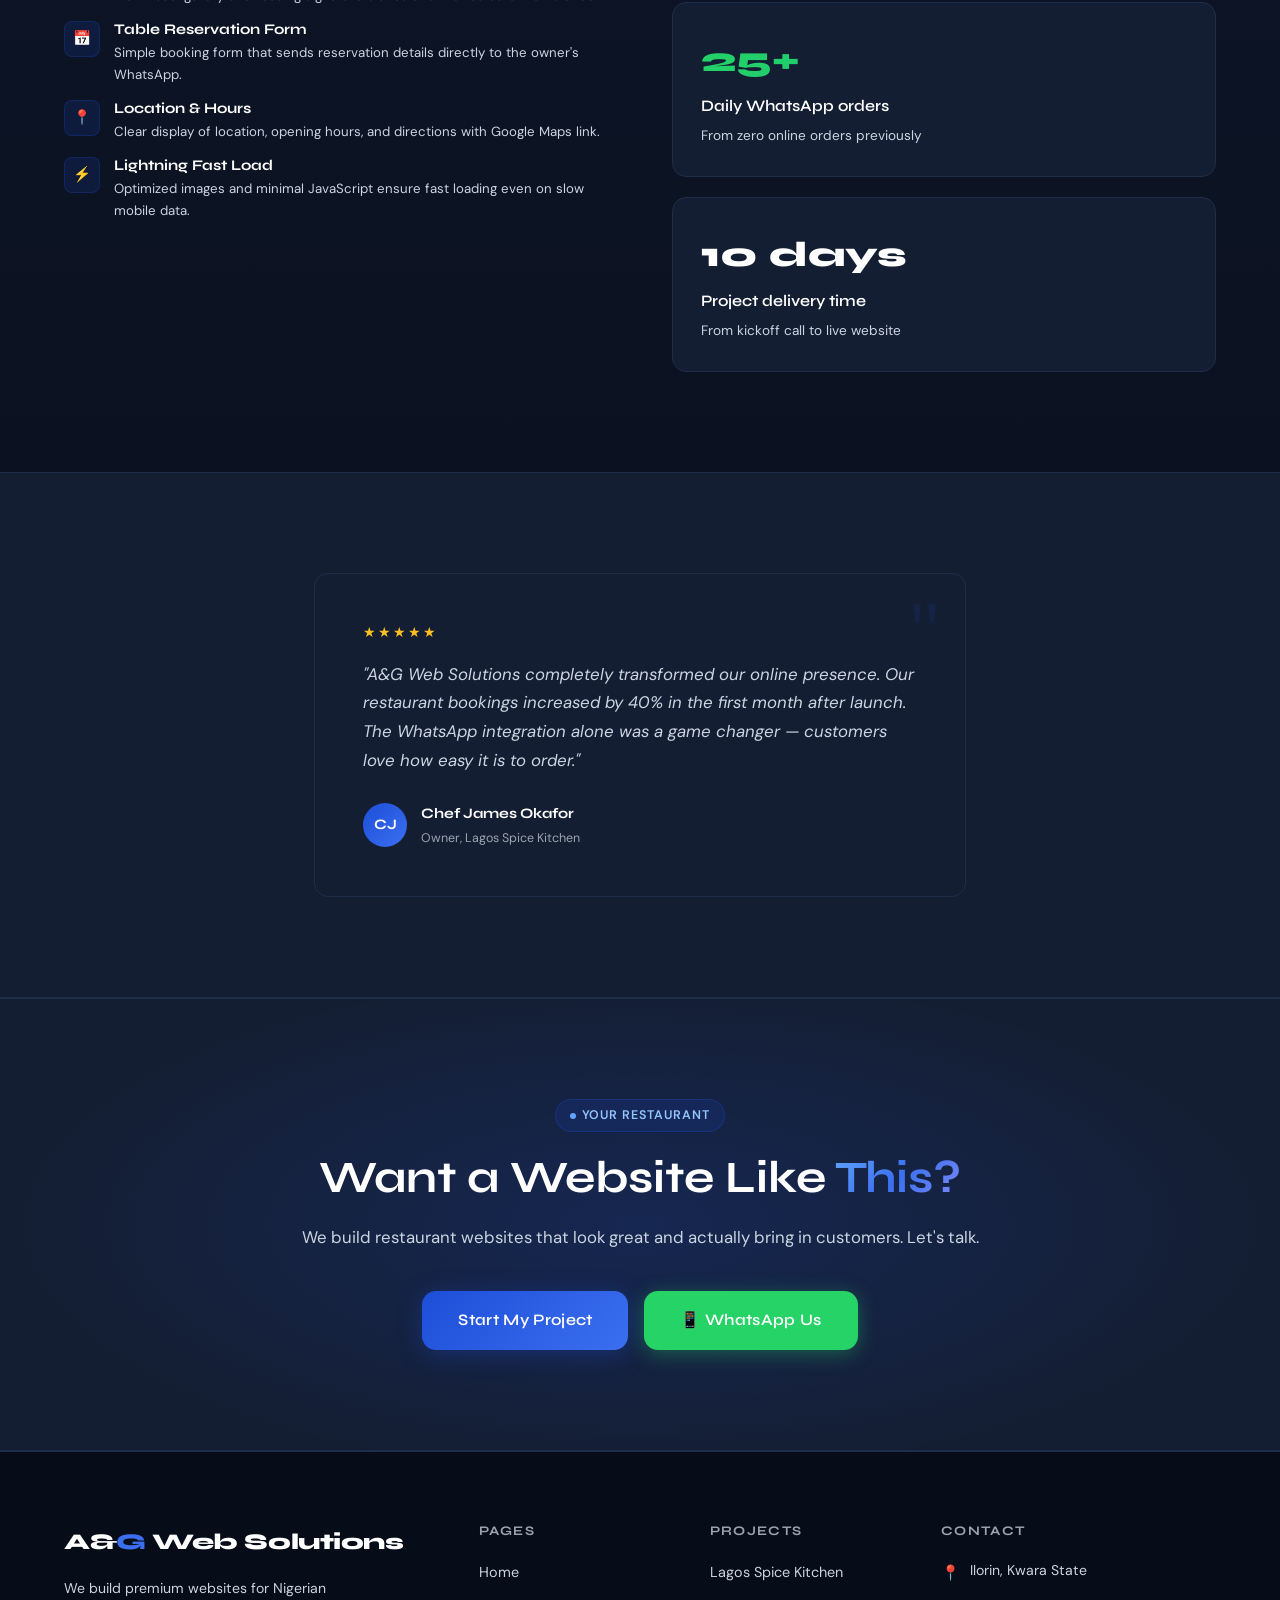
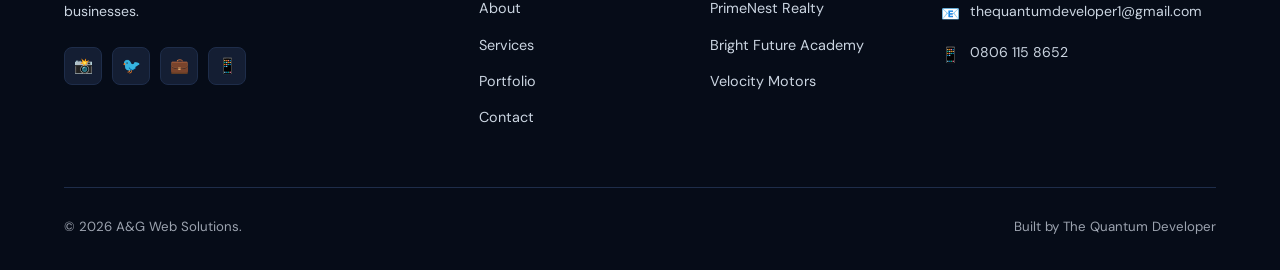
<file: agency-portfolio/agency-portfolio/projects/restaurant.html>
<!DOCTYPE html>
<html lang="en">
<head>
  <meta charset="UTF-8"/>
  <meta name="viewport" content="width=device-width, initial-scale=1.0"/>
  <title>Lagos Spice Kitchen | A&G Web Solutions</title>
  <link rel="stylesheet" href="../css/style.css"/>
  <link rel="stylesheet" href="../css/animations.css"/>
  <link rel="stylesheet" href="../css/responsive.css"/>
</head>
<body>
<nav id="navbar">
  <div class="container"><div class="nav-inner">
    <a href="../index.html" class="nav-logo">A&amp;<span>G</span> Web Solutions</a>
    <ul class="nav-links"><li><a href="../index.html">Home</a></li><li><a href="../about.html">About</a></li><li><a href="../services.html">Services</a></li><li><a href="../portfolio.html" class="active">Portfolio</a></li><li><a href="../contact.html">Contact</a></li></ul>
    <a href="../contact.html" class="btn btn-primary nav-cta">Get a Quote</a>
    <button class="hamburger"><span></span><span></span><span></span></button>
  </div></div>
</nav>
<nav class="mobile-nav"><a href="../index.html">Home</a><a href="../about.html">About</a><a href="../services.html">Services</a><a href="../portfolio.html">Portfolio</a><a href="../contact.html">Contact</a><a href="../contact.html" class="btn btn-primary">Get a Quote</a></nav>

<!-- Project Hero -->
<section class="project-hero" style="background:linear-gradient(135deg,#1A1A2E 0%,#16213E 50%,#0F3460 100%)">
  <div class="container">
    <div class="project-hero-content">
      <div class="project-meta page-hero-anim">
        <span class="meta-tag">🍽️ Restaurant</span>
        <span class="meta-tag">📱 Mobile-First</span>
        <span class="meta-tag">✅ Delivered in 10 days</span>
      </div>
      <h1 class="page-hero-anim">Lagos Spice Kitchen</h1>
      <p class="page-hero-anim">A full-featured restaurant website that brought a beloved Lagos eatery into the digital age — complete with digital menu, WhatsApp ordering, photo gallery, and reservation system.</p>
      <div class="hero-btns page-hero-anim" style="margin-top:0">
        <a href="../contact.html" class="btn btn-primary btn-lg">Build Something Like This</a>
        <a href="../portfolio.html" class="btn btn-outline btn-lg">← Back to Portfolio</a>
      </div>
    </div>
  </div>
</section>

<!-- Overview -->
<section class="detail-section">
  <div class="container">
    <div class="detail-grid">
      <div class="reveal-left">
        <span class="badge">The Challenge</span>
        <h2>A Great Restaurant With <span class="gradient-text">Zero Online Presence</span></h2>
        <p style="margin-bottom:16px">Lagos Spice Kitchen had loyal regulars and outstanding food — but no website, no online menu, and no way for new customers to find them. Business was heavily word-of-mouth and not growing.</p>
        <p style="margin-bottom:16px">They needed a website that felt as premium as their food: rich visuals, an easy-to-navigate menu, and a frictionless way for customers to place orders via WhatsApp.</p>
        <p>The site also needed to load fast on mobile data connections and be easy for the owner to update without technical knowledge.</p>
      </div>
      <div class="screen-showcase reveal-right">
        <div class="screen-card">
          <div class="screen-top"><div class="screen-dot" style="background:#FF6060"></div><div class="screen-dot" style="background:#FFB946"></div><div class="screen-dot" style="background:#3DD68C"></div></div>
          <div class="screen-body">
            <div class="screen-h"></div><div class="screen-l"></div><div class="screen-l s"></div>
            <div class="screen-img" style="background:linear-gradient(135deg,rgba(220,80,40,.2),rgba(29,78,216,.2))"></div>
            <div class="screen-l"></div><div class="screen-l s"></div>
          </div>
        </div>
        <div class="screen-card">
          <div class="screen-top"><div class="screen-dot" style="background:#FF6060"></div><div class="screen-dot" style="background:#FFB946"></div><div class="screen-dot" style="background:#3DD68C"></div></div>
          <div class="screen-body">
            <div class="screen-h" style="background:linear-gradient(135deg,rgba(220,80,40,.8),rgba(200,60,20,.8))"></div>
            <div class="screen-l"></div><div class="screen-img"></div><div class="screen-l s"></div>
          </div>
        </div>
        <div class="screen-card">
          <div class="screen-top"><div class="screen-dot" style="background:#FF6060"></div><div class="screen-dot" style="background:#FFB946"></div><div class="screen-dot" style="background:#3DD68C"></div></div>
          <div class="screen-body">
            <div class="screen-h"></div>
            <div style="display:grid;grid-template-columns:1fr 1fr;gap:8px;margin-top:8px">
              <div style="height:36px;background:rgba(220,80,40,.15);border-radius:6px;border:1px solid rgba(220,80,40,.25)"></div>
              <div style="height:36px;background:rgba(220,80,40,.15);border-radius:6px;border:1px solid rgba(220,80,40,.25)"></div>
              <div style="height:36px;background:rgba(220,80,40,.15);border-radius:6px;border:1px solid rgba(220,80,40,.25)"></div>
              <div style="height:36px;background:rgba(220,80,40,.15);border-radius:6px;border:1px solid rgba(220,80,40,.25)"></div>
            </div>
          </div>
        </div>
        <div class="screen-card">
          <div class="screen-top"><div class="screen-dot" style="background:#FF6060"></div><div class="screen-dot" style="background:#FFB946"></div><div class="screen-dot" style="background:#3DD68C"></div></div>
          <div class="screen-body">
            <div class="screen-h"></div><div class="screen-l"></div>
            <div style="height:28px;background:linear-gradient(135deg,#25D366,#1DB954);border-radius:6px;margin-top:10px;opacity:.8"></div>
          </div>
        </div>
      </div>
    </div>
  </div>
</section>

<!-- Features -->
<section class="detail-section" style="background:linear-gradient(180deg,#0D1628 0%,var(--navy) 100%);padding-top:0">
  <div class="container">
    <div class="detail-grid">
      <div class="reveal">
        <span class="badge">What We Built</span>
        <h2>Features That <span class="gradient-text">Drive Bookings</span></h2>
        <div class="features-list" style="margin-top:32px">
          <div class="feature-item">
            <div class="fi-icon">🍽️</div>
            <div class="fi-text"><h4>Digital Menu System</h4><p>Categorized menu with photos, descriptions, and prices. Easy to browse on any device.</p></div>
          </div>
          <div class="feature-item">
            <div class="fi-icon">📱</div>
            <div class="fi-text"><h4>WhatsApp Order Integration</h4><p>One-click order button pre-fills a WhatsApp message with the customer's chosen dishes.</p></div>
          </div>
          <div class="feature-item">
            <div class="fi-icon">📸</div>
            <div class="fi-text"><h4>Food Photo Gallery</h4><p>Rich visual gallery showcasing signature dishes and the restaurant ambience.</p></div>
          </div>
          <div class="feature-item">
            <div class="fi-icon">📅</div>
            <div class="fi-text"><h4>Table Reservation Form</h4><p>Simple booking form that sends reservation details directly to the owner's WhatsApp.</p></div>
          </div>
          <div class="feature-item">
            <div class="fi-icon">📍</div>
            <div class="fi-text"><h4>Location &amp; Hours</h4><p>Clear display of location, opening hours, and directions with Google Maps link.</p></div>
          </div>
          <div class="feature-item">
            <div class="fi-icon">⚡</div>
            <div class="fi-text"><h4>Lightning Fast Load</h4><p>Optimized images and minimal JavaScript ensure fast loading even on slow mobile data.</p></div>
          </div>
        </div>
      </div>
      <div class="reveal-right">
        <span class="badge">The Results</span>
        <h2>What Happened <span class="gradient-text">After Launch</span></h2>
        <div style="display:flex;flex-direction:column;gap:20px;margin-top:32px">
          <div style="background:var(--navy-card);border:1px solid var(--navy-border);border-radius:var(--radius-md);padding:28px">
            <div style="font-family:var(--font-display);font-size:2.2rem;font-weight:800;background:var(--gradient-primary);-webkit-background-clip:text;-webkit-text-fill-color:transparent;background-clip:text">+40%</div>
            <div style="font-family:var(--font-display);font-weight:600;margin-top:4px">Increase in table bookings</div>
            <p style="font-size:.85rem;margin-top:6px">Within the first month of launch</p>
          </div>
          <div style="background:var(--navy-card);border:1px solid var(--navy-border);border-radius:var(--radius-md);padding:28px">
            <div style="font-family:var(--font-display);font-size:2.2rem;font-weight:800;background:linear-gradient(135deg,#25D366,#10B981);-webkit-background-clip:text;-webkit-text-fill-color:transparent;background-clip:text">25+</div>
            <div style="font-family:var(--font-display);font-weight:600;margin-top:4px">Daily WhatsApp orders</div>
            <p style="font-size:.85rem;margin-top:6px">From zero online orders previously</p>
          </div>
          <div style="background:var(--navy-card);border:1px solid var(--navy-border);border-radius:var(--radius-md);padding:28px">
            <div style="font-family:var(--font-display);font-size:2.2rem;font-weight:800;color:var(--white)">10 days</div>
            <div style="font-family:var(--font-display);font-weight:600;margin-top:4px">Project delivery time</div>
            <p style="font-size:.85rem;margin-top:6px">From kickoff call to live website</p>
          </div>
        </div>
      </div>
    </div>
  </div>
</section>

<!-- Testimonial -->
<section class="section-py" style="background:var(--navy-card);border-top:1px solid var(--navy-border);border-bottom:1px solid var(--navy-border)">
  <div class="container" style="max-width:700px">
    <div class="testi-card reveal" style="padding:48px">
      <div class="testi-stars">★★★★★</div>
      <p class="testi-text" style="font-size:1.05rem">"A&G Web Solutions completely transformed our online presence. Our restaurant bookings increased by 40% in the first month after launch. The WhatsApp integration alone was a game changer — customers love how easy it is to order."</p>
      <div class="testi-author" style="margin-top:28px">
        <div class="testi-avatar av1">CJ</div>
        <div><div class="testi-name">Chef James Okafor</div><div class="testi-biz">Owner, Lagos Spice Kitchen</div></div>
      </div>
    </div>
  </div>
</section>

<!-- CTA -->
<section class="cta-banner">
  <div class="container"><div class="cta-inner reveal">
    <span class="badge">Your Restaurant</span>
    <h2>Want a Website Like <span class="gradient-text">This?</span></h2>
    <p>We build restaurant websites that look great and actually bring in customers. Let's talk.</p>
    <div class="cta-btns">
      <a href="../contact.html" class="btn btn-primary btn-lg">Start My Project</a>
      <a href="https://wa.me/2348061158652?text=Hi,%20I%20saw%20the%20Lagos%20Spice%20Kitchen%20project%20and%20want%20a%20similar%20website%20for%20my%20restaurant." class="btn btn-whatsapp btn-lg" target="_blank" rel="noopener">📱 WhatsApp Us</a>
    </div>
  </div></div>
</section>

<footer>
  <div class="container">
    <div class="footer-grid">
      <div class="footer-brand"><a href="../index.html" class="nav-logo">A&amp;<span>G</span> Web Solutions</a><p>We build premium websites for Nigerian businesses.</p><div class="footer-social"><a href="#" class="social-btn">📸</a><a href="#" class="social-btn">🐦</a><a href="#" class="social-btn">💼</a><a href="#" class="social-btn">📱</a></div></div>
      <div class="footer-col"><h5>Pages</h5><ul><li><a href="../index.html">Home</a></li><li><a href="../about.html">About</a></li><li><a href="../services.html">Services</a></li><li><a href="../portfolio.html">Portfolio</a></li><li><a href="../contact.html">Contact</a></li></ul></div>
      <div class="footer-col"><h5>Projects</h5><ul><li><a href="restaurant.html">Lagos Spice Kitchen</a></li><li><a href="real-estate.html">PrimeNest Realty</a></li><li><a href="school.html">Bright Future Academy</a></li><li><a href="automobile.html">Velocity Motors</a></li></ul></div>
      <div class="footer-col"><h5>Contact</h5><div class="footer-contact-item"><span class="icon">📍</span><p>Ilorin, Kwara State</p></div><div class="footer-contact-item"><span class="icon">📧</span><p>thequantumdeveloper1@gmail.com</p></div><div class="footer-contact-item"><span class="icon">📱</span><p>0806 115 8652</p></div></div>
    </div>
    <div class="footer-bottom"><p>&copy; 2026 A&amp;G Web Solutions.</p>
      <p>Built by <a href="https://my-personal-portfolio-the-quantum-c.vercel.app/">The Quantum Developer</a></p></div>
  </div>
</footer>
<a href="https://wa.me/2348061158652" class="wa-float" target="_blank" rel="noopener">📱</a>
<script src="../js/navbar.js"></script><script src="../js/animations.js"></script><script src="../js/main.js"></script>
</body>
</html>
</file>
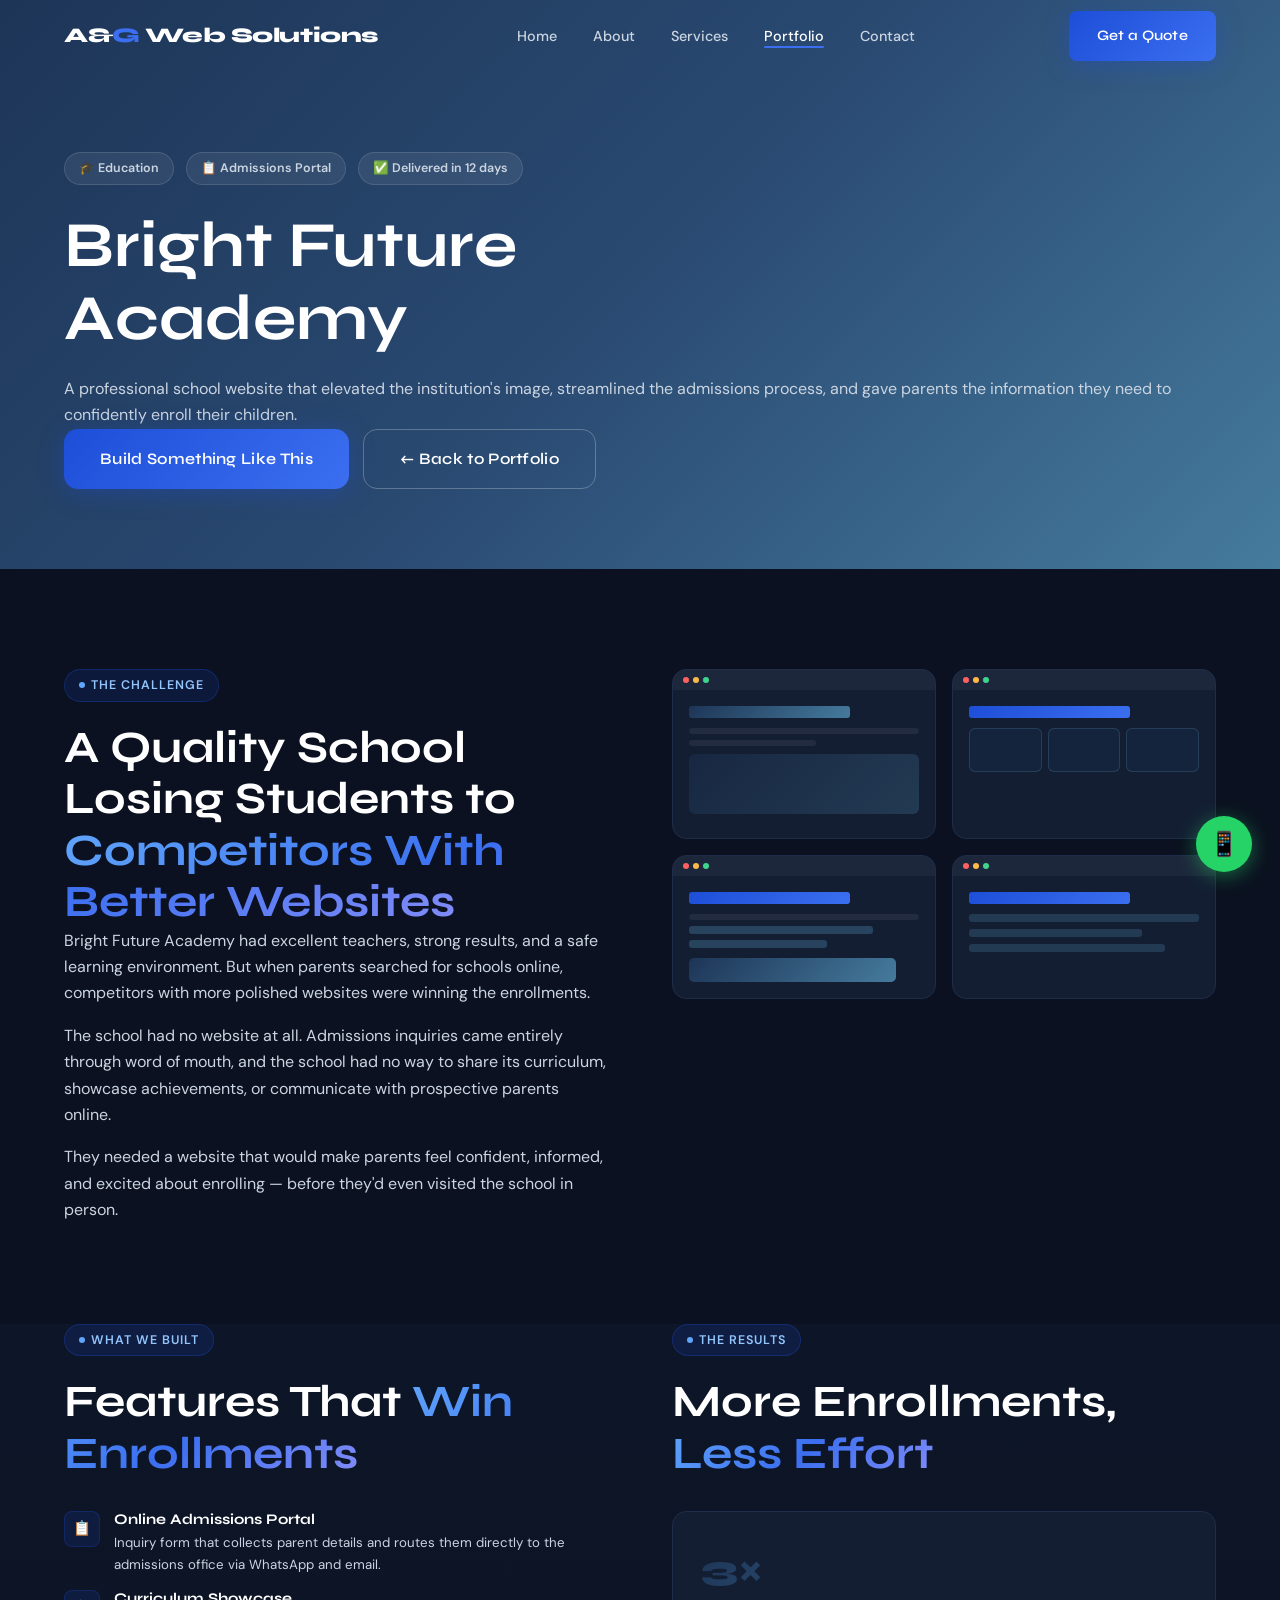
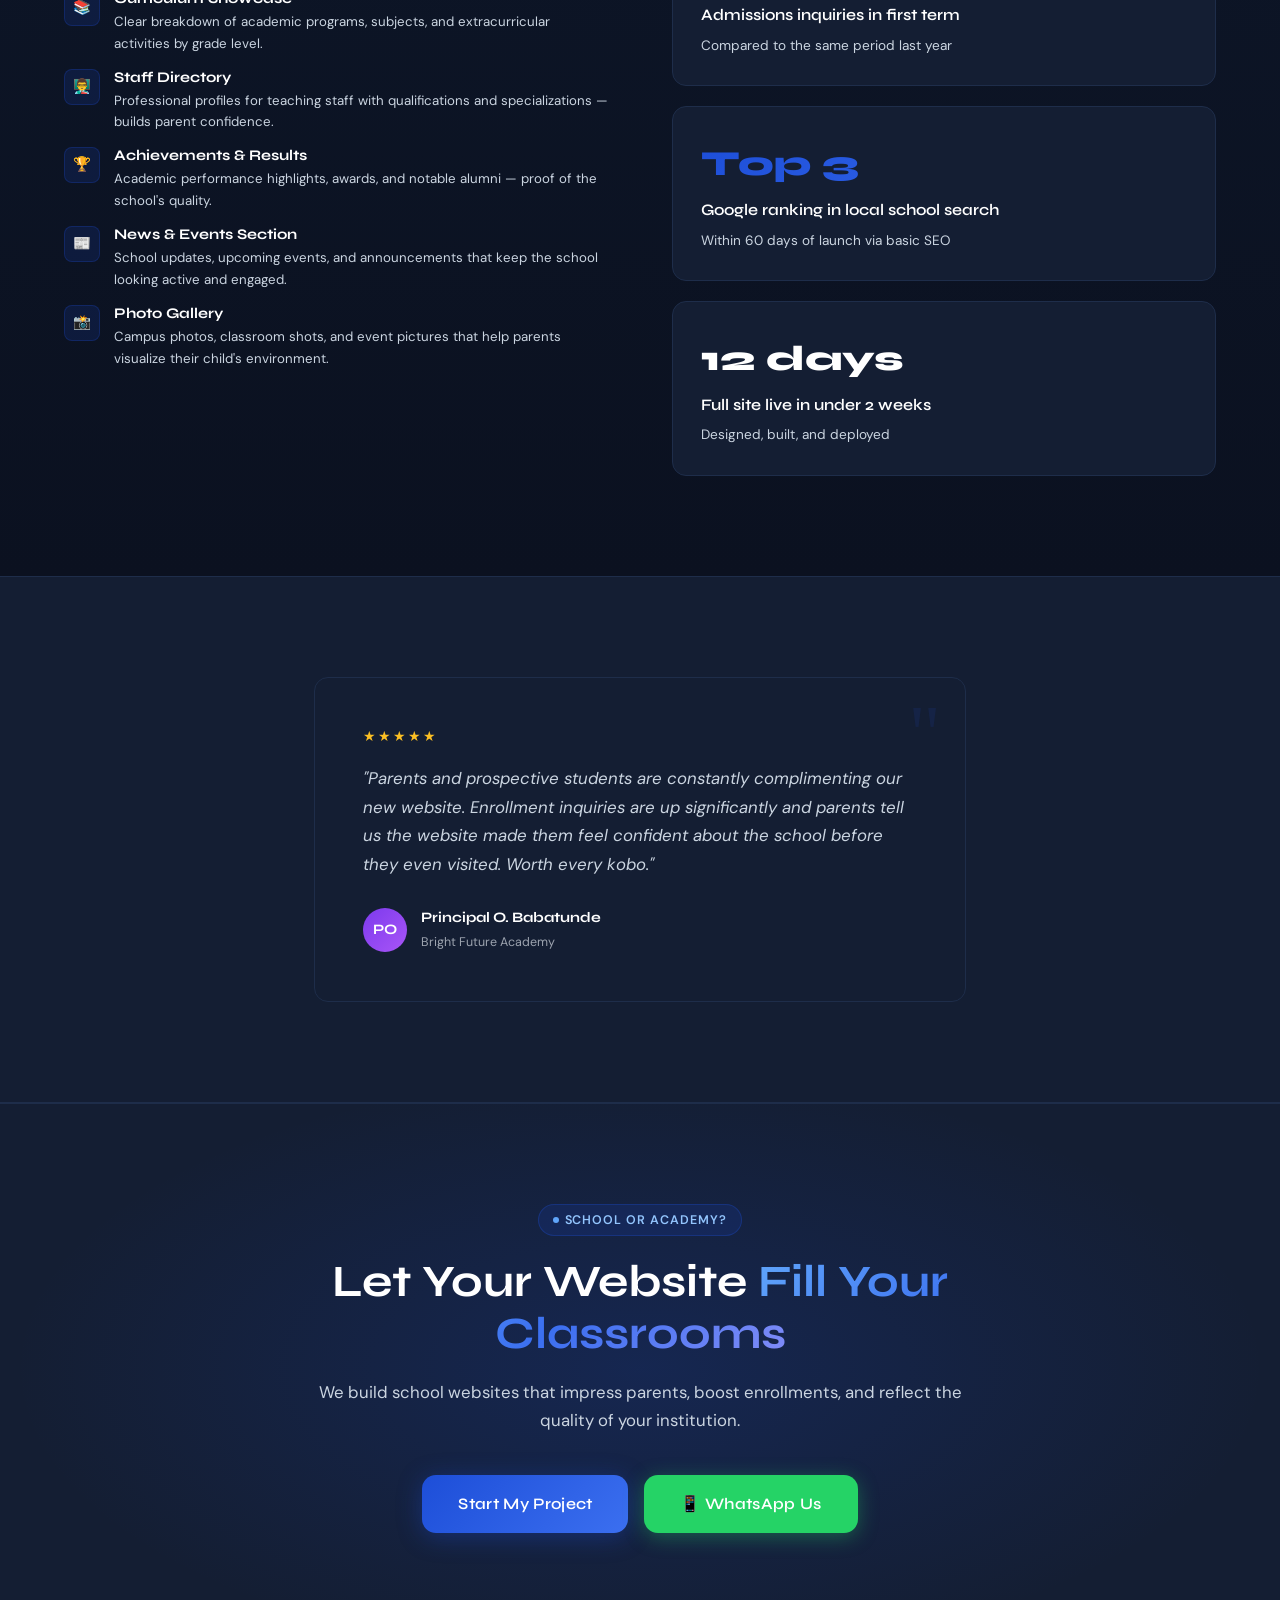
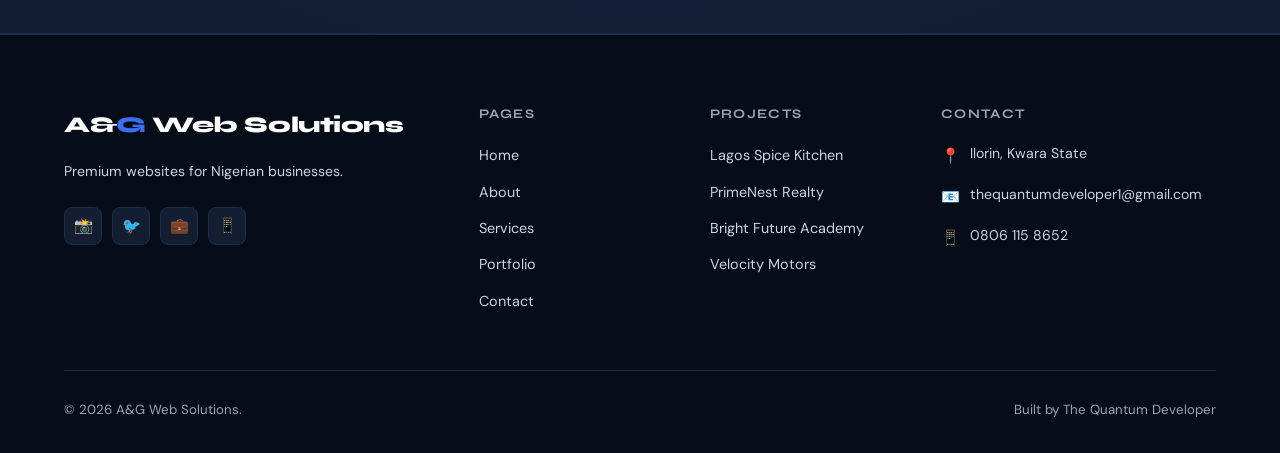
<file: agency-portfolio/agency-portfolio/projects/school.html>
<!DOCTYPE html>
<html lang="en">
<head>
  <meta charset="UTF-8"/>
  <meta name="viewport" content="width=device-width, initial-scale=1.0"/>
  <title>Bright Future Academy | A&G Web Solutions</title>
  <link rel="stylesheet" href="../css/style.css"/>
  <link rel="stylesheet" href="../css/animations.css"/>
  <link rel="stylesheet" href="../css/responsive.css"/>
</head>
<body>
<nav id="navbar">
  <div class="container"><div class="nav-inner">
    <a href="../index.html" class="nav-logo">A&amp;<span>G</span> Web Solutions</a>
    <ul class="nav-links"><li><a href="../index.html">Home</a></li><li><a href="../about.html">About</a></li><li><a href="../services.html">Services</a></li><li><a href="../portfolio.html" class="active">Portfolio</a></li><li><a href="../contact.html">Contact</a></li></ul>
    <a href="../contact.html" class="btn btn-primary nav-cta">Get a Quote</a>
    <button class="hamburger"><span></span><span></span><span></span></button>
  </div></div>
</nav>
<nav class="mobile-nav"><a href="../index.html">Home</a><a href="../about.html">About</a><a href="../services.html">Services</a><a href="../portfolio.html">Portfolio</a><a href="../contact.html">Contact</a><a href="../contact.html" class="btn btn-primary">Get a Quote</a></nav>

<!-- Project Hero -->
<section class="project-hero" style="background:linear-gradient(135deg,#1D3557 0%,#2A4A72 50%,#457B9D 100%)">
  <div class="container">
    <div class="project-hero-content">
      <div class="project-meta page-hero-anim">
        <span class="meta-tag">🎓 Education</span>
        <span class="meta-tag">📋 Admissions Portal</span>
        <span class="meta-tag">✅ Delivered in 12 days</span>
      </div>
      <h1 class="page-hero-anim">Bright Future Academy</h1>
      <p class="page-hero-anim">A professional school website that elevated the institution's image, streamlined the admissions process, and gave parents the information they need to confidently enroll their children.</p>
      <div class="hero-btns page-hero-anim" style="margin-top:0">
        <a href="../contact.html" class="btn btn-primary btn-lg">Build Something Like This</a>
        <a href="../portfolio.html" class="btn btn-outline btn-lg">← Back to Portfolio</a>
      </div>
    </div>
  </div>
</section>

<!-- Overview -->
<section class="detail-section">
  <div class="container">
    <div class="detail-grid">
      <div class="reveal-left">
        <span class="badge">The Challenge</span>
        <h2>A Quality School Losing Students to <span class="gradient-text">Competitors With Better Websites</span></h2>
        <p style="margin-bottom:16px">Bright Future Academy had excellent teachers, strong results, and a safe learning environment. But when parents searched for schools online, competitors with more polished websites were winning the enrollments.</p>
        <p style="margin-bottom:16px">The school had no website at all. Admissions inquiries came entirely through word of mouth, and the school had no way to share its curriculum, showcase achievements, or communicate with prospective parents online.</p>
        <p>They needed a website that would make parents feel confident, informed, and excited about enrolling — before they'd even visited the school in person.</p>
      </div>
      <div class="screen-showcase reveal-right">
        <div class="screen-card">
          <div class="screen-top"><div class="screen-dot" style="background:#FF6060"></div><div class="screen-dot" style="background:#FFB946"></div><div class="screen-dot" style="background:#3DD68C"></div></div>
          <div class="screen-body">
            <div class="screen-h" style="background:linear-gradient(135deg,#1D3557,#457B9D)"></div>
            <div class="screen-l"></div><div class="screen-l s"></div>
            <div class="screen-img" style="background:linear-gradient(135deg,rgba(29,53,87,.4),rgba(69,123,157,.3))"></div>
          </div>
        </div>
        <div class="screen-card">
          <div class="screen-top"><div class="screen-dot" style="background:#FF6060"></div><div class="screen-dot" style="background:#FFB946"></div><div class="screen-dot" style="background:#3DD68C"></div></div>
          <div class="screen-body">
            <div class="screen-h"></div>
            <div style="display:grid;grid-template-columns:1fr 1fr 1fr;gap:6px;margin-top:8px">
              <div style="height:44px;background:rgba(29,53,87,.3);border:1px solid rgba(69,123,157,.3);border-radius:6px"></div>
              <div style="height:44px;background:rgba(29,53,87,.3);border:1px solid rgba(69,123,157,.3);border-radius:6px"></div>
              <div style="height:44px;background:rgba(29,53,87,.3);border:1px solid rgba(69,123,157,.3);border-radius:6px"></div>
            </div>
          </div>
        </div>
        <div class="screen-card">
          <div class="screen-top"><div class="screen-dot" style="background:#FF6060"></div><div class="screen-dot" style="background:#FFB946"></div><div class="screen-dot" style="background:#3DD68C"></div></div>
          <div class="screen-body">
            <div class="screen-h"></div><div class="screen-l"></div>
            <div style="height:8px;background:rgba(69,123,157,.4);border-radius:3px;margin:6px 0;width:80%"></div>
            <div style="height:8px;background:rgba(69,123,157,.4);border-radius:3px;width:60%"></div>
            <div style="height:24px;background:linear-gradient(135deg,#1D3557,#457B9D);border-radius:5px;margin-top:10px;width:90%"></div>
          </div>
        </div>
        <div class="screen-card">
          <div class="screen-top"><div class="screen-dot" style="background:#FF6060"></div><div class="screen-dot" style="background:#FFB946"></div><div class="screen-dot" style="background:#3DD68C"></div></div>
          <div class="screen-body">
            <div class="screen-h"></div>
            <div style="display:flex;flex-direction:column;gap:7px;margin-top:8px">
              <div style="height:8px;background:rgba(69,123,157,.3);border-radius:3px"></div>
              <div style="height:8px;background:rgba(69,123,157,.3);border-radius:3px;width:75%"></div>
              <div style="height:8px;background:rgba(69,123,157,.3);border-radius:3px;width:85%"></div>
            </div>
          </div>
        </div>
      </div>
    </div>
  </div>
</section>

<!-- Features + Results -->
<section class="detail-section" style="background:linear-gradient(180deg,#0D1628 0%,var(--navy) 100%);padding-top:0">
  <div class="container">
    <div class="detail-grid">
      <div class="reveal">
        <span class="badge">What We Built</span>
        <h2>Features That <span class="gradient-text">Win Enrollments</span></h2>
        <div class="features-list" style="margin-top:32px">
          <div class="feature-item">
            <div class="fi-icon">📋</div>
            <div class="fi-text"><h4>Online Admissions Portal</h4><p>Inquiry form that collects parent details and routes them directly to the admissions office via WhatsApp and email.</p></div>
          </div>
          <div class="feature-item">
            <div class="fi-icon">📚</div>
            <div class="fi-text"><h4>Curriculum Showcase</h4><p>Clear breakdown of academic programs, subjects, and extracurricular activities by grade level.</p></div>
          </div>
          <div class="feature-item">
            <div class="fi-icon">👨‍🏫</div>
            <div class="fi-text"><h4>Staff Directory</h4><p>Professional profiles for teaching staff with qualifications and specializations — builds parent confidence.</p></div>
          </div>
          <div class="feature-item">
            <div class="fi-icon">🏆</div>
            <div class="fi-text"><h4>Achievements &amp; Results</h4><p>Academic performance highlights, awards, and notable alumni — proof of the school's quality.</p></div>
          </div>
          <div class="feature-item">
            <div class="fi-icon">📰</div>
            <div class="fi-text"><h4>News &amp; Events Section</h4><p>School updates, upcoming events, and announcements that keep the school looking active and engaged.</p></div>
          </div>
          <div class="feature-item">
            <div class="fi-icon">📸</div>
            <div class="fi-text"><h4>Photo Gallery</h4><p>Campus photos, classroom shots, and event pictures that help parents visualize their child's environment.</p></div>
          </div>
        </div>
      </div>
      <div class="reveal-right">
        <span class="badge">The Results</span>
        <h2>More Enrollments, <span class="gradient-text">Less Effort</span></h2>
        <div style="display:flex;flex-direction:column;gap:20px;margin-top:32px">
          <div style="background:var(--navy-card);border:1px solid var(--navy-border);border-radius:var(--radius-md);padding:28px">
            <div style="font-family:var(--font-display);font-size:2.2rem;font-weight:800;background:linear-gradient(135deg,#1D3557,#457B9D);-webkit-background-clip:text;-webkit-text-fill-color:transparent;background-clip:text">3×</div>
            <div style="font-family:var(--font-display);font-weight:600;margin-top:4px">Admissions inquiries in first term</div>
            <p style="font-size:.85rem;margin-top:6px">Compared to the same period last year</p>
          </div>
          <div style="background:var(--navy-card);border:1px solid var(--navy-border);border-radius:var(--radius-md);padding:28px">
            <div style="font-family:var(--font-display);font-size:2.2rem;font-weight:800;background:var(--gradient-primary);-webkit-background-clip:text;-webkit-text-fill-color:transparent;background-clip:text">Top 3</div>
            <div style="font-family:var(--font-display);font-weight:600;margin-top:4px">Google ranking in local school search</div>
            <p style="font-size:.85rem;margin-top:6px">Within 60 days of launch via basic SEO</p>
          </div>
          <div style="background:var(--navy-card);border:1px solid var(--navy-border);border-radius:var(--radius-md);padding:28px">
            <div style="font-family:var(--font-display);font-size:2.2rem;font-weight:800;color:var(--white)">12 days</div>
            <div style="font-family:var(--font-display);font-weight:600;margin-top:4px">Full site live in under 2 weeks</div>
            <p style="font-size:.85rem;margin-top:6px">Designed, built, and deployed</p>
          </div>
        </div>
      </div>
    </div>
  </div>
</section>

<!-- Testimonial -->
<section class="section-py" style="background:var(--navy-card);border-top:1px solid var(--navy-border);border-bottom:1px solid var(--navy-border)">
  <div class="container" style="max-width:700px">
    <div class="testi-card reveal" style="padding:48px">
      <div class="testi-stars">★★★★★</div>
      <p class="testi-text" style="font-size:1.05rem">"Parents and prospective students are constantly complimenting our new website. Enrollment inquiries are up significantly and parents tell us the website made them feel confident about the school before they even visited. Worth every kobo."</p>
      <div class="testi-author" style="margin-top:28px">
        <div class="testi-avatar av3">PO</div>
        <div><div class="testi-name">Principal O. Babatunde</div><div class="testi-biz">Bright Future Academy</div></div>
      </div>
    </div>
  </div>
</section>

<!-- CTA -->
<section class="cta-banner">
  <div class="container"><div class="cta-inner reveal">
    <span class="badge">School or Academy?</span>
    <h2>Let Your Website <span class="gradient-text">Fill Your Classrooms</span></h2>
    <p>We build school websites that impress parents, boost enrollments, and reflect the quality of your institution.</p>
    <div class="cta-btns">
      <a href="../contact.html" class="btn btn-primary btn-lg">Start My Project</a>
      <a href="https://wa.me/2348061158652?text=Hi,%20I%20want%20a%20school%20website%20like%20Bright%20Future%20Academy." class="btn btn-whatsapp btn-lg" target="_blank" rel="noopener">📱 WhatsApp Us</a>
    </div>
  </div></div>
</section>

<footer>
  <div class="container">
    <div class="footer-grid">
      <div class="footer-brand"><a href="../index.html" class="nav-logo">A&amp;<span>G</span> Web Solutions</a><p>Premium websites for Nigerian businesses.</p><div class="footer-social"><a href="#" class="social-btn">📸</a><a href="#" class="social-btn">🐦</a><a href="#" class="social-btn">💼</a><a href="#" class="social-btn">📱</a></div></div>
      <div class="footer-col"><h5>Pages</h5><ul><li><a href="../index.html">Home</a></li><li><a href="../about.html">About</a></li><li><a href="../services.html">Services</a></li><li><a href="../portfolio.html">Portfolio</a></li><li><a href="../contact.html">Contact</a></li></ul></div>
      <div class="footer-col"><h5>Projects</h5><ul><li><a href="restaurant.html">Lagos Spice Kitchen</a></li><li><a href="real-estate.html">PrimeNest Realty</a></li><li><a href="school.html">Bright Future Academy</a></li><li><a href="automobile.html">Velocity Motors</a></li></ul></div>
      <div class="footer-col"><h5>Contact</h5><div class="footer-contact-item"><span class="icon">📍</span><p>Ilorin, Kwara State</p></div><div class="footer-contact-item"><span class="icon">📧</span><p>thequantumdeveloper1@gmail.com</p></div><div class="footer-contact-item"><span class="icon">📱</span><p>0806 115 8652</p></div></div>
    </div>
    <div class="footer-bottom"><p>&copy; 2026 A&amp;G Web Solutions.</p>
      <p>Built by <a href="https://my-personal-portfolio-the-quantum-c.vercel.app/">The Quantum Developer</a></p></div>
  </div>
</footer>
<a href="https://wa.me/2348061158652" class="wa-float" target="_blank" rel="noopener">📱</a>
<script src="../js/navbar.js"></script><script src="../js/animations.js"></script><script src="../js/main.js"></script>
</body>
</html>
</file>
<file: agency-portfolio/agency-portfolio/css/style.css>
/* ============================================================
   A&G WEB SOLUTIONS — style.css
   ============================================================ */
@import url('https://fonts.googleapis.com/css2?family=Syne:wght@400;500;600;700;800&family=DM+Sans:ital,wght@0,300;0,400;0,500;0,600;1,400&display=swap');

/* ── Variables ─────────────────────────────────────────── */
:root {
  --blue:        #1D4ED8;
  --blue-light:  #3B6FF0;
  --blue-dark:   #1239B0;
  --navy:        #0B1120;
  --navy-mid:    #111827;
  --navy-card:   #141E33;
  --navy-border: #1E2D4A;
  --white:       #FFFFFF;
  --text-muted:  #9CA3AF;
  --text-body:   #CBD5E1;
  --success:     #10B981;
  --gradient-primary: linear-gradient(135deg, #1D4ED8 0%, #3B6FF0 100%);
  --gradient-dark:    linear-gradient(180deg, #0B1120 0%, #0D1628 100%);
  --gradient-card:    linear-gradient(135deg, #141E33 0%, #192236 100%);
  --shadow-sm:  0 1px 3px rgba(0,0,0,0.4);
  --shadow-md:  0 4px 16px rgba(0,0,0,0.5);
  --shadow-lg:  0 8px 32px rgba(0,0,0,0.6);
  --shadow-blue: 0 4px 24px rgba(29,78,216,0.35);
  --radius-sm: 8px;
  --radius-md: 14px;
  --radius-lg: 24px;
  --transition: 0.25s ease;
  --transition-slow: 0.45s cubic-bezier(0.23,1,0.32,1);
  --font-display: 'Syne', sans-serif;
  --font-body:    'DM Sans', sans-serif;
  --nav-height: 72px;
  --container:  1200px;
  --section-py: 100px;
}

/* ── Reset ─────────────────────────────────────────────── */
*,*::before,*::after{box-sizing:border-box;margin:0;padding:0}
html{scroll-behavior:smooth;font-size:16px}
body{font-family:var(--font-body);background:var(--navy);color:var(--white);line-height:1.65;overflow-x:hidden;-webkit-font-smoothing:antialiased}
img{max-width:100%;display:block}
a{text-decoration:none;color:inherit}
ul{list-style:none}
button{cursor:pointer;border:none;background:none;font-family:inherit}
input,textarea,select{font-family:inherit}

/* ── Typography ─────────────────────────────────────────── */
h1,h2,h3,h4,h5{font-family:var(--font-display);font-weight:700;line-height:1.15}
h1{font-size:clamp(2.4rem,5.5vw,4rem)}
h2{font-size:clamp(1.9rem,4vw,2.8rem)}
h3{font-size:clamp(1.1rem,2.5vw,1.45rem)}
h4{font-size:1.1rem}
p{color:var(--text-body)}

/* ── Utilities ──────────────────────────────────────────── */
.container{max-width:var(--container);margin:0 auto;padding:0 24px}
.section-py{padding:var(--section-py) 0}
.text-center{text-align:center}

.badge{display:inline-flex;align-items:center;gap:6px;background:rgba(29,78,216,0.15);border:1px solid rgba(29,78,216,0.3);color:#93C5FD;font-size:.78rem;font-weight:600;letter-spacing:.08em;text-transform:uppercase;padding:5px 14px;border-radius:100px;margin-bottom:20px}
.badge::before{content:'';width:6px;height:6px;border-radius:50%;background:#60A5FA;animation:pulseDot 1.8s ease-in-out infinite}

.section-header{text-align:center;max-width:680px;margin:0 auto 64px}
.section-header p{margin-top:16px;font-size:1.05rem}

.gradient-text{background:linear-gradient(135deg,#60A5FA 0%,#3B6FF0 50%,#818CF8 100%);-webkit-background-clip:text;-webkit-text-fill-color:transparent;background-clip:text}

/* ── Buttons ────────────────────────────────────────────── */
.btn{display:inline-flex;align-items:center;gap:8px;font-family:var(--font-display);font-size:.9rem;font-weight:600;padding:13px 28px;border-radius:var(--radius-sm);transition:all var(--transition);letter-spacing:.02em;white-space:nowrap}
.btn-primary{background:var(--gradient-primary);color:var(--white);box-shadow:var(--shadow-blue)}
.btn-primary:hover{transform:translateY(-2px);box-shadow:0 6px 32px rgba(29,78,216,.5)}
.btn-outline{background:transparent;color:var(--white);border:1.5px solid rgba(255,255,255,.25)}
.btn-outline:hover{background:rgba(255,255,255,.06);border-color:rgba(255,255,255,.5);transform:translateY(-2px)}
.btn-ghost{background:transparent;color:#93C5FD;padding:0;font-size:.9rem}
.btn-ghost svg,.btn-ghost .arrow{transition:transform var(--transition)}
.btn-ghost:hover .arrow{transform:translateX(4px)}
.btn-whatsapp{background:#25D366;color:var(--white);box-shadow:0 4px 20px rgba(37,211,102,.35)}
.btn-whatsapp:hover{background:#1DB954;transform:translateY(-2px);box-shadow:0 6px 28px rgba(37,211,102,.5)}
.btn-lg{padding:16px 36px;font-size:1rem;border-radius:var(--radius-md)}
.btn-full{width:100%;justify-content:center}

/* ── Navbar ─────────────────────────────────────────────── */
#navbar{position:fixed;top:0;left:0;right:0;height:var(--nav-height);z-index:1000;transition:all var(--transition)}
#navbar.scrolled{background:rgba(11,17,32,.93);backdrop-filter:blur(16px);-webkit-backdrop-filter:blur(16px);border-bottom:1px solid var(--navy-border);box-shadow:0 4px 24px rgba(0,0,0,.4)}
.nav-inner{display:flex;align-items:center;justify-content:space-between;height:var(--nav-height)}
.nav-logo{font-family:var(--font-display);font-size:1.3rem;font-weight:800;letter-spacing:-.02em}
.nav-logo span{color:var(--blue-light)}
.nav-links{display:flex;align-items:center;gap:36px}
.nav-links a{font-size:.9rem;font-weight:500;color:var(--text-body);transition:color var(--transition);position:relative}
.nav-links a::after{content:'';position:absolute;bottom:-3px;left:0;width:0;height:2px;background:var(--blue-light);border-radius:2px;transition:width var(--transition)}
.nav-links a:hover,.nav-links a.active{color:var(--white)}
.nav-links a:hover::after,.nav-links a.active::after{width:100%}
.nav-cta{margin-left:16px}

.hamburger{display:none;flex-direction:column;gap:5px;padding:8px;cursor:pointer;z-index:1001}
.hamburger span{display:block;width:24px;height:2px;background:var(--white);border-radius:2px;transition:all .3s ease}
.hamburger.open span:nth-child(1){transform:translateY(7px) rotate(45deg)}
.hamburger.open span:nth-child(2){opacity:0;transform:scaleX(0)}
.hamburger.open span:nth-child(3){transform:translateY(-7px) rotate(-45deg)}

.mobile-nav{display:none;position:fixed;top:var(--nav-height);left:0;right:0;background:rgba(11,17,32,.97);backdrop-filter:blur(20px);border-bottom:1px solid var(--navy-border);padding:24px;flex-direction:column;gap:8px;z-index:999;transform:translateY(-10px);opacity:0;transition:all .3s ease}
.mobile-nav.open{display:flex;transform:translateY(0);opacity:1}
.mobile-nav a{display:block;padding:14px 16px;font-family:var(--font-display);font-weight:600;font-size:1rem;color:var(--text-body);border-radius:var(--radius-sm);transition:all var(--transition)}
.mobile-nav a:hover{background:rgba(29,78,216,.12);color:var(--white)}
.mobile-nav .btn{width:100%;justify-content:center;margin-top:8px}

/* ── Hero ───────────────────────────────────────────────── */
.hero{min-height:100vh;display:flex;align-items:center;padding-top:var(--nav-height);position:relative;overflow:hidden}
.hero-bg{position:absolute;inset:0;background:var(--gradient-dark);z-index:0}
.hero-bg::before{content:'';position:absolute;top:-20%;left:50%;transform:translateX(-50%);width:900px;height:600px;background:radial-gradient(ellipse,rgba(29,78,216,.22) 0%,transparent 70%);pointer-events:none}
.hero-bg::after{content:'';position:absolute;bottom:0;left:0;right:0;height:200px;background:linear-gradient(to top,var(--navy),transparent)}
.hero-grid-bg{position:absolute;inset:0;background-image:linear-gradient(rgba(29,78,216,.05) 1px,transparent 1px),linear-gradient(90deg,rgba(29,78,216,.05) 1px,transparent 1px);background-size:60px 60px;mask-image:radial-gradient(ellipse 80% 60% at 50% 40%,black 30%,transparent 80%)}
.hero-content{position:relative;z-index:1;display:grid;grid-template-columns:1fr 1fr;gap:64px;align-items:center;padding:80px 0}
.hero-eyebrow{display:inline-flex;align-items:center;gap:8px;background:rgba(29,78,216,.12);border:1px solid rgba(29,78,216,.28);color:#93C5FD;font-size:.78rem;font-weight:600;letter-spacing:.1em;text-transform:uppercase;padding:6px 16px;border-radius:100px;margin-bottom:24px}
.hero-title{margin-bottom:24px}
.hero-sub{font-size:1.1rem;color:var(--text-body);max-width:520px;margin-bottom:40px;line-height:1.75}
.hero-btns{display:flex;gap:14px;flex-wrap:wrap}
.hero-stats{display:flex;gap:36px;margin-top:56px;padding-top:40px;border-top:1px solid var(--navy-border)}
.stat-num{font-family:var(--font-display);font-size:1.8rem;font-weight:800;color:var(--white)}
.stat-label{font-size:.82rem;color:var(--text-muted);margin-top:2px}

/* hero mockup */
.hero-visual{position:relative;display:flex;justify-content:center;align-items:center}
.mockup-wrapper{position:relative;width:100%;max-width:520px}
.mockup-browser{background:var(--navy-card);border:1px solid var(--navy-border);border-radius:14px;overflow:hidden;box-shadow:var(--shadow-lg),0 0 60px rgba(29,78,216,.15);animation:floatY 5s ease-in-out infinite}
.mockup-bar{display:flex;align-items:center;gap:6px;padding:12px 16px;background:rgba(255,255,255,.03);border-bottom:1px solid var(--navy-border)}
.mockup-dot{width:10px;height:10px;border-radius:50%}
.mockup-dot:nth-child(1){background:#FF6060}
.mockup-dot:nth-child(2){background:#FFB946}
.mockup-dot:nth-child(3){background:#3DD68C}
.mockup-url{flex:1;background:rgba(255,255,255,.06);border-radius:6px;height:22px;margin-left:8px;display:flex;align-items:center;padding:0 10px;font-size:.72rem;color:var(--text-muted)}
.mockup-screen{padding:24px;min-height:280px;background:var(--gradient-card);display:flex;flex-direction:column;gap:14px}
.ms-hero-bar{height:22px;background:var(--gradient-primary);border-radius:6px;width:75%}
.ms-line{height:10px;background:rgba(255,255,255,.08);border-radius:4px}
.ms-line.short{width:55%}
.ms-line.medium{width:70%}
.ms-cards{display:grid;grid-template-columns:repeat(3,1fr);gap:10px;margin-top:8px}
.ms-card{height:72px;background:rgba(29,78,216,.15);border:1px solid rgba(29,78,216,.25);border-radius:8px}
.ms-btn-row{display:flex;gap:8px;margin-top:4px}
.ms-btn{height:30px;border-radius:6px;background:var(--gradient-primary);width:100px}
.ms-btn.ghost{background:rgba(255,255,255,.07);width:80px}

.mockup-mobile{position:absolute;bottom:-30px;right:-30px;width:110px;background:var(--navy-card);border:1px solid var(--navy-border);border-radius:18px;overflow:hidden;box-shadow:var(--shadow-md),0 0 30px rgba(29,78,216,.2);animation:floatY 5s ease-in-out infinite 1.5s}
.mm-notch{height:8px;background:var(--navy);display:flex;justify-content:center;align-items:center}
.mm-notch::after{content:'';width:32px;height:4px;background:var(--navy-border);border-radius:2px}
.mm-screen{padding:10px 8px;background:var(--gradient-card);min-height:160px;display:flex;flex-direction:column;gap:7px}
.mm-bar{height:10px;background:var(--gradient-primary);border-radius:3px;width:80%}
.mm-line{height:6px;background:rgba(255,255,255,.08);border-radius:3px}
.mm-line.short{width:55%}
.mm-img{height:50px;background:rgba(29,78,216,.2);border-radius:6px;margin:4px 0}
.floating-badge{position:absolute;top:20px;left:-20px;background:rgba(16,185,129,.15);border:1px solid rgba(16,185,129,.35);color:#34D399;font-size:.75rem;font-weight:600;padding:8px 14px;border-radius:100px;display:flex;align-items:center;gap:6px;animation:floatY 4s ease-in-out infinite .8s;backdrop-filter:blur(8px)}
.floating-badge::before{content:'';width:7px;height:7px;border-radius:50%;background:#10B981;box-shadow:0 0 6px #10B981}

/* ── Trust Strip ────────────────────────────────────────── */
.trust-strip{background:var(--navy-card);border-top:1px solid var(--navy-border);border-bottom:1px solid var(--navy-border);padding:36px 0}
.trust-grid{display:grid;grid-template-columns:repeat(6,1fr);gap:24px;align-items:center}
.trust-item{display:flex;flex-direction:column;align-items:center;gap:10px;text-align:center}
.trust-icon{width:48px;height:48px;border-radius:var(--radius-sm);background:rgba(29,78,216,.12);border:1px solid rgba(29,78,216,.2);display:flex;align-items:center;justify-content:center;color:#60A5FA;font-size:1.3rem}
.trust-label{font-family:var(--font-display);font-size:.78rem;font-weight:600;color:var(--text-body)}

/* ── Services ───────────────────────────────────────────── */
.services-grid{display:grid;grid-template-columns:repeat(3,1fr);gap:24px}
.service-card{background:var(--gradient-card);border:1px solid var(--navy-border);border-radius:var(--radius-md);padding:36px 28px;transition:all var(--transition-slow);position:relative;overflow:hidden}
.service-card:hover{transform:translateY(-6px);border-color:rgba(29,78,216,.5);box-shadow:var(--shadow-blue)}
.service-icon{width:56px;height:56px;border-radius:var(--radius-sm);background:rgba(29,78,216,.15);border:1px solid rgba(29,78,216,.25);display:flex;align-items:center;justify-content:center;font-size:1.5rem;margin-bottom:20px;transition:all var(--transition)}
.service-card:hover .service-icon{background:var(--blue);border-color:var(--blue);box-shadow:0 4px 20px rgba(29,78,216,.4)}
.service-card h3{margin-bottom:12px;font-size:1.1rem}
.service-card p{font-size:.9rem;line-height:1.65}

/* ── Industries ─────────────────────────────────────────── */
.industries-grid{display:grid;grid-template-columns:repeat(4,1fr);gap:24px}
.industry-card{background:var(--navy-card);border:1px solid var(--navy-border);border-radius:var(--radius-md);overflow:hidden;transition:all var(--transition-slow)}
.industry-card:hover{transform:translateY(-6px);border-color:rgba(29,78,216,.4);box-shadow:var(--shadow-blue)}
.industry-thumb{height:160px;display:flex;align-items:center;justify-content:center;font-size:3.5rem;position:relative}
.industry-thumb.rest {background:linear-gradient(135deg,#1E293B,#0F172A)}
.industry-thumb.real {background:linear-gradient(135deg,#1E2D3D,#0F2033)}
.industry-thumb.school{background:linear-gradient(135deg,#1A2E40,#0F1F2F)}
.industry-thumb.auto {background:linear-gradient(135deg,#1E293B,#151F2E)}
.industry-body{padding:24px}
.industry-body h3{margin-bottom:10px;font-size:1.05rem}
.industry-body p{font-size:.87rem;margin-bottom:20px}

/* ── Portfolio Grid (homepage) ──────────────────────────── */
.portfolio-grid{display:grid;grid-template-columns:repeat(2,1fr);gap:28px}
.project-card{background:var(--navy-card);border:1px solid var(--navy-border);border-radius:var(--radius-md);overflow:hidden;transition:all var(--transition-slow)}
.project-card:hover{transform:translateY(-5px);border-color:rgba(29,78,216,.4);box-shadow:var(--shadow-blue)}
.project-thumb{height:220px;position:relative;overflow:hidden;display:flex;align-items:center;justify-content:center}
.project-thumb.t1{background:linear-gradient(135deg,#1A1A2E,#16213E,#0F3460)}
.project-thumb.t2{background:linear-gradient(135deg,#0F2027,#203A43,#2C5364)}
.project-thumb.t3{background:linear-gradient(135deg,#1D3557,#457B9D,#1D3557)}
.project-thumb.t4{background:linear-gradient(135deg,#0B0C10,#1F2833,#0B0C10)}
.project-preview{width:78%;background:rgba(255,255,255,.04);border:1px solid rgba(255,255,255,.08);border-radius:10px;overflow:hidden}
.pp-top{height:24px;background:rgba(255,255,255,.06);display:flex;align-items:center;padding:0 10px;gap:5px}
.pp-dot{width:7px;height:7px;border-radius:50%;background:rgba(255,255,255,.2)}
.pp-body{padding:16px;display:flex;flex-direction:column;gap:8px}
.pp-h{height:14px;background:var(--gradient-primary);border-radius:4px;width:70%}
.pp-l{height:7px;background:rgba(255,255,255,.07);border-radius:3px}
.pp-l.s{width:55%}
.pp-btns{display:flex;gap:7px;margin-top:4px}
.pp-btn{height:22px;width:70px;background:var(--gradient-primary);border-radius:4px;opacity:.8}
.pp-btn.g{background:rgba(255,255,255,.07);width:55px}
.pp-cards{display:grid;grid-template-columns:repeat(3,1fr);gap:7px}
.pp-card{height:44px;background:rgba(29,78,216,.15);border:1px solid rgba(29,78,216,.2);border-radius:5px}
.project-overlay{position:absolute;inset:0;background:rgba(11,17,32,.7);display:flex;align-items:center;justify-content:center;opacity:0;transition:opacity var(--transition);backdrop-filter:blur(4px)}
.project-card:hover .project-overlay{opacity:1}
.project-info{padding:28px}
.project-tag{display:inline-block;background:rgba(29,78,216,.15);color:#93C5FD;font-size:.75rem;font-weight:600;padding:4px 12px;border-radius:100px;margin-bottom:12px;letter-spacing:.06em;text-transform:uppercase}
.project-info h3{margin-bottom:8px}
.project-info p{font-size:.88rem}

/* ── Why Choose Us ──────────────────────────────────────── */
.why-grid{display:grid;grid-template-columns:repeat(2,1fr);gap:20px}
.why-item{display:flex;gap:20px;background:var(--navy-card);border:1px solid var(--navy-border);border-radius:var(--radius-md);padding:28px;transition:all var(--transition)}
.why-item:hover{border-color:rgba(29,78,216,.4);transform:translateX(4px)}
.why-num{font-family:var(--font-display);font-size:2rem;font-weight:800;color:rgba(29,78,216,.25);line-height:1;min-width:48px}
.why-text h4{margin-bottom:8px;font-size:1rem}
.why-text p{font-size:.87rem}

/* ── Testimonials ───────────────────────────────────────── */
.testimonials-grid{display:grid;grid-template-columns:repeat(3,1fr);gap:24px}
.testi-card{background:var(--navy-card);border:1px solid var(--navy-border);border-radius:var(--radius-md);padding:32px 28px;position:relative;transition:all var(--transition)}
.testi-card::before{content:'"';position:absolute;top:16px;right:24px;font-size:5rem;line-height:1;color:rgba(29,78,216,.12);font-family:Georgia,serif}
.testi-card:hover{border-color:rgba(29,78,216,.3);transform:translateY(-4px)}
.testi-stars{color:#FBBF24;font-size:.85rem;letter-spacing:2px;margin-bottom:16px}
.testi-text{font-size:.92rem;line-height:1.7;margin-bottom:24px;font-style:italic;color:var(--text-body)}
.testi-author{display:flex;align-items:center;gap:14px}
.testi-avatar{width:44px;height:44px;border-radius:50%;display:flex;align-items:center;justify-content:center;font-family:var(--font-display);font-weight:700;font-size:.9rem;color:var(--white);flex-shrink:0}
.av1{background:linear-gradient(135deg,#1D4ED8,#3B6FF0)}
.av2{background:linear-gradient(135deg,#059669,#10B981)}
.av3{background:linear-gradient(135deg,#7C3AED,#A855F7)}
.testi-name{font-family:var(--font-display);font-size:.9rem;font-weight:700}
.testi-biz{font-size:.78rem;color:var(--text-muted);margin-top:2px}

/* ── FAQ ────────────────────────────────────────────────── */
.faq-list{max-width:780px;margin:0 auto;display:flex;flex-direction:column;gap:12px}
.faq-item{background:var(--navy-card);border:1px solid var(--navy-border);border-radius:var(--radius-md);overflow:hidden;transition:border-color var(--transition)}
.faq-item.open{border-color:rgba(29,78,216,.4)}
.faq-q{display:flex;justify-content:space-between;align-items:center;padding:22px 28px;cursor:pointer;user-select:none;font-family:var(--font-display);font-weight:600;font-size:.97rem;transition:color var(--transition);gap:16px}
.faq-q:hover{color:#93C5FD}
.faq-icon{width:28px;height:28px;border-radius:50%;border:1.5px solid var(--navy-border);display:flex;align-items:center;justify-content:center;flex-shrink:0;transition:all var(--transition);color:var(--text-muted);font-size:1.1rem;line-height:1}
.faq-item.open .faq-icon{background:var(--blue);border-color:var(--blue);color:var(--white);transform:rotate(45deg)}
.faq-a{max-height:0;overflow:hidden;transition:max-height .4s cubic-bezier(.23,1,.32,1)}
.faq-a-inner{padding:0 28px 24px;font-size:.92rem;color:var(--text-body);line-height:1.7}

/* ── CTA Banner ─────────────────────────────────────────── */
.cta-banner{position:relative;overflow:hidden;background:var(--navy-card);border-top:1px solid var(--navy-border);border-bottom:1px solid var(--navy-border)}
.cta-banner::before{content:'';position:absolute;inset:0;background:radial-gradient(ellipse 70% 80% at 50% 50%,rgba(29,78,216,.18) 0%,transparent 70%)}
.cta-inner{position:relative;z-index:1;text-align:center;padding:var(--section-py) 0;max-width:680px;margin:0 auto}
.cta-inner h2{margin-bottom:20px}
.cta-inner p{font-size:1.05rem;margin-bottom:40px}
.cta-btns{display:flex;gap:16px;justify-content:center;flex-wrap:wrap}

/* ── Footer ─────────────────────────────────────────────── */
footer{background:#060C18;border-top:1px solid var(--navy-border);padding:72px 0 32px}
.footer-grid{display:grid;grid-template-columns:2fr 1fr 1fr 1.5fr;gap:48px;margin-bottom:56px}
.footer-brand .nav-logo{font-size:1.4rem;margin-bottom:16px;display:block}
.footer-brand p{font-size:.88rem;max-width:280px;margin-bottom:24px}
.footer-social{display:flex;gap:10px}
.social-btn{width:38px;height:38px;border-radius:var(--radius-sm);background:var(--navy-card);border:1px solid var(--navy-border);display:flex;align-items:center;justify-content:center;font-size:.95rem;transition:all var(--transition)}
.social-btn:hover{background:var(--blue);border-color:var(--blue);transform:translateY(-2px)}
.footer-col h5{font-family:var(--font-display);font-size:.82rem;font-weight:700;letter-spacing:.1em;text-transform:uppercase;color:var(--text-muted);margin-bottom:20px}
.footer-col ul{display:flex;flex-direction:column;gap:10px}
.footer-col ul li a{font-size:.9rem;color:var(--text-body);transition:color var(--transition)}
.footer-col ul li a:hover{color:var(--white)}
.footer-contact-item{display:flex;gap:10px;margin-bottom:14px;align-items:flex-start}
.footer-contact-item .icon{color:#60A5FA;font-size:.95rem;margin-top:2px;flex-shrink:0}
.footer-contact-item p{font-size:.88rem}
.footer-bottom{border-top:1px solid var(--navy-border);padding-top:28px;display:flex;justify-content:space-between;align-items:center}
.footer-bottom p{font-size:.83rem;color:var(--text-muted)}

/* ── Page Hero (inner pages) ────────────────────────────── */
.page-hero{min-height:380px;display:flex;align-items:center;padding-top:var(--nav-height);position:relative;overflow:hidden;background:var(--gradient-dark);text-align:center}
.page-hero::before{content:'';position:absolute;top:-30%;left:50%;transform:translateX(-50%);width:700px;height:500px;background:radial-gradient(ellipse,rgba(29,78,216,.2) 0%,transparent 65%);pointer-events:none}
.page-hero-content{position:relative;z-index:1;width:100%;padding:60px 0}
.page-hero h1{margin-bottom:16px}
.page-hero p{font-size:1.1rem;max-width:600px;margin:0 auto}

/* ── About Page ─────────────────────────────────────────── */
.about-story{display:grid;grid-template-columns:1fr 1fr;gap:80px;align-items:center}
.about-story-text h2{margin-bottom:24px}
.about-story-text p{margin-bottom:16px}
.story-card{background:var(--navy-card);border:1px solid var(--navy-border);border-radius:var(--radius-lg);padding:40px;width:100%}
.story-metrics{display:grid;grid-template-columns:repeat(2,1fr);gap:24px}
.metric{text-align:center;padding:24px;background:rgba(29,78,216,.06);border:1px solid rgba(29,78,216,.15);border-radius:var(--radius-md)}
.metric-val{font-family:var(--font-display);font-size:2rem;font-weight:800;background:var(--gradient-primary);-webkit-background-clip:text;-webkit-text-fill-color:transparent;background-clip:text}
.metric-label{font-size:.8rem;color:var(--text-muted);margin-top:4px}
.values-grid{display:grid;grid-template-columns:repeat(3,1fr);gap:24px}
.value-card{background:var(--navy-card);border:1px solid var(--navy-border);border-radius:var(--radius-md);padding:32px;transition:all var(--transition)}
.value-card:hover{transform:translateY(-4px);border-color:rgba(29,78,216,.3)}
.value-card .icon{font-size:2rem;margin-bottom:16px}
.value-card h3{margin-bottom:10px}
.process-steps{display:flex;flex-direction:column;gap:0;max-width:700px;margin:0 auto}
.step{display:flex;gap:28px;padding:32px 0;border-bottom:1px solid var(--navy-border)}
.step:last-child{border-bottom:none}
.step-num{width:52px;height:52px;border-radius:50%;background:var(--gradient-primary);display:flex;align-items:center;justify-content:center;font-family:var(--font-display);font-weight:800;font-size:1.05rem;flex-shrink:0;box-shadow:var(--shadow-blue)}
.step-content h3{margin-bottom:8px;font-size:1rem}
.step-content p{font-size:.88rem}
.team-grid{display:grid;grid-template-columns:repeat(3,1fr);gap:28px}
.team-card{background:var(--navy-card);border:1px solid var(--navy-border);border-radius:var(--radius-md);overflow:hidden;transition:all var(--transition);text-align:center}
.team-card:hover{transform:translateY(-5px);border-color:rgba(29,78,216,.3)}
.team-avatar{height:140px;display:flex;align-items:center;justify-content:center;font-size:3rem;background:var(--gradient-card)}
.team-info{padding:24px}
.team-info h3{margin-bottom:4px;font-size:1rem}
.team-role{font-size:.82rem;color:#60A5FA;font-weight:600;margin-bottom:12px}
.team-info p{font-size:.84rem}

/* ── Services Page ──────────────────────────────────────── */
.services-full-grid{display:grid;grid-template-columns:repeat(2,1fr);gap:28px}
.service-full-card{background:var(--navy-card);border:1px solid var(--navy-border);border-radius:var(--radius-md);padding:40px;transition:all var(--transition-slow);display:flex;gap:28px}
.service-full-card:hover{transform:translateY(-4px);border-color:rgba(29,78,216,.4);box-shadow:var(--shadow-blue)}
.svc-icon-lg{width:64px;height:64px;border-radius:var(--radius-md);background:rgba(29,78,216,.12);border:1px solid rgba(29,78,216,.2);display:flex;align-items:center;justify-content:center;font-size:1.8rem;flex-shrink:0;transition:all var(--transition)}
.service-full-card:hover .svc-icon-lg{background:var(--blue);border-color:var(--blue)}
.svc-text h3{margin-bottom:10px}
.svc-text p{font-size:.9rem;margin-bottom:16px}
.svc-features{display:flex;flex-direction:column;gap:6px}
.svc-features li{font-size:.84rem;color:var(--text-body);display:flex;align-items:center;gap:8px}
.svc-features li::before{content:'✓';color:var(--success);font-weight:700;flex-shrink:0}
.pricing-grid{display:grid;grid-template-columns:repeat(3,1fr);gap:28px;align-items:start}
.pricing-card{background:var(--navy-card);border:1px solid var(--navy-border);border-radius:var(--radius-lg);padding:40px;transition:all var(--transition);position:relative}
.pricing-card.featured{border-color:var(--blue);background:linear-gradient(160deg,rgba(29,78,216,.12) 0%,var(--navy-card) 60%)}
.pricing-badge{position:absolute;top:-12px;left:50%;transform:translateX(-50%);background:var(--gradient-primary);color:var(--white);font-size:.72rem;font-weight:700;padding:4px 16px;border-radius:100px;letter-spacing:.06em;text-transform:uppercase;white-space:nowrap}
.pricing-name{font-family:var(--font-display);font-weight:700;font-size:1rem;color:var(--text-muted);text-transform:uppercase;letter-spacing:.08em;margin-bottom:16px}
.pricing-price{font-family:var(--font-display);font-size:2.5rem;font-weight:800;margin-bottom:4px}
.pricing-price span{font-size:1rem;color:var(--text-muted);font-weight:400}
.pricing-sub{font-size:.82rem;color:var(--text-muted);margin-bottom:28px}
.pricing-features{display:flex;flex-direction:column;gap:12px;margin-bottom:32px}
.pricing-features li{display:flex;align-items:center;gap:10px;font-size:.9rem;color:var(--text-body)}
.pricing-features li::before{content:'✓';color:var(--success);font-weight:700;flex-shrink:0}

/* ── Portfolio Page ─────────────────────────────────────── */
.filter-bar{display:flex;gap:10px;justify-content:center;flex-wrap:wrap;margin-bottom:48px}
.filter-btn{padding:9px 22px;border-radius:100px;font-family:var(--font-display);font-size:.84rem;font-weight:600;background:var(--navy-card);border:1px solid var(--navy-border);color:var(--text-body);transition:all var(--transition);cursor:pointer}
.filter-btn.active,.filter-btn:hover{background:var(--blue);border-color:var(--blue);color:var(--white)}
.portfolio-full-grid{display:grid;grid-template-columns:repeat(2,1fr);gap:28px}
.portfolio-item{background:var(--navy-card);border:1px solid var(--navy-border);border-radius:var(--radius-md);overflow:hidden;transition:all var(--transition-slow)}
.portfolio-item:hover{transform:translateY(-6px);border-color:rgba(29,78,216,.4);box-shadow:var(--shadow-blue)}
.pi-thumb{height:240px;display:flex;align-items:center;justify-content:center;position:relative;overflow:hidden}
.pi-thumb.t1{background:linear-gradient(135deg,#1A1A2E,#16213E)}
.pi-thumb.t2{background:linear-gradient(135deg,#0F2027,#203A43)}
.pi-thumb.t3{background:linear-gradient(135deg,#1D3557,#457B9D,#1D3557)}
.pi-thumb.t4{background:linear-gradient(135deg,#0B0C10,#1F2833)}
.pi-overlay{position:absolute;inset:0;background:rgba(11,17,32,.75);opacity:0;transition:opacity var(--transition);display:flex;align-items:center;justify-content:center;gap:12px;backdrop-filter:blur(4px)}
.portfolio-item:hover .pi-overlay{opacity:1}
.pi-body{padding:28px}
.pi-tag{display:inline-block;background:rgba(29,78,216,.15);color:#93C5FD;font-size:.72rem;font-weight:700;padding:4px 12px;border-radius:100px;margin-bottom:10px;letter-spacing:.06em;text-transform:uppercase}
.pi-body h3{margin-bottom:8px;font-size:1.05rem}
.pi-body p{font-size:.87rem;margin-bottom:16px}
.pi-tags{display:flex;gap:8px;flex-wrap:wrap}
.pi-tech{font-size:.72rem;color:var(--text-muted);background:rgba(255,255,255,.04);border:1px solid var(--navy-border);padding:3px 10px;border-radius:100px}

/* ── Contact Page ───────────────────────────────────────── */
.contact-grid{display:grid;grid-template-columns:1fr 1.4fr;gap:60px;align-items:start}
.contact-info h2{margin-bottom:16px}
.contact-info p{margin-bottom:32px}
.contact-methods{display:flex;flex-direction:column;gap:20px;margin-bottom:36px}
.contact-method{display:flex;align-items:center;gap:16px;background:var(--navy-card);border:1px solid var(--navy-border);border-radius:var(--radius-md);padding:20px;transition:all var(--transition)}
.contact-method:hover{border-color:rgba(29,78,216,.4)}
.cm-icon{width:48px;height:48px;border-radius:var(--radius-sm);background:rgba(29,78,216,.12);border:1px solid rgba(29,78,216,.2);display:flex;align-items:center;justify-content:center;font-size:1.2rem;flex-shrink:0}
.cm-label{font-size:.78rem;color:var(--text-muted);margin-bottom:3px;font-weight:600;letter-spacing:.05em;text-transform:uppercase}
.cm-value{font-family:var(--font-display);font-weight:600}
.contact-form-wrap{background:var(--navy-card);border:1px solid var(--navy-border);border-radius:var(--radius-lg);padding:48px}
.contact-form-wrap h3{margin-bottom:8px}
.contact-form-wrap > p{margin-bottom:32px}
.form-row{display:grid;grid-template-columns:1fr 1fr;gap:20px}
.form-group{display:flex;flex-direction:column;gap:8px;margin-bottom:20px}
.form-group label{font-size:.82rem;font-weight:600;color:var(--text-body);letter-spacing:.04em}
.form-group input,.form-group textarea,.form-group select{background:rgba(255,255,255,.04);border:1.5px solid var(--navy-border);border-radius:var(--radius-sm);padding:13px 16px;color:var(--white);font-size:.92rem;transition:border-color var(--transition),box-shadow var(--transition);outline:none;width:100%;resize:vertical}
.form-group input:focus,.form-group textarea:focus,.form-group select:focus{border-color:var(--blue);box-shadow:0 0 0 3px rgba(29,78,216,.15)}
.form-group input::placeholder,.form-group textarea::placeholder{color:var(--text-muted)}
.form-group select option{background:var(--navy-mid)}
.form-group textarea{min-height:130px}
.map-placeholder{height:180px;background:var(--navy-card);border:1px solid var(--navy-border);border-radius:var(--radius-md);display:flex;align-items:center;justify-content:center;flex-direction:column;gap:10px;color:var(--text-muted);font-size:.9rem;margin-top:24px}
.map-placeholder .icon{font-size:2rem}

/* ── Project Detail ─────────────────────────────────────── */
.project-hero{min-height:500px;display:flex;align-items:center;padding-top:var(--nav-height);position:relative;overflow:hidden}
.project-hero-content{position:relative;z-index:1;padding:80px 0;width:100%}
.project-meta{display:flex;gap:12px;flex-wrap:wrap;margin-bottom:24px}
.meta-tag{display:inline-flex;align-items:center;gap:6px;background:rgba(255,255,255,.07);border:1px solid rgba(255,255,255,.12);color:var(--text-body);font-size:.78rem;font-weight:600;padding:5px 14px;border-radius:100px}
.project-hero h1{max-width:700px;margin-bottom:20px}
.project-hero > div > p{max-width:600px;font-size:1.05rem;margin-bottom:36px}
.detail-section{padding:var(--section-py) 0}
.detail-grid{display:grid;grid-template-columns:1fr 1fr;gap:64px;align-items:start}
.features-list{display:flex;flex-direction:column;gap:14px}
.feature-item{display:flex;align-items:flex-start;gap:14px}
.fi-icon{width:36px;height:36px;border-radius:var(--radius-sm);background:rgba(29,78,216,.15);border:1px solid rgba(29,78,216,.25);display:flex;align-items:center;justify-content:center;font-size:.9rem;flex-shrink:0}
.fi-text h4{font-size:.92rem;margin-bottom:4px}
.fi-text p{font-size:.83rem}
.screen-showcase{display:grid;grid-template-columns:1fr 1fr;gap:16px}
.screen-card{background:var(--navy-card);border:1px solid var(--navy-border);border-radius:var(--radius-md);overflow:hidden}
.screen-top{height:20px;background:rgba(255,255,255,.04);display:flex;align-items:center;padding:0 10px;gap:4px}
.screen-dot{width:6px;height:6px;border-radius:50%}
.screen-body{padding:16px;min-height:120px}
.screen-h{height:12px;background:var(--gradient-primary);border-radius:3px;margin-bottom:10px;width:70%}
.screen-l{height:6px;background:rgba(255,255,255,.06);border-radius:3px;margin-bottom:6px}
.screen-l.s{width:55%}
.screen-img{height:60px;background:rgba(29,78,216,.12);border-radius:6px;margin:8px 0}

/* ── Scroll-to-top / WhatsApp float ────────────────────── */
.wa-float{position:fixed;bottom:28px;right:28px;z-index:900;width:56px;height:56px;border-radius:50%;background:#25D366;box-shadow:0 4px 20px rgba(37,211,102,.45);display:flex;align-items:center;justify-content:center;font-size:1.5rem;transition:all var(--transition);text-decoration:none}
.wa-float:hover{transform:scale(1.1);box-shadow:0 6px 28px rgba(37,211,102,.6)}

/* ── Scrollbar ──────────────────────────────────────────── */
::-webkit-scrollbar{width:8px}
::-webkit-scrollbar-track{background:var(--navy)}
::-webkit-scrollbar-thumb{background:var(--navy-border);border-radius:4px}
::-webkit-scrollbar-thumb:hover{background:var(--blue-dark)}

/* ── Keyframes ──────────────────────────────────────────── */
@keyframes floatY{0%,100%{transform:translateY(0)}50%{transform:translateY(-12px)}}
@keyframes pulseDot{0%,100%{opacity:1;transform:scale(1)}50%{opacity:.5;transform:scale(.8)}}
</file>
<file: agency-portfolio/agency-portfolio/css/animations.css>
/* ============================================================
   A&G WEB SOLUTIONS — animations.css
   ============================================================ */

/* ── Scroll-reveal base states ──────────────────────────── */
.reveal{opacity:0;transform:translateY(32px);transition:opacity .6s cubic-bezier(.23,1,.32,1),transform .6s cubic-bezier(.23,1,.32,1)}
.reveal.revealed{opacity:1;transform:translateY(0)}
.reveal-left{opacity:0;transform:translateX(-32px);transition:opacity .6s cubic-bezier(.23,1,.32,1),transform .6s cubic-bezier(.23,1,.32,1)}
.reveal-left.revealed{opacity:1;transform:translateX(0)}
.reveal-right{opacity:0;transform:translateX(32px);transition:opacity .6s cubic-bezier(.23,1,.32,1),transform .6s cubic-bezier(.23,1,.32,1)}
.reveal-right.revealed{opacity:1;transform:translateX(0)}
.reveal-scale{opacity:0;transform:scale(.92);transition:opacity .5s cubic-bezier(.23,1,.32,1),transform .5s cubic-bezier(.23,1,.32,1)}
.reveal-scale.revealed{opacity:1;transform:scale(1)}

/* ── Stagger delays ─────────────────────────────────────── */
.delay-1{transition-delay:.1s}
.delay-2{transition-delay:.2s}
.delay-3{transition-delay:.3s}
.delay-4{transition-delay:.4s}
.delay-5{transition-delay:.5s}
.delay-6{transition-delay:.6s}

/* ── Hero entrance ──────────────────────────────────────── */
.hero-anim{opacity:0;transform:translateY(24px);animation:heroIn .7s cubic-bezier(.23,1,.32,1) forwards}
@keyframes heroIn{to{opacity:1;transform:translateY(0)}}
.hero-anim-1{animation-delay:.1s}
.hero-anim-2{animation-delay:.2s}
.hero-anim-3{animation-delay:.35s}
.hero-anim-4{animation-delay:.5s}
.hero-anim-5{animation-delay:.65s}
.hero-visual-anim{opacity:0;transform:translateX(40px);animation:heroVisual .8s cubic-bezier(.23,1,.32,1) .3s forwards}
@keyframes heroVisual{to{opacity:1;transform:translateX(0)}}

/* ── Page hero ──────────────────────────────────────────── */
.page-hero-anim{opacity:0;transform:translateY(20px);animation:heroIn .6s cubic-bezier(.23,1,.32,1) .2s forwards}

/* ── Pulse ring (for live dot) ──────────────────────────── */
@keyframes pulseDot{0%,100%{opacity:1;transform:scale(1)}50%{opacity:.5;transform:scale(.8)}}

/* ── Float ──────────────────────────────────────────────── */
@keyframes floatY{0%,100%{transform:translateY(0)}50%{transform:translateY(-12px)}}

/* ── Shimmer ────────────────────────────────────────────── */
@keyframes shimmer{from{background-position:-600px 0}to{background-position:600px 0}}
</file>
<file: agency-portfolio/agency-portfolio/css/responsive.css>
/* ============================================================
   A&G WEB SOLUTIONS — responsive.css
   ============================================================ */

/* ── Tablet (≤1024px) ───────────────────────────────────── */
@media(max-width:1024px){
  .hero-content{gap:40px}
  .trust-grid{grid-template-columns:repeat(3,1fr)}
  .services-grid{grid-template-columns:repeat(2,1fr)}
  .industries-grid{grid-template-columns:repeat(2,1fr)}
  .portfolio-grid{grid-template-columns:1fr}
  .why-grid{gap:16px}
  .testimonials-grid{grid-template-columns:repeat(2,1fr)}
  .pricing-grid{grid-template-columns:1fr}
  .footer-grid{grid-template-columns:1fr 1fr;gap:40px}
  .about-story{gap:48px}
  .values-grid{grid-template-columns:repeat(2,1fr)}
  .team-grid{grid-template-columns:repeat(2,1fr)}
  .services-full-grid{grid-template-columns:1fr}
  .portfolio-full-grid{grid-template-columns:1fr}
  .contact-grid{gap:40px}
  .detail-grid{gap:40px}
}

/* ── Mobile (≤768px) ────────────────────────────────────── */
@media(max-width:768px){
  :root{--section-py:72px}
  .nav-links,.nav-cta{display:none}
  .hamburger{display:flex}
  .hero-content{grid-template-columns:1fr;gap:48px;padding:40px 0}
  .hero-visual{order:-1}
  .mockup-mobile{display:none}
  .floating-badge{display:none}
  .hero-stats{gap:24px;flex-wrap:wrap}
  .trust-grid{grid-template-columns:repeat(3,1fr);gap:16px}
  .services-grid{grid-template-columns:1fr}
  .industries-grid{grid-template-columns:1fr}
  .portfolio-grid{grid-template-columns:1fr}
  .why-grid{grid-template-columns:1fr}
  .testimonials-grid{grid-template-columns:1fr}
  .cta-btns{flex-direction:column;align-items:center}
  .footer-grid{grid-template-columns:1fr;gap:32px}
  .footer-bottom{flex-direction:column;gap:16px;text-align:center}
  .about-story{grid-template-columns:1fr}
  .story-visual{display:none}
  .values-grid{grid-template-columns:1fr}
  .team-grid{grid-template-columns:repeat(2,1fr)}
  .services-full-grid{grid-template-columns:1fr}
  .service-full-card{flex-direction:column}
  .pricing-grid{grid-template-columns:1fr}
  .portfolio-full-grid{grid-template-columns:1fr}
  .contact-grid{grid-template-columns:1fr}
  .contact-form-wrap{padding:28px}
  .form-row{grid-template-columns:1fr}
  .detail-grid{grid-template-columns:1fr}
  .screen-showcase{grid-template-columns:1fr 1fr}
  .hero-btns{flex-direction:column;align-items:flex-start}
  .project-meta{flex-wrap:wrap}
}

/* ── Small mobile (≤480px) ──────────────────────────────── */
@media(max-width:480px){
  .container{padding:0 16px}
  h1{font-size:2.2rem}
  h2{font-size:1.8rem}
  .trust-grid{grid-template-columns:repeat(2,1fr)}
  .team-grid{grid-template-columns:1fr}
  .pricing-card{padding:28px}
  .contact-form-wrap{padding:20px}
  .wa-float{bottom:20px;right:20px}
  .screen-showcase{grid-template-columns:1fr}
  .hero-btns{gap:10px}
  .story-metrics{grid-template-columns:1fr}
}
</file>
